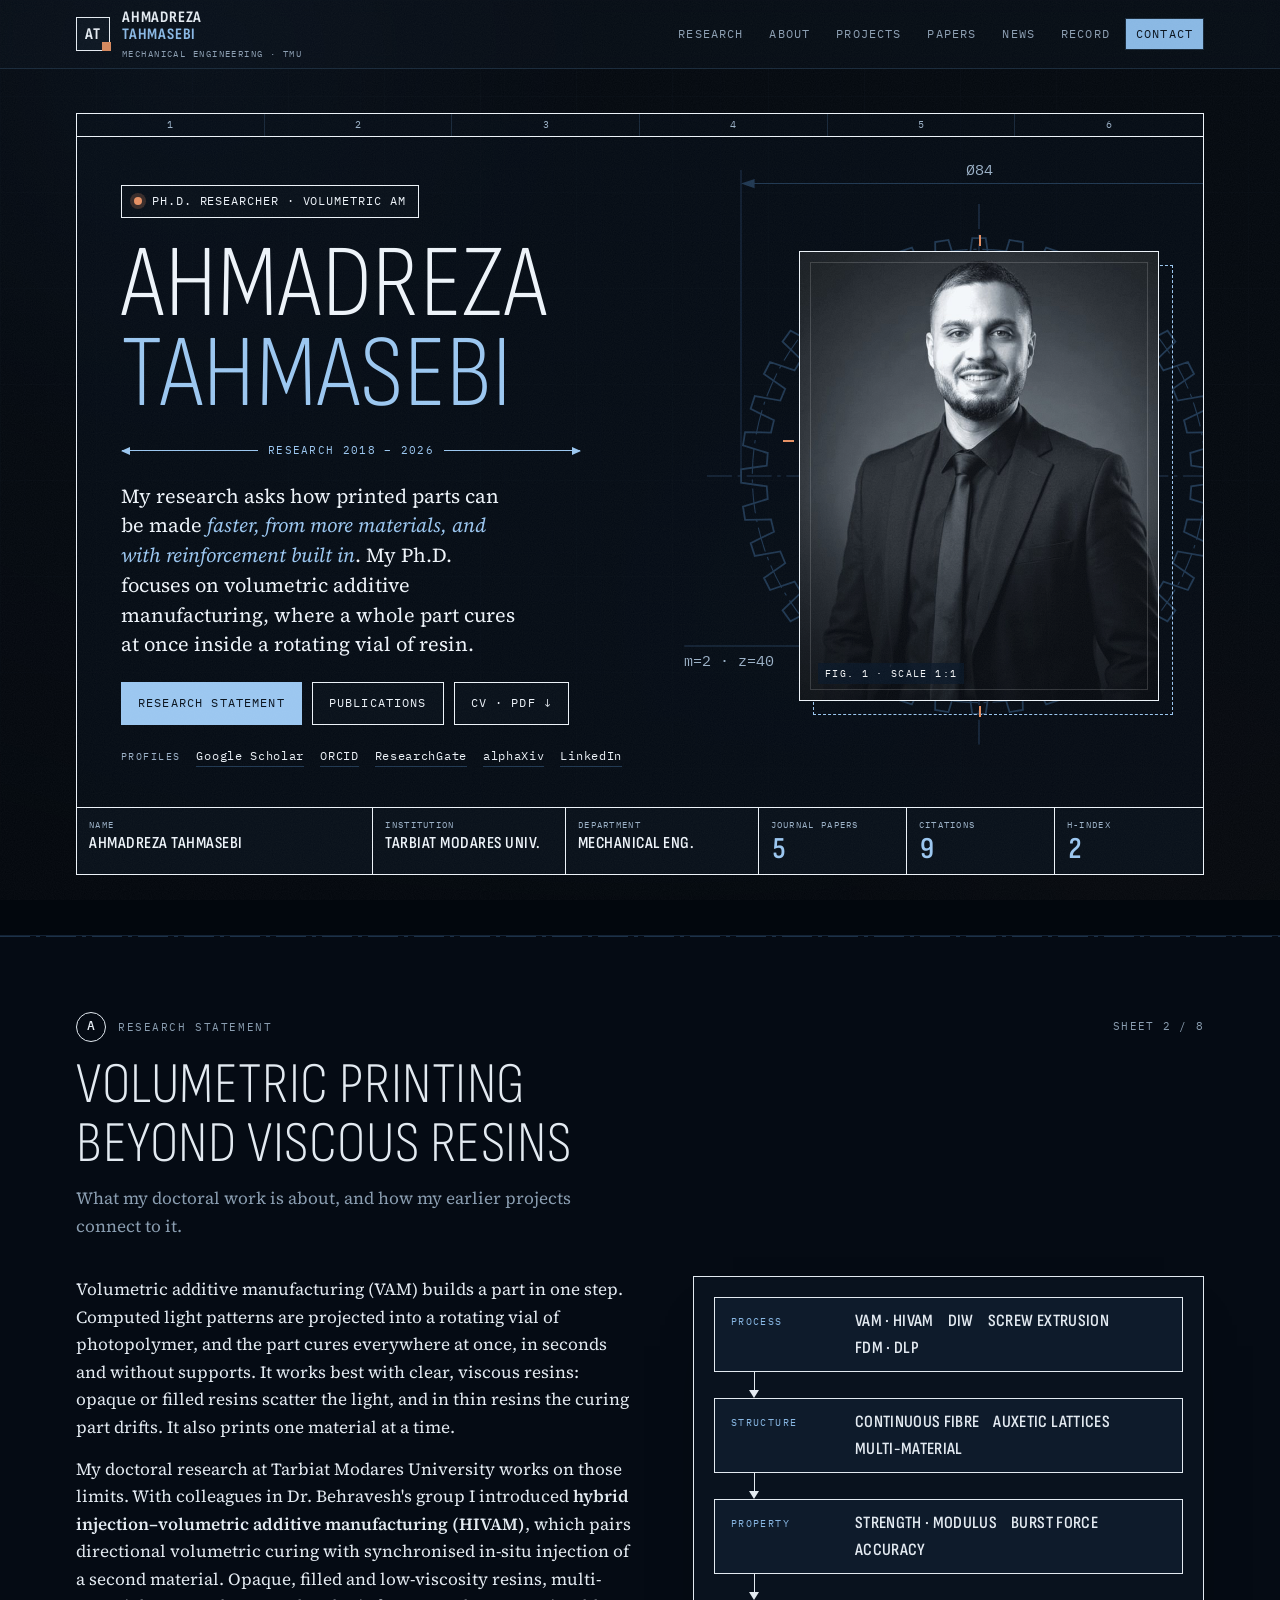
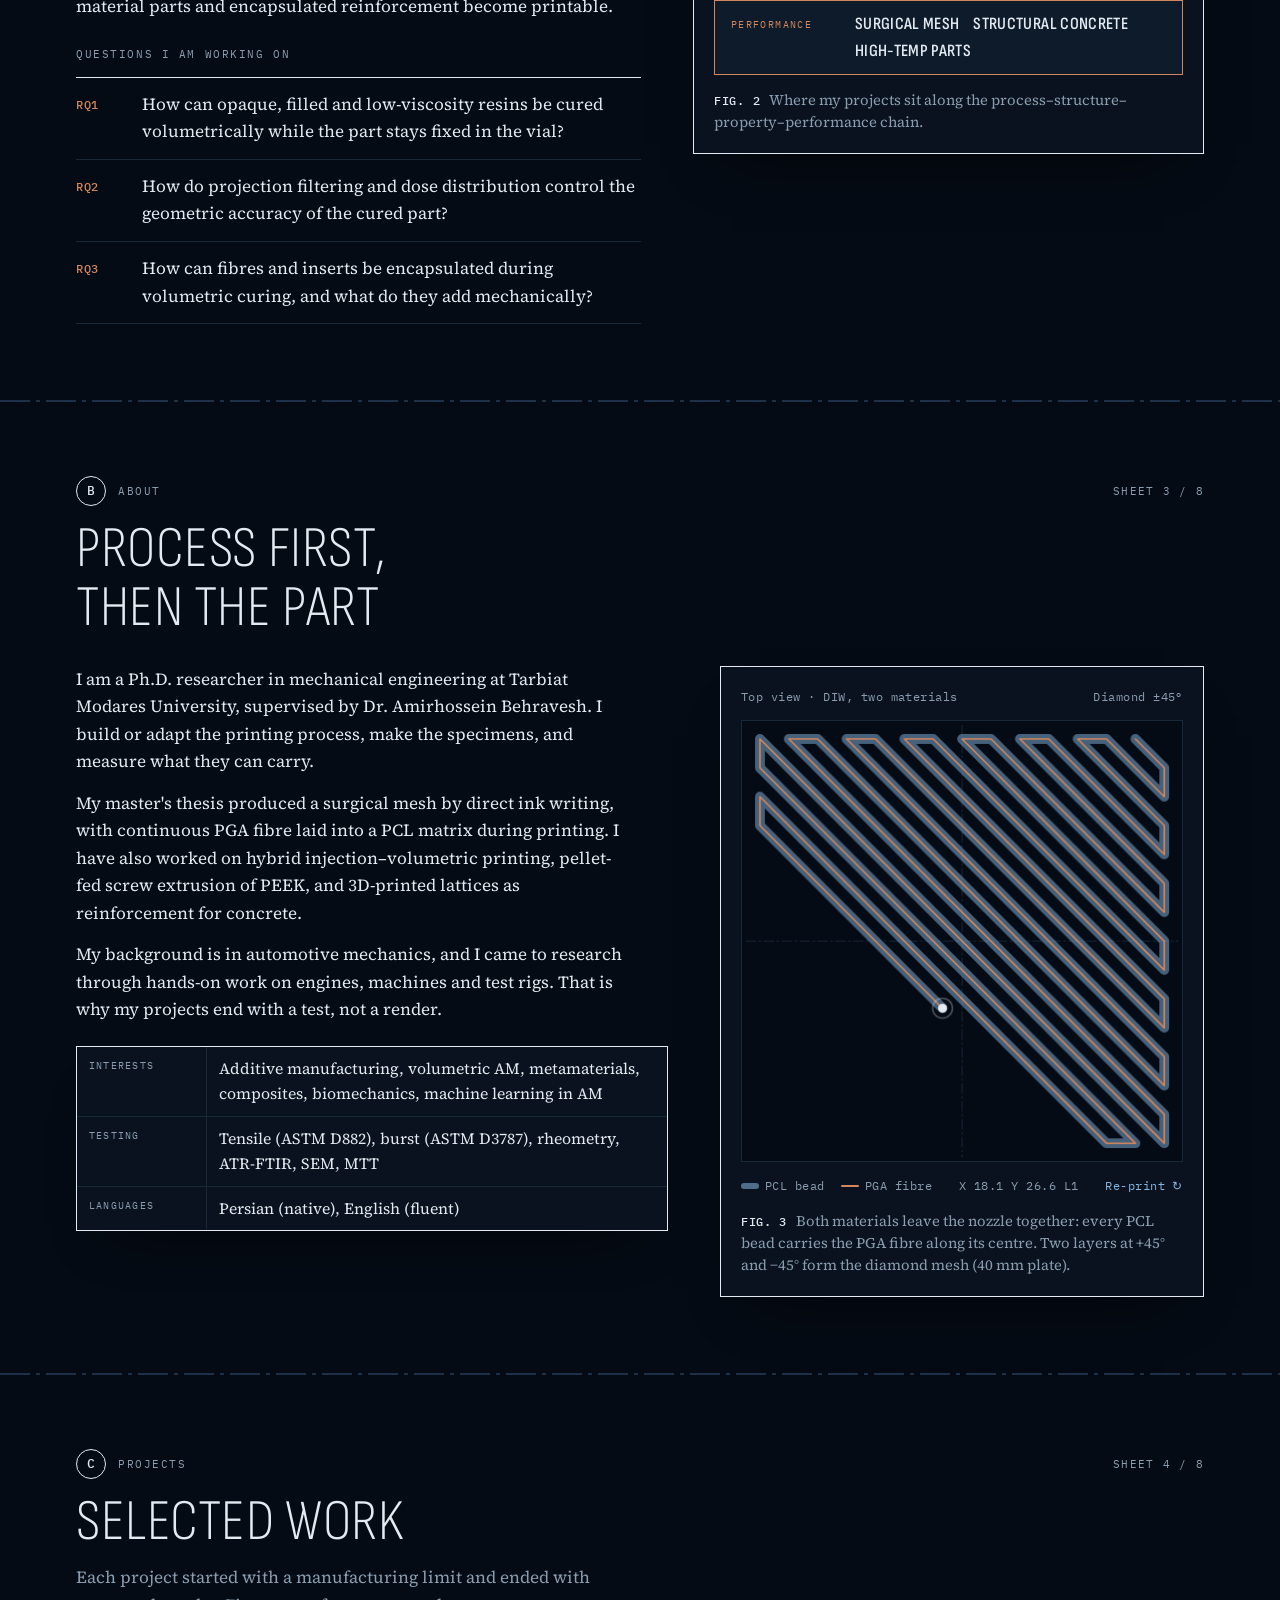
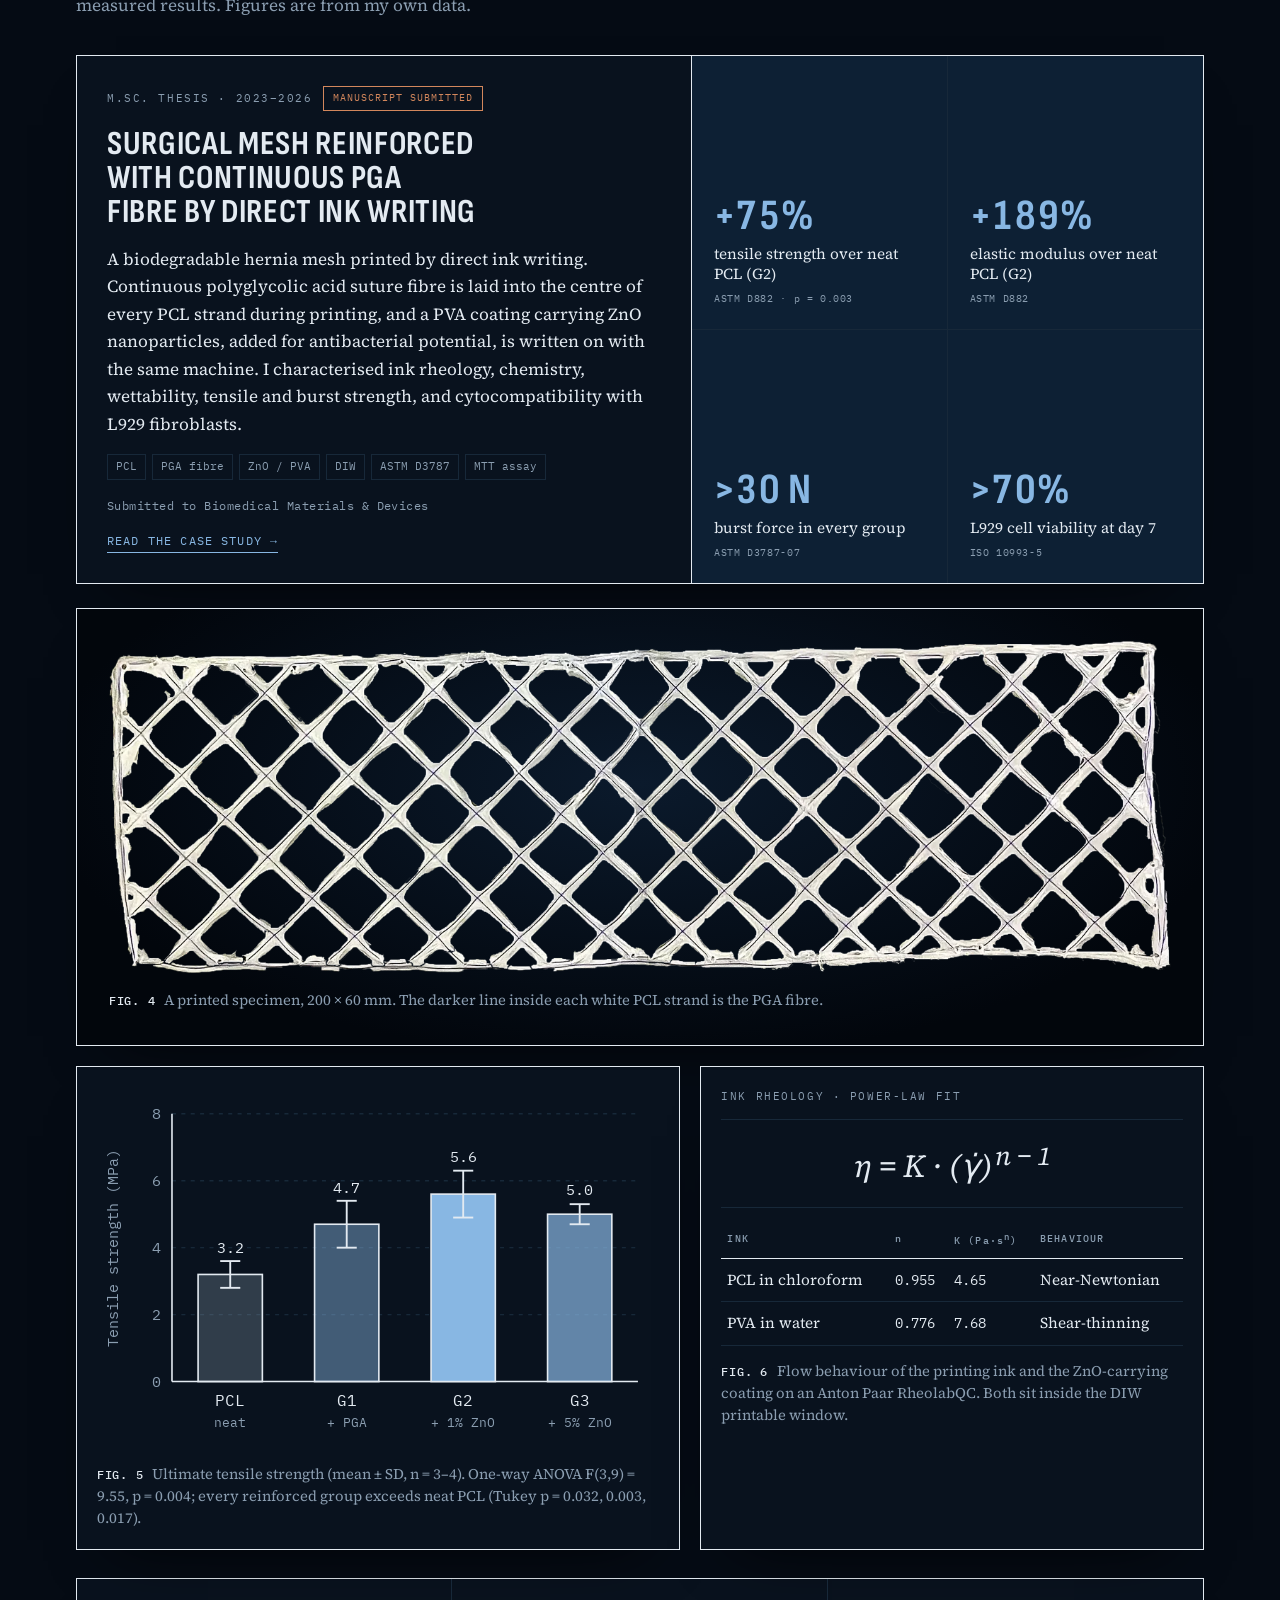
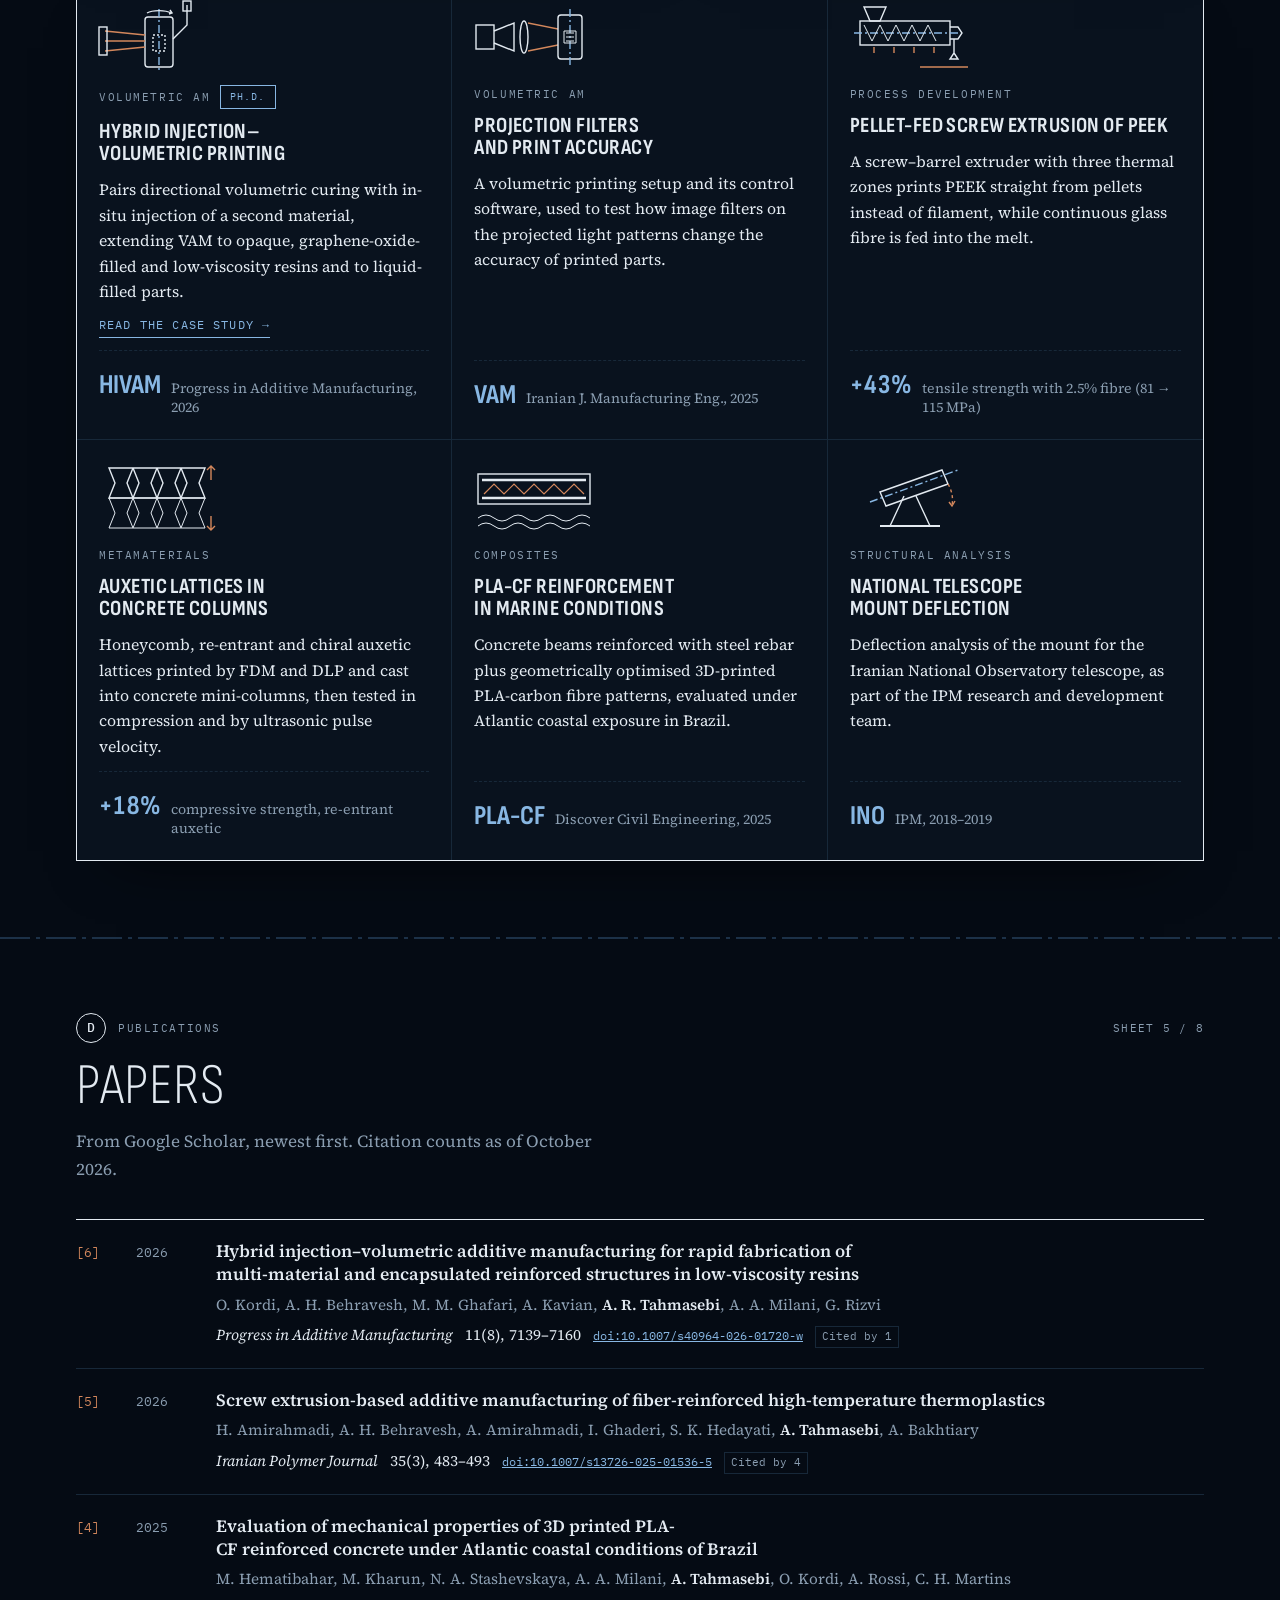
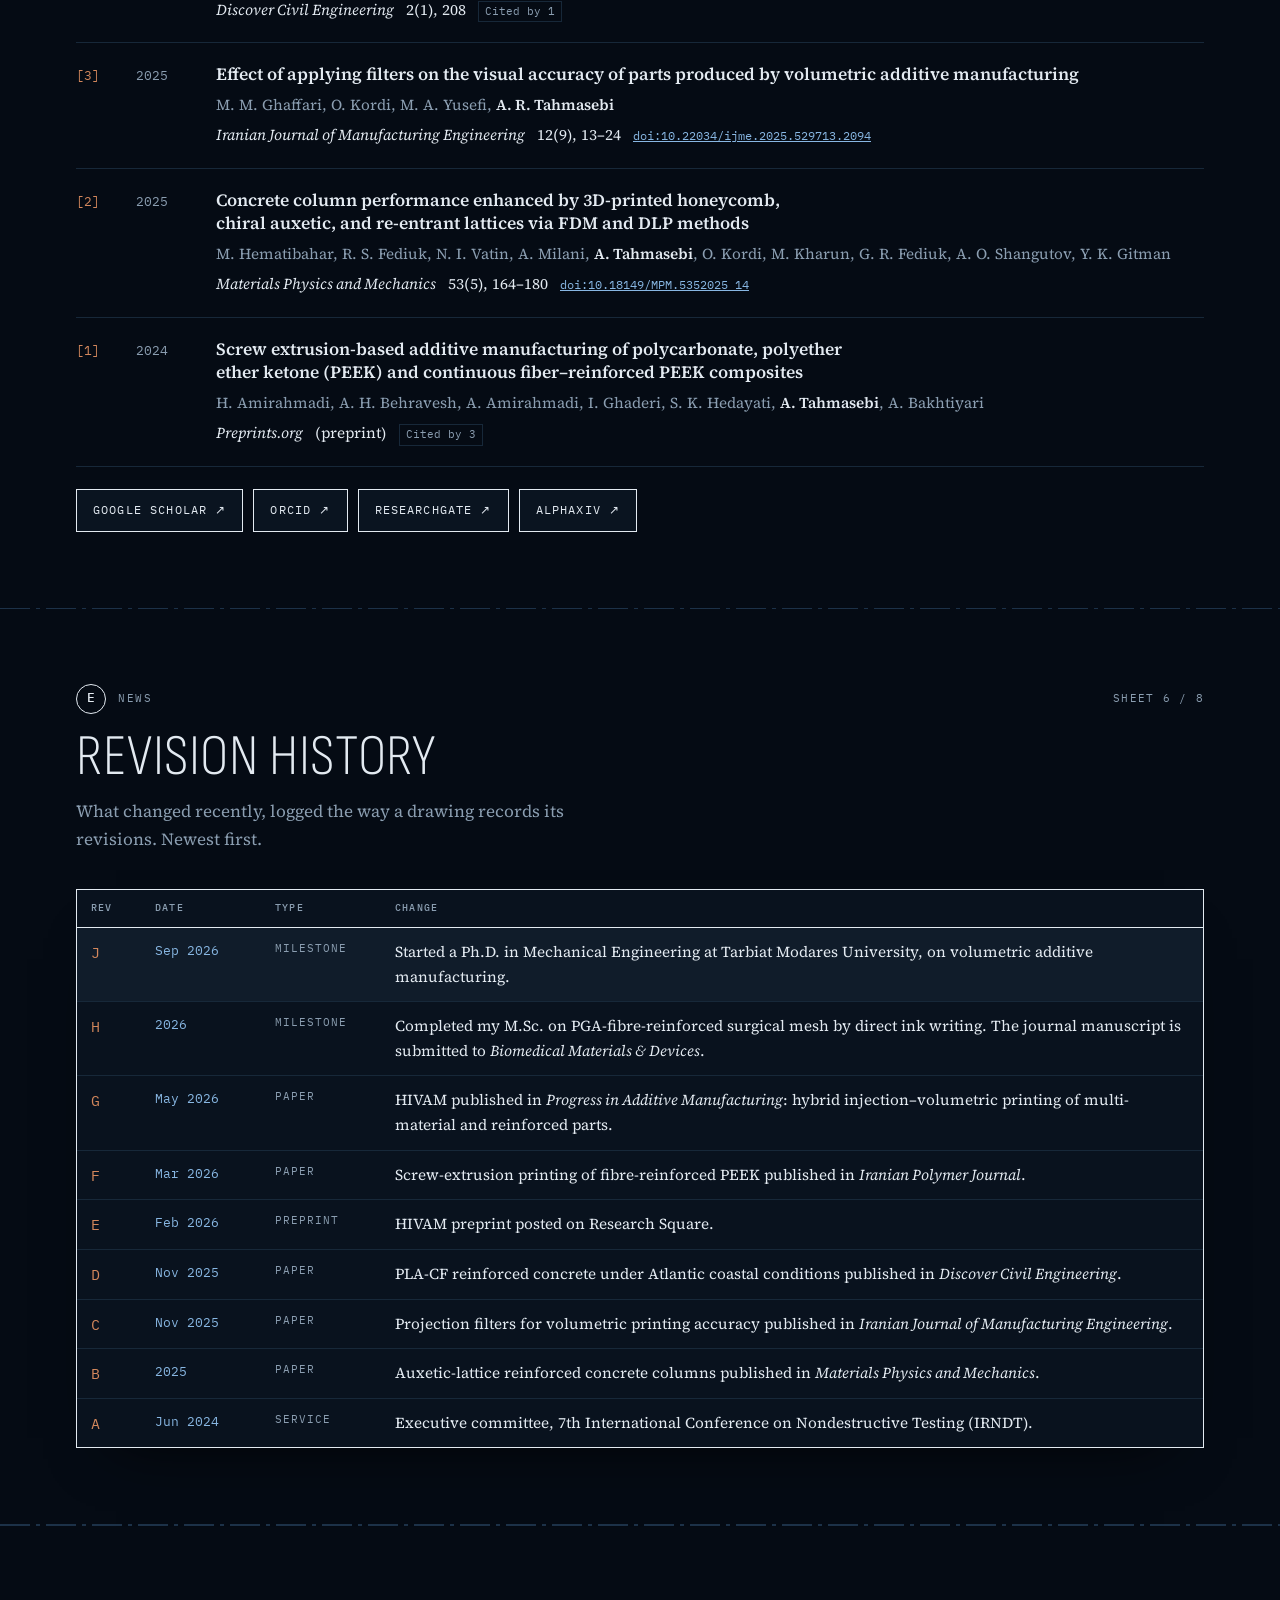
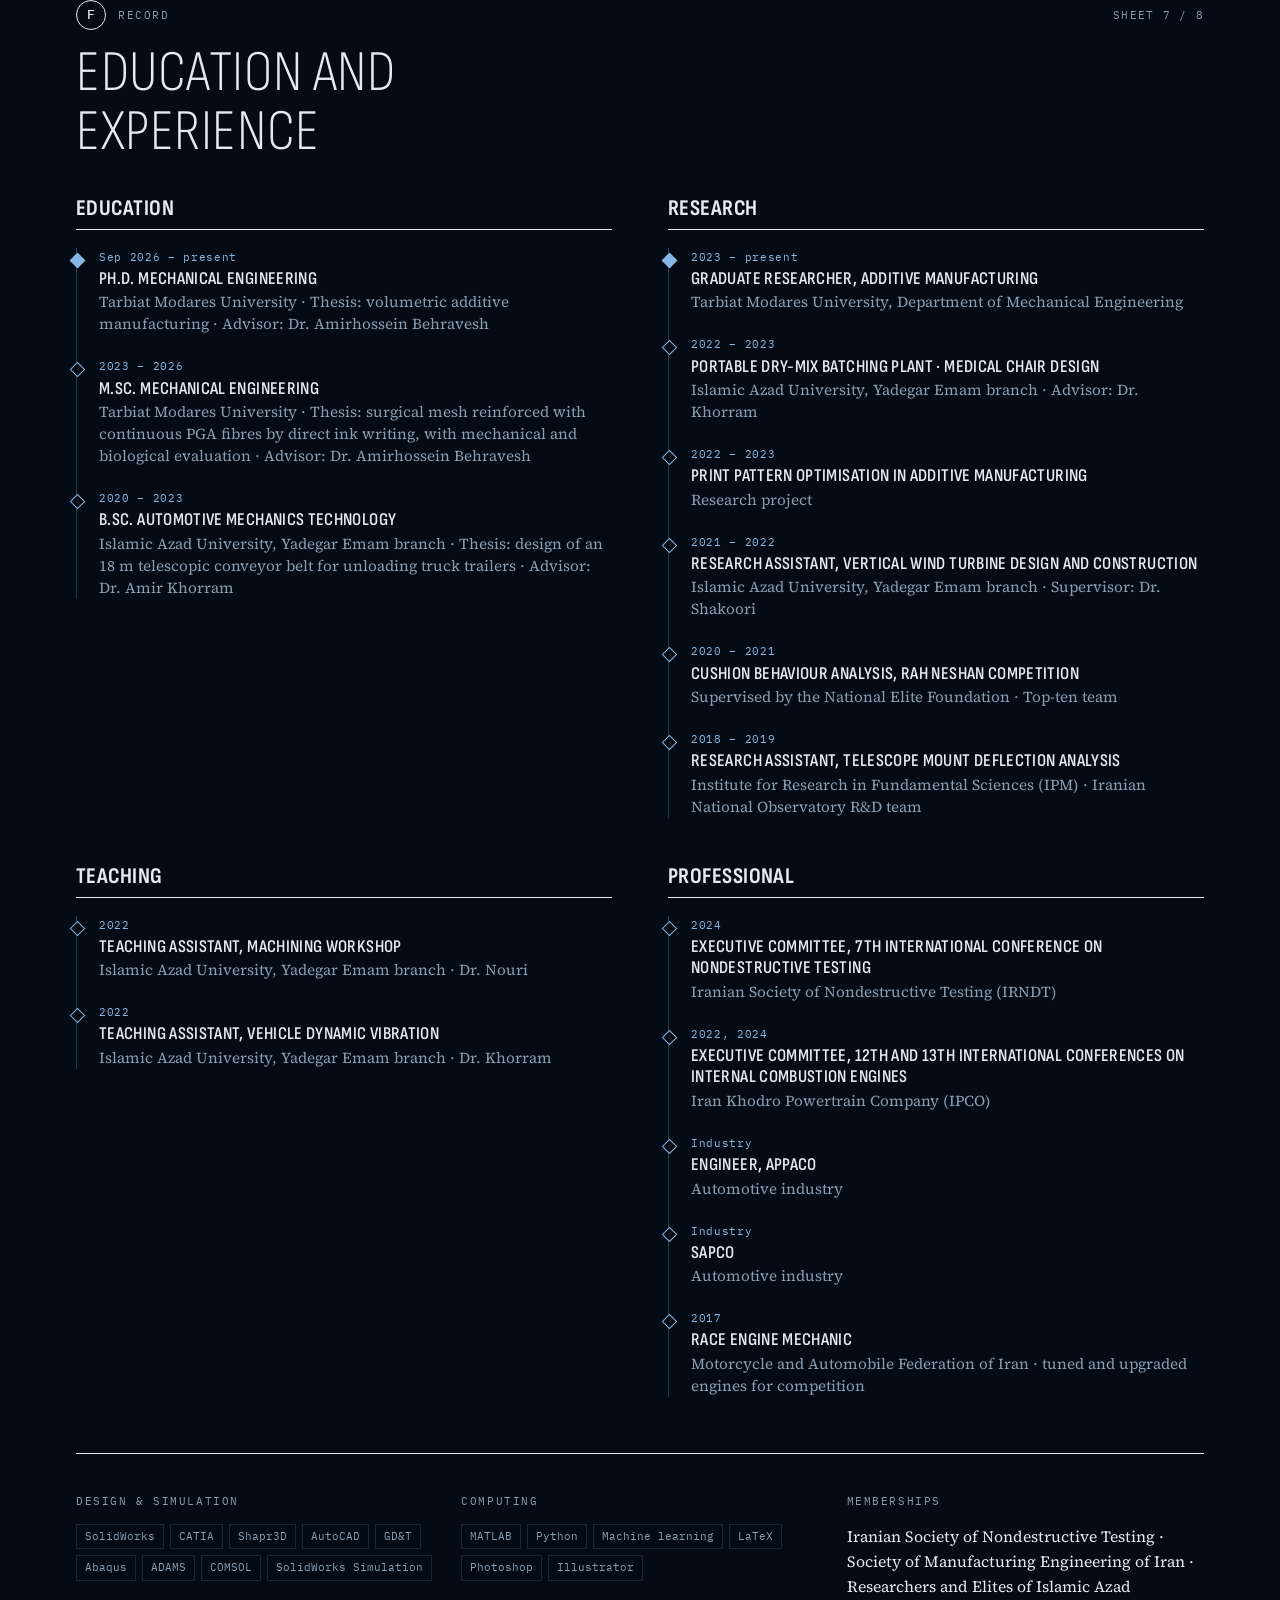
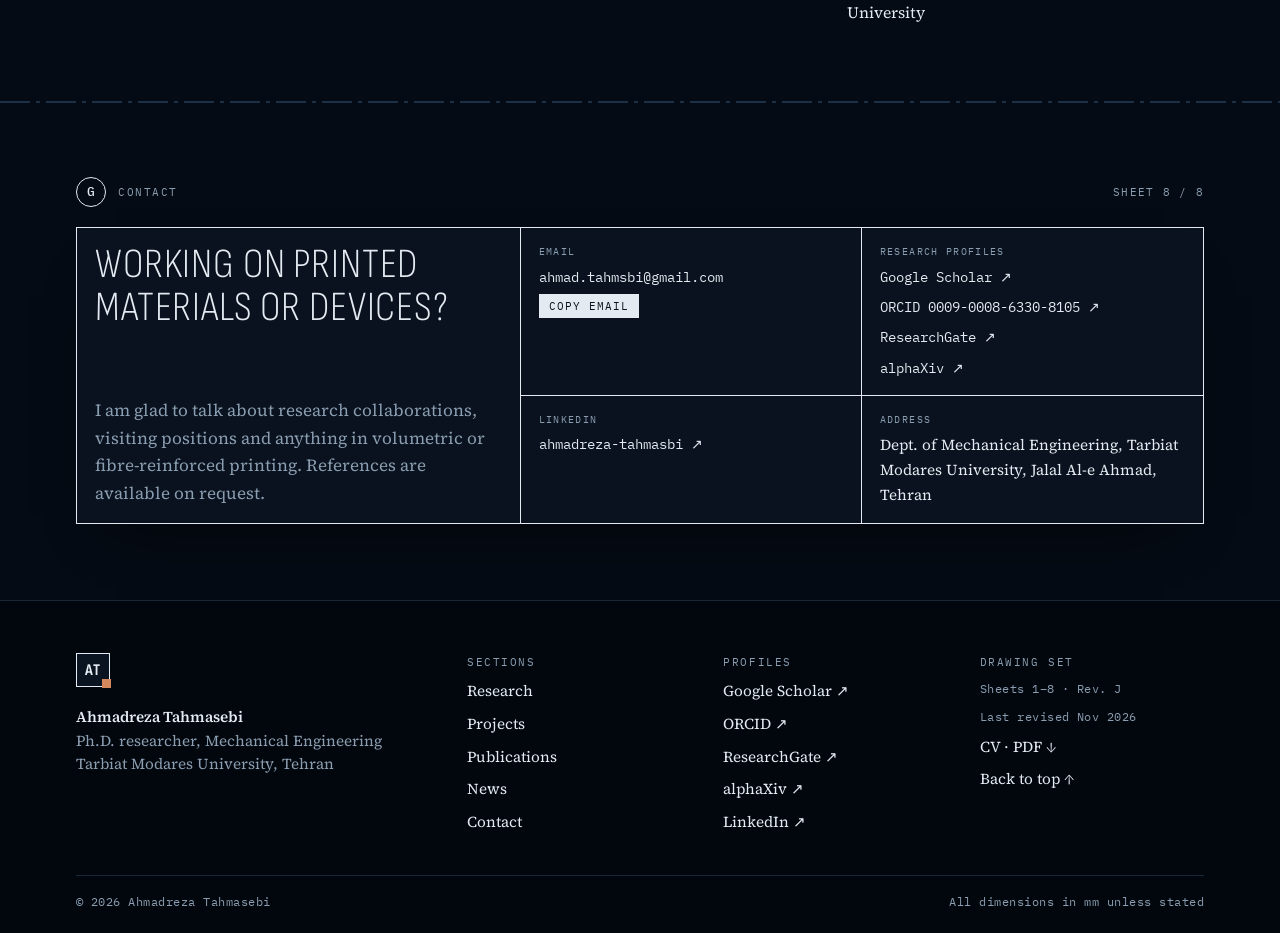
<file: index.html>
<!doctype html>
<html lang="en">
<head>
<meta charset="utf-8">
<meta name="viewport" content="width=device-width, initial-scale=1, viewport-fit=cover">
<title>Ahmadreza Tahmasebi</title>
<meta name="description" content="Ahmadreza Tahmasebi, Ph.D. researcher in mechanical engineering at Tarbiat Modares University: volumetric additive manufacturing, fibre-reinforced biomedical meshes and architected lattices.">
<meta name="theme-color" content="#050B14">
<meta property="og:type" content="profile">
<meta property="og:title" content="Ahmadreza Tahmasebi · Mechanical Engineering Ph.D. researcher">
<meta property="og:description" content="Ahmadreza Tahmasebi, Ph.D. researcher in mechanical engineering at Tarbiat Modares University: volumetric additive manufacturing, fibre-reinforced biomedical meshes and architected lattices.">
<meta property="og:image" content="https://ahmadreza-tahmasbi.github.io/og.png">
<meta property="og:image:width" content="1200">
<meta property="og:image:height" content="630">
<meta property="og:url" content="https://ahmadreza-tahmasbi.github.io/">
<meta name="twitter:card" content="summary_large_image">
<link rel="preload" href="assets/fonts/sofia-sans-condensed-latin-wght-normal.woff2" as="font" type="font/woff2" crossorigin>
<link rel="stylesheet" href="assets/fonts/fonts.css">
<link rel="canonical" href="https://ahmadreza-tahmasbi.github.io/">
<script type="application/ld+json">{"@context": "https://schema.org", "@type": "Person", "name": "Ahmadreza Tahmasebi", "alternateName": ["Ahmadreza Tahmasbi", "Ahmad Reza Tahmasebi"], "jobTitle": "Ph.D. researcher in Mechanical Engineering", "url": "https://ahmadreza-tahmasbi.github.io/", "image": "https://ahmadreza-tahmasbi.github.io/og.png", "affiliation": {"@type": "CollegeOrUniversity", "name": "Tarbiat Modares University", "address": "Tehran, Iran"}, "alumniOf": [{"@type": "CollegeOrUniversity", "name": "Tarbiat Modares University"}, {"@type": "CollegeOrUniversity", "name": "Islamic Azad University"}], "knowsAbout": ["Additive manufacturing", "Volumetric additive manufacturing", "Direct ink writing", "Continuous fibre-reinforced composites", "Mechanical metamaterials", "Biomedical engineering"], "identifier": {"@type": "PropertyValue", "propertyID": "ORCID", "value": "0009-0008-6330-8105"}, "sameAs": ["https://orcid.org/0009-0008-6330-8105", "https://scholar.google.com/citations?user=3OH_9tcAAAAJ", "https://www.researchgate.net/profile/Ahmadreza-Tahmasebi", "https://www.alphaxiv.org/@ahmadreza-tahmasebi", "https://www.linkedin.com/in/ahmadreza-tahmasbi/"]}</script>
<link rel="icon" type="image/png" sizes="32x32" href="assets/icons/favicon-32.png">
<link rel="apple-touch-icon" href="assets/icons/apple-touch-icon.png">
<link rel="stylesheet" href="assets/style.css">
<!-- Visitor stats: create a free site at goatcounter.com, then replace YOURCODE and remove these comment marks.
<script data-goatcounter="https://YOURCODE.goatcounter.com/count" async src="//gc.zgo.at/count.js"></script> -->
</head>
<body>
<div class="ambient" aria-hidden="true"><div class="pool p1"></div><div class="pool p2"></div><div class="pool p3"></div><div class="grid"></div><div class="lit"></div></div>
<div class="vignette" aria-hidden="true"></div>
<div class="grain" aria-hidden="true"></div>
<header class="top">
  <div class="wrap">
    <a class="brand" href="#top"><span class="mark" aria-hidden="true">AT</span><span class="bn">Ahmadreza <em>Tahmasebi</em><small>Mechanical Engineering · TMU</small></span></a>
    <button class="menu-btn" id="menu-btn" type="button" aria-expanded="false" aria-controls="nav-links"><i aria-hidden="true"></i>Menu</button>
    <nav class="links" id="nav-links" aria-label="Sections">
      <a href="#statement">Research</a>
      <a href="#about">About</a>
      <a href="#projects">Projects</a>
      <a href="#publications">Papers</a>
      <a href="#news">News</a>
      <a href="#record">Record</a>
      <a class="cta" href="#contact">Contact</a>
    </nav>
  </div>
  <span class="progress" id="progress" aria-hidden="true"></span>
</header>

<main id="top">
  <section class="hero" id="hero">
    <div class="xh" aria-hidden="true"><i class="v"></i><i class="h"></i><b id="xhl">X 000.0  Y 000.0 mm</b></div>
    <div class="wrap">
      <div class="sheet">
        <div class="zones" aria-hidden="true"><span>1</span><span>2</span><span>3</span><span>4</span><span>5</span><span>6</span></div>
        <div class="sheet-body">
          <div class="hero-text">
            <span class="status"><i></i>Ph.D. researcher · Volumetric AM</span>
            <h1>Ahmadreza <span>Tahmasebi</span></h1>
            <div class="dim" aria-hidden="true"><i class="l"></i><span>RESEARCH 2018 – 2026</span><i class="r"></i></div>
            <p class="lede">My research asks how printed parts can be made <em>faster, from more materials, and with reinforcement built in</em>. My Ph.D. focuses on volumetric additive manufacturing, where a whole part cures at once inside a rotating vial of resin.</p>
            <div class="btns">
              <a class="btn primary" href="#statement">Research statement</a>
              <a class="btn" href="#publications">Publications</a>
              <a class="btn" href="assets/Ahmadreza-Tahmasebi-CV.pdf" target="_blank" rel="noopener">CV · PDF ↓</a>
            </div>
            <div class="profiles"><span>Profiles</span><a href="https://scholar.google.com/citations?user=3OH_9tcAAAAJ&amp;hl=en" target="_blank" rel="noopener">Google Scholar</a><a href="https://orcid.org/0009-0008-6330-8105" target="_blank" rel="noopener">ORCID</a><a href="https://www.researchgate.net/profile/Ahmadreza-Tahmasebi" target="_blank" rel="noopener">ResearchGate</a><a href="https://www.alphaxiv.org/@ahmadreza-tahmasebi" target="_blank" rel="noopener">alphaXiv</a><a href="https://www.linkedin.com/in/ahmadreza-tahmasbi/" target="_blank" rel="noopener">LinkedIn</a></div>
          </div>
          <figure class="portrait">
            <svg class="gear-bg" viewBox="0 0 600 600" aria-hidden="true">
            <g fill="none" stroke="currentColor">
              <g class="rot"><path id="hgear" stroke-width="1.6"/></g>
              <circle cx="300" cy="300" r="200" stroke-width="1" stroke-dasharray="22 5 3 5"/>
              <circle cx="300" cy="300" r="50" stroke-width="1.6"/>
              <path d="M290 250 h20 v-12 h-20z" stroke-width="1.4"/>
              <line x1="60" y1="300" x2="540" y2="300" stroke-width="1" stroke-dasharray="22 5 3 5"/>
              <line x1="300" y1="60" x2="300" y2="540" stroke-width="1" stroke-dasharray="22 5 3 5"/>
              <line x1="90" y1="300" x2="90" y2="30" stroke-width=".8"/>
              <line x1="510" y1="300" x2="510" y2="30" stroke-width=".8"/>
              <line x1="96" y1="42" x2="504" y2="42" stroke-width=".9"/>
              <path d="M90 42 l12 -4 v8z M510 42 l-12 -4 v8z" fill="currentColor" stroke="none"/>
              <line x1="265" y1="335" x2="150" y2="450" stroke-width=".9"/><line x1="150" y1="450" x2="40" y2="450" stroke-width=".9"/>
            </g>
            <text x="300" y="34" text-anchor="middle">Ø84</text>
            <text x="40" y="468">m=2 · z=40</text>
          </svg>
            <div class="photo" role="img" aria-label="Portrait of Ahmadreza Tahmasebi"><span class="figlabel">FIG. 1 · SCALE 1:1</span></div>
            <span class="cm v"></span><span class="cm v2"></span><span class="cm h"></span>
          </figure>
        </div>
        <div class="tblock">
          <div><small>Name</small><b>Ahmadreza Tahmasebi</b></div>
          <div><small>Institution</small><b>Tarbiat Modares Univ.</b></div>
          <div><small>Department</small><b>Mechanical Eng.</b></div>
          <div class="num"><small>Journal papers</small><b>5</b></div>
          <div class="num"><small>Citations</small><b>9</b></div>
          <div class="num"><small>h-index</small><b>2</b></div>
        </div>
      </div>
    </div>
  </section>

  <section class="block" id="statement">
    <div class="wrap">
      <div class="sh"><i class="balloon">A</i><span class="label">Research statement</span><span class="sheetno">Sheet 2 / 8</span></div>
      <h2 class="sec-title">Volumetric printing beyond viscous resins</h2>
      <p class="sec-sub">What my doctoral work is about, and how my earlier projects connect to it.</p>
      <div class="statement">
        <div class="st-text">
          <p>Volumetric additive manufacturing (VAM) builds a part in one step. Computed light patterns are projected into a rotating vial of photopolymer, and the part cures everywhere at once, in seconds and without supports. It works best with clear, viscous resins: opaque or filled resins scatter the light, and in thin resins the curing part drifts. It also prints one material at a time.</p>
          <p>My doctoral research at Tarbiat Modares University works on those limits. With colleagues in Dr. Behravesh's group I introduced <strong>hybrid injection–volumetric additive manufacturing (HIVAM)</strong>, which pairs directional volumetric curing with synchronised in-situ injection of a second material. Opaque, filled and low-viscosity resins, multi-material parts and encapsulated reinforcement become printable.</p>
          <p class="label" style="margin-top:24px">Questions I am working on</p>
          <ol class="rq">
            <li><b>RQ1</b><span>How can opaque, filled and low-viscosity resins be cured volumetrically while the part stays fixed in the vial?</span></li>
            <li><b>RQ2</b><span>How do projection filtering and dose distribution control the geometric accuracy of the cured part?</span></li>
            <li><b>RQ3</b><span>How can fibres and inserts be encapsulated during volumetric curing, and what do they add mechanically?</span></li>
          </ol>
        </div>
        <figure class="fig">
          <div class="chain">
            <div class="node"><small>Process</small><div><b>VAM · HIVAM</b><b>DIW</b><b>Screw extrusion</b><b>FDM · DLP</b></div></div>
            <div class="arrow" aria-hidden="true"></div>
            <div class="node"><small>Structure</small><div><b>Continuous fibre</b><b>Auxetic lattices</b><b>Multi-material</b></div></div>
            <div class="arrow" aria-hidden="true"></div>
            <div class="node"><small>Property</small><div><b>Strength · modulus</b><b>Burst force</b><b>Accuracy</b></div></div>
            <div class="arrow" aria-hidden="true"></div>
            <div class="node hot"><small>Performance</small><div><b>Surgical mesh</b><b>Structural concrete</b><b>High-temp parts</b></div></div>
          </div>
          <figcaption><b>FIG. 2</b> Where my projects sit along the process–structure–property–performance chain.</figcaption>
        </figure>
      </div>
    </div>
  </section>

  <section class="block" id="about">
    <div class="wrap">
      <div class="sh"><i class="balloon">B</i><span class="label">About</span><span class="sheetno">Sheet 3 / 8</span></div>
      <h2 class="sec-title">Process first, then the part</h2>
      <div class="about" style="margin-top:28px">
        <div>
          <p>I am a Ph.D. researcher in mechanical engineering at Tarbiat Modares University, supervised by Dr. Amirhossein Behravesh. I build or adapt the printing process, make the specimens, and measure what they can carry.</p>
          <p>My master's thesis produced a surgical mesh by direct ink writing, with continuous PGA fibre laid into a PCL matrix during printing. I have also worked on hybrid injection–volumetric printing, pellet-fed screw extrusion of PEEK, and 3D-printed lattices as reinforcement for concrete.</p>
          <p>My background is in automotive mechanics, and I came to research through hands-on work on engines, machines and test rigs. That is why my projects end with a test, not a render.</p>
          <dl class="spec">
            <div><dt>Interests</dt><dd>Additive manufacturing, volumetric AM, metamaterials, composites, biomechanics, machine learning in AM</dd></div>
            <div><dt>Testing</dt><dd>Tensile (ASTM D882), burst (ASTM D3787), rheometry, ATR-FTIR, SEM, MTT</dd></div>
            <div><dt>Languages</dt><dd>Persian (native), English (fluent)</dd></div>
          </dl>
        </div>
        <figure class="fig plate">
          <div class="plate-head mono"><span>Top view · DIW, two materials</span><span>Diamond ±45°</span></div>
          <canvas id="bed" aria-hidden="true"></canvas>
          <div class="plate-foot mono"><span class="legend"><i class="lg-pcl"></i>PCL bead <i class="lg-pga"></i>PGA fibre</span><span class="dro" id="dro">X 00.0 Y 00.0 L1</span><button class="replay mono" id="replay" type="button">Re-print ↻</button></div>
          <figcaption><b>FIG. 3</b> Both materials leave the nozzle together: every PCL bead carries the PGA fibre along its centre. Two layers at +45° and −45° form the diamond mesh (40 mm plate).</figcaption>
        </figure>
      </div>
    </div>
  </section>

  <section class="block" id="projects">
    <div class="wrap">
      <div class="sh"><i class="balloon">C</i><span class="label">Projects</span><span class="sheetno">Sheet 4 / 8</span></div>
      <h2 class="sec-title">Selected work</h2>
      <p class="sec-sub">Each project started with a manufacturing limit and ended with measured results. Figures are from my own data.</p>

      <article class="feature">
        <div class="body">
          <div class="tagrow"><span class="label">M.Sc. thesis · 2023–2026</span><span class="pill">Manuscript submitted</span></div>
          <h3>Surgical mesh reinforced with continuous PGA fibre by direct ink writing</h3>
          <p>A biodegradable hernia mesh printed by direct ink writing. Continuous polyglycolic acid suture fibre is laid into the centre of every PCL strand during printing, and a PVA coating carrying ZnO nanoparticles, added for antibacterial potential, is written on with the same machine. I characterised ink rheology, chemistry, wettability, tensile and burst strength, and cytocompatibility with L929 fibroblasts.</p>
          <div class="chips"><span class="chip">PCL</span><span class="chip">PGA fibre</span><span class="chip">ZnO / PVA</span><span class="chip">DIW</span><span class="chip">ASTM D3787</span><span class="chip">MTT assay</span></div>
          <p class="mono" style="color:var(--muted)">Submitted to Biomedical Materials &amp; Devices</p>
          <a class="case" href="work/hernia-mesh.html">Read the case study →</a>
        </div>
        <div class="kpis">
          <div class="kpi"><b>+75%</b><span>tensile strength over neat PCL (G2)</span><small>ASTM D882 · p = 0.003</small></div>
          <div class="kpi"><b>+189%</b><span>elastic modulus over neat PCL (G2)</span><small>ASTM D882</small></div>
          <div class="kpi"><b>&gt;30 N</b><span>burst force in every group</span><small>ASTM D3787-07</small></div>
          <div class="kpi"><b>&gt;70%</b><span>L929 cell viability at day 7</span><small>ISO 10993-5</small></div>
        </div>
      </article>

      <figure class="mesh-fig">
        <img src="assets/img/mesh.webp" alt="A printed mesh specimen with the PGA fibre visible as a dark line inside every strand" width="1500" height="469" loading="lazy">
        <figcaption><b>FIG. 4</b> A printed specimen, 200 × 60 mm. The darker line inside each white PCL strand is the PGA fibre.</figcaption>
      </figure>

      <div class="figrow">
        <figure class="fig">
          <svg class="chart" viewBox="0 0 420 270" role="img" aria-label="Ultimate tensile strength: PCL 3.2, G1 4.7, G2 5.6, G3 5.0 MPa">
            <g class="ax">
              <g class="grid"><line x1="56" y1="170" x2="404" y2="170"/><line x1="56" y1="120" x2="404" y2="120"/><line x1="56" y1="70" x2="404" y2="70"/><line x1="56" y1="20" x2="404" y2="20"/></g>
              <line x1="56" y1="20" x2="56" y2="220"/><line x1="56" y1="220" x2="404" y2="220"/>
              <text x="48" y="224" text-anchor="end">0</text><text x="48" y="174" text-anchor="end">2</text><text x="48" y="124" text-anchor="end">4</text><text x="48" y="74" text-anchor="end">6</text><text x="48" y="24" text-anchor="end">8</text>
              <text x="16" y="120" text-anchor="middle" transform="rotate(-90 16 120)">Tensile strength (MPa)</text>
            </g>
            <rect class="bar b0" x="75.5" y="140" width="48" height="80"/>
            <rect class="bar b1" x="162.5" y="102.5" width="48" height="117.5"/>
            <rect class="bar b3" x="249.5" y="80" width="48" height="140"/>
            <rect class="bar b2" x="336.5" y="95" width="48" height="125"/>
            <g class="err">
              <line x1="99.5" y1="130" x2="99.5" y2="150"/><line x1="92" y1="130" x2="107" y2="130"/><line x1="92" y1="150" x2="107" y2="150"/>
              <line x1="186.5" y1="85" x2="186.5" y2="120"/><line x1="179" y1="85" x2="194" y2="85"/><line x1="179" y1="120" x2="194" y2="120"/>
              <line x1="273.5" y1="62.5" x2="273.5" y2="97.5"/><line x1="266" y1="62.5" x2="281" y2="62.5"/><line x1="266" y1="97.5" x2="281" y2="97.5"/>
              <line x1="360.5" y1="87.5" x2="360.5" y2="102.5"/><line x1="353" y1="87.5" x2="368" y2="87.5"/><line x1="353" y1="102.5" x2="368" y2="102.5"/>
            </g>
            <g class="vl"><text x="99.5" y="124" text-anchor="middle">3.2</text><text x="186.5" y="79" text-anchor="middle">4.7</text><text x="273.5" y="56" text-anchor="middle">5.6</text><text x="360.5" y="81" text-anchor="middle">5.0</text></g>
            <g class="xl">
              <text x="99.5" y="238" text-anchor="middle">PCL</text><text x="186.5" y="238" text-anchor="middle">G1</text><text x="273.5" y="238" text-anchor="middle">G2</text><text x="360.5" y="238" text-anchor="middle">G3</text>
              <text x="99.5" y="254" text-anchor="middle" class="sm">neat</text><text x="186.5" y="254" text-anchor="middle" class="sm">+ PGA</text><text x="273.5" y="254" text-anchor="middle" class="sm">+ 1% ZnO</text><text x="360.5" y="254" text-anchor="middle" class="sm">+ 5% ZnO</text>
            </g>
          </svg>
          <figcaption><b>FIG. 5</b> Ultimate tensile strength (mean ± SD, n = 3–4). One-way ANOVA F(3,9) = 9.55, p = 0.004; every reinforced group exceeds neat PCL (Tukey p = 0.032, 0.003, 0.017).</figcaption>
        </figure>
        <figure class="fig">
          <p class="label">Ink rheology · power-law fit</p>
          <div class="formula">η = K · (γ̇)<sup>n − 1</sup></div>
          <div class="tbl-wrap"><table>
            <thead><tr><th>Ink</th><th style="text-transform:none">n</th><th style="text-transform:none">K (Pa·s<sup>n</sup>)</th><th>Behaviour</th></tr></thead>
            <tbody>
              <tr><td>PCL in chloroform</td><td class="n">0.955</td><td class="n">4.65</td><td>Near-Newtonian</td></tr>
              <tr><td>PVA in water</td><td class="n">0.776</td><td class="n">7.68</td><td>Shear-thinning</td></tr>
            </tbody>
          </table></div>
          <figcaption><b>FIG. 6</b> Flow behaviour of the printing ink and the ZnO-carrying coating on an Anton Paar RheolabQC. Both sit inside the DIW printable window.</figcaption>
        </figure>
      </div>

      <div class="projects">
        <article class="proj">
          <svg class="ico" viewBox="0 0 120 72" fill="none" stroke="currentColor" stroke-width="1.4" aria-hidden="true">
            <rect x="46" y="16" width="28" height="50" rx="3"/><line class="cl" x1="60" y1="8" x2="60" y2="70"/>
            <path d="M48 12 a14 5 0 0 1 24 0" /><path d="M71 9 l2 3 -3 1" />
            <line class="acc" x1="6" y1="30" x2="46" y2="34"/><line class="acc" x1="6" y1="40" x2="46" y2="40"/><line class="acc" x1="6" y1="50" x2="46" y2="46"/>
            <rect x="0" y="26" width="8" height="28"/>
            <path d="M88 4 v20 l-14 14"/><rect x="84" y="0" width="8" height="10"/>
            <rect x="54" y="34" width="12" height="16" stroke-dasharray="2 2"/>
          </svg>
          <div class="tagrow"><span class="label">Volumetric AM</span><span class="pill blue">Ph.D.</span></div>
          <h3>Hybrid injection–volumetric printing</h3>
          <p>Pairs directional volumetric curing with in-situ injection of a second material, extending VAM to opaque, graphene-oxide-filled and low-viscosity resins and to liquid-filled parts.</p>
          <a class="case" href="work/hivam.html">Read the case study →</a>
          <div class="result"><b>HIVAM</b><span>Progress in Additive Manufacturing, 2026</span></div>
        </article>
        <article class="proj">
          <svg class="ico" viewBox="0 0 120 72" fill="none" stroke="currentColor" stroke-width="1.4" aria-hidden="true">
            <rect x="2" y="24" width="18" height="24"/><path d="M20 30 L40 22 V50 L20 42"/>
            <ellipse cx="50" cy="36" rx="4" ry="16"/>
            <line class="acc" x1="54" y1="22" x2="84" y2="28"/><line class="acc" x1="54" y1="50" x2="84" y2="44"/>
            <rect x="84" y="14" width="24" height="44" rx="3"/><line class="cl" x1="96" y1="8" x2="96" y2="64"/>
            <path d="M90 30 h12 v12 h-12z M92 32 h8 M92 36 h8 M92 40 h8" stroke-width="1"/>
          </svg>
          <span class="label">Volumetric AM</span>
          <h3>Projection filters and print accuracy</h3>
          <p>A volumetric printing setup and its control software, used to test how image filters on the projected light patterns change the accuracy of printed parts.</p>
          <div class="result"><b>VAM</b><span>Iranian J. Manufacturing Eng., 2025</span></div>
        </article>
        <article class="proj">
          <svg class="ico" viewBox="0 0 120 72" fill="none" stroke="currentColor" stroke-width="1.4" aria-hidden="true">
            <path d="M14 6 h22 l-6 14 h-10z"/>
            <rect x="10" y="20" width="90" height="24"/>
            <line class="cl" x1="4" y1="32" x2="112" y2="32"/>
            <path d="M14 24 l8 16 l8 -16 l8 16 l8 -16 l8 16 l8 -16 l8 16 l8 -16 l8 16" stroke-width="1"/>
            <path d="M100 26 h8 l4 6 l-4 6 h-8"/>
            <path class="acc" d="M24 46 v6 M44 46 v6 M64 46 v6 M84 46 v6" />
            <path d="M104 38 v14 l-4 6 h8 l-4 -6"/>
            <line class="acc" x1="70" y1="66" x2="118" y2="66"/>
          </svg>
          <span class="label">Process development</span>
          <h3>Pellet-fed screw extrusion of PEEK</h3>
          <p>A screw–barrel extruder with three thermal zones prints PEEK straight from pellets instead of filament, while continuous glass fibre is fed into the melt.</p>
          <div class="result"><b>+43%</b><span>tensile strength with 2.5% fibre (81 → 115 MPa)</span></div>
        </article>
        <article class="proj">
          <svg class="ico" viewBox="0 0 120 72" fill="none" stroke="currentColor" stroke-width="1.4" aria-hidden="true">
            <path d="M10 6 h24 l-6 15 l6 15 h-24 l6 -15z M34 6 h24 l-6 15 l6 15 h-24 l6 -15z M58 6 h24 l-6 15 l6 15 h-24 l6 -15z M82 6 h24 l-6 15 l6 15 h-24 l6 -15z"/>
            <path d="M10 36 h24 l-6 15 l6 15 h-24 l6 -15z M34 36 h24 l-6 15 l6 15 h-24 l6 -15z M58 36 h24 l-6 15 l6 15 h-24 l6 -15z M82 36 h24 l-6 15 l6 15 h-24 l6 -15z" stroke-width="1"/>
            <path class="acc" d="M112 18 v-14 M108 8 l4 -4 4 4 M112 54 v14 M108 64 l4 4 4 -4"/>
          </svg>
          <span class="label">Metamaterials</span>
          <h3>Auxetic lattices in concrete columns</h3>
          <p>Honeycomb, re-entrant and chiral auxetic lattices printed by FDM and DLP and cast into concrete mini-columns, then tested in compression and by ultrasonic pulse velocity.</p>
          <div class="result"><b>+18%</b><span>compressive strength, re-entrant auxetic</span></div>
        </article>
        <article class="proj">
          <svg class="ico" viewBox="0 0 120 72" fill="none" stroke="currentColor" stroke-width="1.4" aria-hidden="true">
            <rect x="4" y="12" width="112" height="30"/>
            <line x1="8" y1="36" x2="112" y2="36" stroke-width="2.4"/><line x1="8" y1="18" x2="112" y2="18" stroke-width="2.4"/>
            <path class="acc" d="M10 32 l10 -10 l10 10 l10 -10 l10 10 l10 -10 l10 10 l10 -10 l10 10 l10 -10 l10 10" stroke-width="1.2"/>
            <path d="M4 56 q8 -6 16 0 t16 0 t16 0 t16 0 t16 0 t16 0 t16 0" stroke-width="1"/>
            <path d="M4 64 q8 -6 16 0 t16 0 t16 0 t16 0 t16 0 t16 0 t16 0" stroke-width="1"/>
          </svg>
          <span class="label">Composites</span>
          <h3>PLA-CF reinforcement in marine conditions</h3>
          <p>Concrete beams reinforced with steel rebar plus geometrically optimised 3D-printed PLA-carbon fibre patterns, evaluated under Atlantic coastal exposure in Brazil.</p>
          <div class="result"><b>PLA-CF</b><span>Discover Civil Engineering, 2025</span></div>
        </article>
        <article class="proj">
          <svg class="ico" viewBox="0 0 120 72" fill="none" stroke="currentColor" stroke-width="1.4" aria-hidden="true">
            <path d="M30 30 L92 8 L98 22 L36 44 Z"/>
            <line class="cl" x1="20" y1="40" x2="108" y2="8"/>
            <path d="M54 34 l-14 30 h40 l-14 -30"/>
            <line x1="30" y1="64" x2="90" y2="64" stroke-width="2"/>
            <path class="acc" d="M98 22 q6 10 4 22" stroke-dasharray="3 3"/><path class="acc" d="M99 40 l3 4 l3 -5"/>
          </svg>
          <span class="label">Structural analysis</span>
          <h3>National telescope mount deflection</h3>
          <p>Deflection analysis of the mount for the Iranian National Observatory telescope, as part of the IPM research and development team.</p>
          <div class="result"><b>INO</b><span>IPM, 2018–2019</span></div>
        </article>
      </div>
    </div>
  </section>

  <section class="block" id="publications">
    <div class="wrap">
      <div class="sh"><i class="balloon">D</i><span class="label">Publications</span><span class="sheetno">Sheet 5 / 8</span></div>
      <h2 class="sec-title">Papers</h2>
      <p class="sec-sub">From Google Scholar, newest first. Citation counts as of October 2026.</p>
      <ol class="pubs">
        <li class="pub"><span class="ref">[6]</span><span class="yr">2026</span><div>
          <h3><a href="https://doi.org/10.1007/s40964-026-01720-w" target="_blank" rel="noopener">Hybrid injection–volumetric additive manufacturing for rapid fabrication of multi-material and encapsulated reinforced structures in low-viscosity resins</a></h3>
          <p class="auth">O. Kordi, A. H. Behravesh, M. M. Ghafari, A. Kavian, <b>A. R. Tahmasebi</b>, A. A. Milani, G. Rizvi</p>
          <p class="venue"><i>Progress in Additive Manufacturing</i> 11(8), 7139–7160 <a class="doi" href="https://doi.org/10.1007/s40964-026-01720-w" target="_blank" rel="noopener">doi:10.1007/s40964-026-01720-w</a> <span class="cite">Cited by 1</span></p></div></li>
        <li class="pub"><span class="ref">[5]</span><span class="yr">2026</span><div>
          <h3><a href="https://doi.org/10.1007/s13726-025-01536-5" target="_blank" rel="noopener">Screw extrusion-based additive manufacturing of fiber-reinforced high-temperature thermoplastics</a></h3>
          <p class="auth">H. Amirahmadi, A. H. Behravesh, A. Amirahmadi, I. Ghaderi, S. K. Hedayati, <b>A. Tahmasebi</b>, A. Bakhtiary</p>
          <p class="venue"><i>Iranian Polymer Journal</i> 35(3), 483–493 <a class="doi" href="https://doi.org/10.1007/s13726-025-01536-5" target="_blank" rel="noopener">doi:10.1007/s13726-025-01536-5</a> <span class="cite">Cited by 4</span></p></div></li>
        <li class="pub"><span class="ref">[4]</span><span class="yr">2025</span><div>
          <h3><a href="https://scholar.google.com/scholar?q=%22Evaluation+of+mechanical+properties+of+3D+printed+PLA-CF+reinforced+concrete%22" target="_blank" rel="noopener">Evaluation of mechanical properties of 3D printed PLA-CF reinforced concrete under Atlantic coastal conditions of Brazil</a></h3>
          <p class="auth">M. Hematibahar, M. Kharun, N. A. Stashevskaya, A. A. Milani, <b>A. Tahmasebi</b>, O. Kordi, A. Rossi, C. H. Martins</p>
          <p class="venue"><i>Discover Civil Engineering</i> 2(1), 208 <span class="cite">Cited by 1</span></p></div></li>
        <li class="pub"><span class="ref">[3]</span><span class="yr">2025</span><div>
          <h3><a href="https://doi.org/10.22034/ijme.2025.529713.2094" target="_blank" rel="noopener">Effect of applying filters on the visual accuracy of parts produced by volumetric additive manufacturing</a></h3>
          <p class="auth">M. M. Ghaffari, O. Kordi, M. A. Yusefi, <b>A. R. Tahmasebi</b></p>
          <p class="venue"><i>Iranian Journal of Manufacturing Engineering</i> 12(9), 13–24 <a class="doi" href="https://doi.org/10.22034/ijme.2025.529713.2094" target="_blank" rel="noopener">doi:10.22034/ijme.2025.529713.2094</a></p></div></li>
        <li class="pub"><span class="ref">[2]</span><span class="yr">2025</span><div>
          <h3><a href="https://doi.org/10.18149/MPM.5352025_14" target="_blank" rel="noopener">Concrete column performance enhanced by 3D-printed honeycomb, chiral auxetic, and re-entrant lattices via FDM and DLP methods</a></h3>
          <p class="auth">M. Hematibahar, R. S. Fediuk, N. I. Vatin, A. Milani, <b>A. Tahmasebi</b>, O. Kordi, M. Kharun, G. R. Fediuk, A. O. Shangutov, Y. K. Gitman</p>
          <p class="venue"><i>Materials Physics and Mechanics</i> 53(5), 164–180 <a class="doi" href="https://doi.org/10.18149/MPM.5352025_14" target="_blank" rel="noopener">doi:10.18149/MPM.5352025_14</a></p></div></li>
        <li class="pub"><span class="ref">[1]</span><span class="yr">2024</span><div>
          <h3><a href="https://www.preprints.org/manuscript/202401.1943" target="_blank" rel="noopener">Screw extrusion-based additive manufacturing of polycarbonate, polyether ether ketone (PEEK) and continuous fiber–reinforced PEEK composites</a></h3>
          <p class="auth">H. Amirahmadi, A. H. Behravesh, A. Amirahmadi, I. Ghaderi, S. K. Hedayati, <b>A. Tahmasebi</b>, A. Bakhtiyari</p>
          <p class="venue"><i>Preprints.org</i> (preprint) <span class="cite">Cited by 3</span></p></div></li>
      </ol>
      <div class="btns more"><a class="btn" href="https://scholar.google.com/citations?user=3OH_9tcAAAAJ&amp;hl=en" target="_blank" rel="noopener">Google Scholar ↗</a><a class="btn" href="https://orcid.org/0009-0008-6330-8105" target="_blank" rel="noopener">ORCID ↗</a><a class="btn" href="https://www.researchgate.net/profile/Ahmadreza-Tahmasebi" target="_blank" rel="noopener">ResearchGate ↗</a><a class="btn" href="https://www.alphaxiv.org/@ahmadreza-tahmasebi" target="_blank" rel="noopener">alphaXiv ↗</a></div>
    </div>
  </section>

  <section class="block" id="news">
    <div class="wrap">
      <div class="sh"><i class="balloon">E</i><span class="label">News</span><span class="sheetno">Sheet 6 / 8</span></div>
      <h2 class="sec-title">Revision history</h2>
      <p class="sec-sub">What changed recently, logged the way a drawing records its revisions. Newest first.</p>
      <div class="rev"><table>
        <thead><tr><th>Rev</th><th>Date</th><th>Type</th><th>Change</th></tr></thead>
        <tbody>
          <tr><td class="r">J</td><td class="d">Sep 2026</td><td class="t">Milestone</td><td>Started a Ph.D. in Mechanical Engineering at Tarbiat Modares University, on volumetric additive manufacturing.</td></tr>
          <tr><td class="r">H</td><td class="d">2026</td><td class="t">Milestone</td><td>Completed my M.Sc. on PGA-fibre-reinforced surgical mesh by direct ink writing. The journal manuscript is submitted to <i>Biomedical Materials &amp; Devices</i>.</td></tr>
          <tr><td class="r">G</td><td class="d">May 2026</td><td class="t">Paper</td><td>HIVAM published in <i>Progress in Additive Manufacturing</i>: hybrid injection–volumetric printing of multi-material and reinforced parts.</td></tr>
          <tr><td class="r">F</td><td class="d">Mar 2026</td><td class="t">Paper</td><td>Screw-extrusion printing of fibre-reinforced PEEK published in <i>Iranian Polymer Journal</i>.</td></tr>
          <tr><td class="r">E</td><td class="d">Feb 2026</td><td class="t">Preprint</td><td>HIVAM preprint posted on Research Square.</td></tr>
          <tr><td class="r">D</td><td class="d">Nov 2025</td><td class="t">Paper</td><td>PLA-CF reinforced concrete under Atlantic coastal conditions published in <i>Discover Civil Engineering</i>.</td></tr>
          <tr><td class="r">C</td><td class="d">Nov 2025</td><td class="t">Paper</td><td>Projection filters for volumetric printing accuracy published in <i>Iranian Journal of Manufacturing Engineering</i>.</td></tr>
          <tr><td class="r">B</td><td class="d">2025</td><td class="t">Paper</td><td>Auxetic-lattice reinforced concrete columns published in <i>Materials Physics and Mechanics</i>.</td></tr>
          <tr><td class="r">A</td><td class="d">Jun 2024</td><td class="t">Service</td><td>Executive committee, 7th International Conference on Nondestructive Testing (IRNDT).</td></tr>
        </tbody>
      </table></div>
    </div>
  </section>

  <section class="block" id="record">
    <div class="wrap">
      <div class="sh"><i class="balloon">F</i><span class="label">Record</span><span class="sheetno">Sheet 7 / 8</span></div>
      <h2 class="sec-title" style="margin-bottom:36px">Education and experience</h2>
      <div class="record">
        <div>
          <h3>Education</h3>
          <ul class="tl">
            <li class="now"><time>Sep 2026 – present</time><strong>Ph.D. Mechanical Engineering</strong><span>Tarbiat Modares University · Thesis: volumetric additive manufacturing · Advisor: Dr. Amirhossein Behravesh</span></li>
            <li><time>2023 – 2026</time><strong>M.Sc. Mechanical Engineering</strong><span>Tarbiat Modares University · Thesis: surgical mesh reinforced with continuous PGA fibres by direct ink writing, with mechanical and biological evaluation · Advisor: Dr. Amirhossein Behravesh</span></li>
            <li><time>2020 – 2023</time><strong>B.Sc. Automotive Mechanics Technology</strong><span>Islamic Azad University, Yadegar Emam branch · Thesis: design of an 18 m telescopic conveyor belt for unloading truck trailers · Advisor: Dr. Amir Khorram</span></li>
          </ul>
        </div>
        <div>
          <h3>Research</h3>
          <ul class="tl">
            <li class="now"><time>2023 – present</time><strong>Graduate researcher, additive manufacturing</strong><span>Tarbiat Modares University, Department of Mechanical Engineering</span></li>
            <li><time>2022 – 2023</time><strong>Portable dry-mix batching plant · Medical chair design</strong><span>Islamic Azad University, Yadegar Emam branch · Advisor: Dr. Khorram</span></li>
            <li><time>2022 – 2023</time><strong>Print pattern optimisation in additive manufacturing</strong><span>Research project</span></li>
            <li><time>2021 – 2022</time><strong>Research assistant, vertical wind turbine design and construction</strong><span>Islamic Azad University, Yadegar Emam branch · Supervisor: Dr. Shakoori</span></li>
            <li><time>2020 – 2021</time><strong>Cushion behaviour analysis, Rah Neshan competition</strong><span>Supervised by the National Elite Foundation · Top-ten team</span></li>
            <li><time>2018 – 2019</time><strong>Research assistant, telescope mount deflection analysis</strong><span>Institute for Research in Fundamental Sciences (IPM) · Iranian National Observatory R&amp;D team</span></li>
          </ul>
        </div>
        <div>
          <h3>Teaching</h3>
          <ul class="tl">
            <li><time>2022</time><strong>Teaching assistant, Machining Workshop</strong><span>Islamic Azad University, Yadegar Emam branch · Dr. Nouri</span></li>
            <li><time>2022</time><strong>Teaching assistant, Vehicle Dynamic Vibration</strong><span>Islamic Azad University, Yadegar Emam branch · Dr. Khorram</span></li>
          </ul>
        </div>
        <div>
          <h3>Professional</h3>
          <ul class="tl">
            <li><time>2024</time><strong>Executive committee, 7th International Conference on Nondestructive Testing</strong><span>Iranian Society of Nondestructive Testing (IRNDT)</span></li>
            <li><time>2022, 2024</time><strong>Executive committee, 12th and 13th International Conferences on Internal Combustion Engines</strong><span>Iran Khodro Powertrain Company (IPCO)</span></li>
            <li><time>Industry</time><strong>Engineer, APPACO</strong><span>Automotive industry</span></li>
            <li><time>Industry</time><strong>SAPCO</strong><span>Automotive industry</span></li>
            <li><time>2017</time><strong>Race engine mechanic</strong><span>Motorcycle and Automobile Federation of Iran · tuned and upgraded engines for competition</span></li>
          </ul>
        </div>
      </div>
      <div class="skills">
        <div><span class="label">Design &amp; simulation</span><ul><li class="chip">SolidWorks</li><li class="chip">CATIA</li><li class="chip">Shapr3D</li><li class="chip">AutoCAD</li><li class="chip">GD&amp;T</li><li class="chip">Abaqus</li><li class="chip">ADAMS</li><li class="chip">COMSOL</li><li class="chip">SolidWorks Simulation</li></ul></div>
        <div><span class="label">Computing</span><ul><li class="chip">MATLAB</li><li class="chip">Python</li><li class="chip">Machine learning</li><li class="chip">LaTeX</li><li class="chip">Photoshop</li><li class="chip">Illustrator</li></ul></div>
        <div><span class="label">Memberships</span><p>Iranian Society of Nondestructive Testing · Society of Manufacturing Engineering of Iran · Researchers and Elites of Islamic Azad University</p></div>
      </div>
    </div>
  </section>

  <section class="block" id="contact">
    <div class="wrap">
      <div class="sh"><i class="balloon">G</i><span class="label">Contact</span><span class="sheetno">Sheet 8 / 8</span></div>
      <div class="contact-block" style="margin-top:20px">
        <div class="lead">
          <h2>Working on printed materials or devices?</h2>
          <p style="color:var(--muted)">I am glad to talk about research collaborations, visiting positions and anything in volumetric or fibre-reinforced printing. References are available on request.</p>
        </div>
        <div><small>Email</small><code id="mail">ahmad.tahmsbi@gmail.com</code><button class="copy" id="copy" type="button">Copy email</button></div>
        <div><small>Research profiles</small><a class="v" href="https://scholar.google.com/citations?user=3OH_9tcAAAAJ&amp;hl=en" target="_blank" rel="noopener">Google Scholar ↗</a><a class="v" href="https://orcid.org/0009-0008-6330-8105" target="_blank" rel="noopener">ORCID 0009-0008-6330-8105 ↗</a><a class="v" href="https://www.researchgate.net/profile/Ahmadreza-Tahmasebi" target="_blank" rel="noopener">ResearchGate ↗</a><a class="v" href="https://www.alphaxiv.org/@ahmadreza-tahmasebi" target="_blank" rel="noopener">alphaXiv ↗</a></div>
        <div><small>LinkedIn</small><a class="v" href="https://www.linkedin.com/in/ahmadreza-tahmasbi/" target="_blank" rel="noopener">ahmadreza-tahmasbi ↗</a></div>
        <div><small>Address</small><span style="font-size:.95rem">Dept. of Mechanical Engineering, Tarbiat Modares University, Jalal Al-e Ahmad, Tehran</span></div>
      </div>
      <form class="cform" id="cform" hidden novalidate>
        <label>Name<input id="cf-name" name="name" autocomplete="name" required></label>
        <label>Email<input id="cf-email" name="email" type="email" autocomplete="email" required></label>
        <label class="full">Message<textarea id="cf-msg" name="message" required></textarea></label>
        <div class="row full"><button class="btn primary" type="submit">Send message</button><span class="msg" id="cf-status" role="status"></span></div>
      </form>
    </div>
  </section>
</main>

<footer class="foot">
  <div class="wrap">
    <div class="fgrid">
      <div class="fcol"><span class="mark" aria-hidden="true">AT</span><p><b>Ahmadreza Tahmasebi</b><br>Ph.D. researcher, Mechanical Engineering<br>Tarbiat Modares University, Tehran</p></div>
      <div class="fcol"><span class="label">Sections</span><a href="#statement">Research</a><a href="#projects">Projects</a><a href="#publications">Publications</a><a href="#news">News</a><a href="#contact">Contact</a></div>
      <div class="fcol"><span class="label">Profiles</span><a href="https://scholar.google.com/citations?user=3OH_9tcAAAAJ&amp;hl=en" target="_blank" rel="noopener">Google Scholar ↗</a><a href="https://orcid.org/0009-0008-6330-8105" target="_blank" rel="noopener">ORCID ↗</a><a href="https://www.researchgate.net/profile/Ahmadreza-Tahmasebi" target="_blank" rel="noopener">ResearchGate ↗</a><a href="https://www.alphaxiv.org/@ahmadreza-tahmasebi" target="_blank" rel="noopener">alphaXiv ↗</a><a href="https://www.linkedin.com/in/ahmadreza-tahmasbi/" target="_blank" rel="noopener">LinkedIn ↗</a></div>
      <div class="fcol"><span class="label">Drawing set</span><span class="mono">Sheets 1–8 · Rev. J</span><span class="mono">Last revised Nov 2026</span><a href="assets/Ahmadreza-Tahmasebi-CV.pdf" target="_blank" rel="noopener">CV · PDF ↓</a><a href="#top">Back to top ↑</a></div>
    </div>
    <div class="fbar mono"><span>© 2026 Ahmadreza Tahmasebi</span><span>All dimensions in mm unless stated</span></div>
  </div>
</footer>
<script src="assets/site.js"></script>
</body>
</html>
</file>
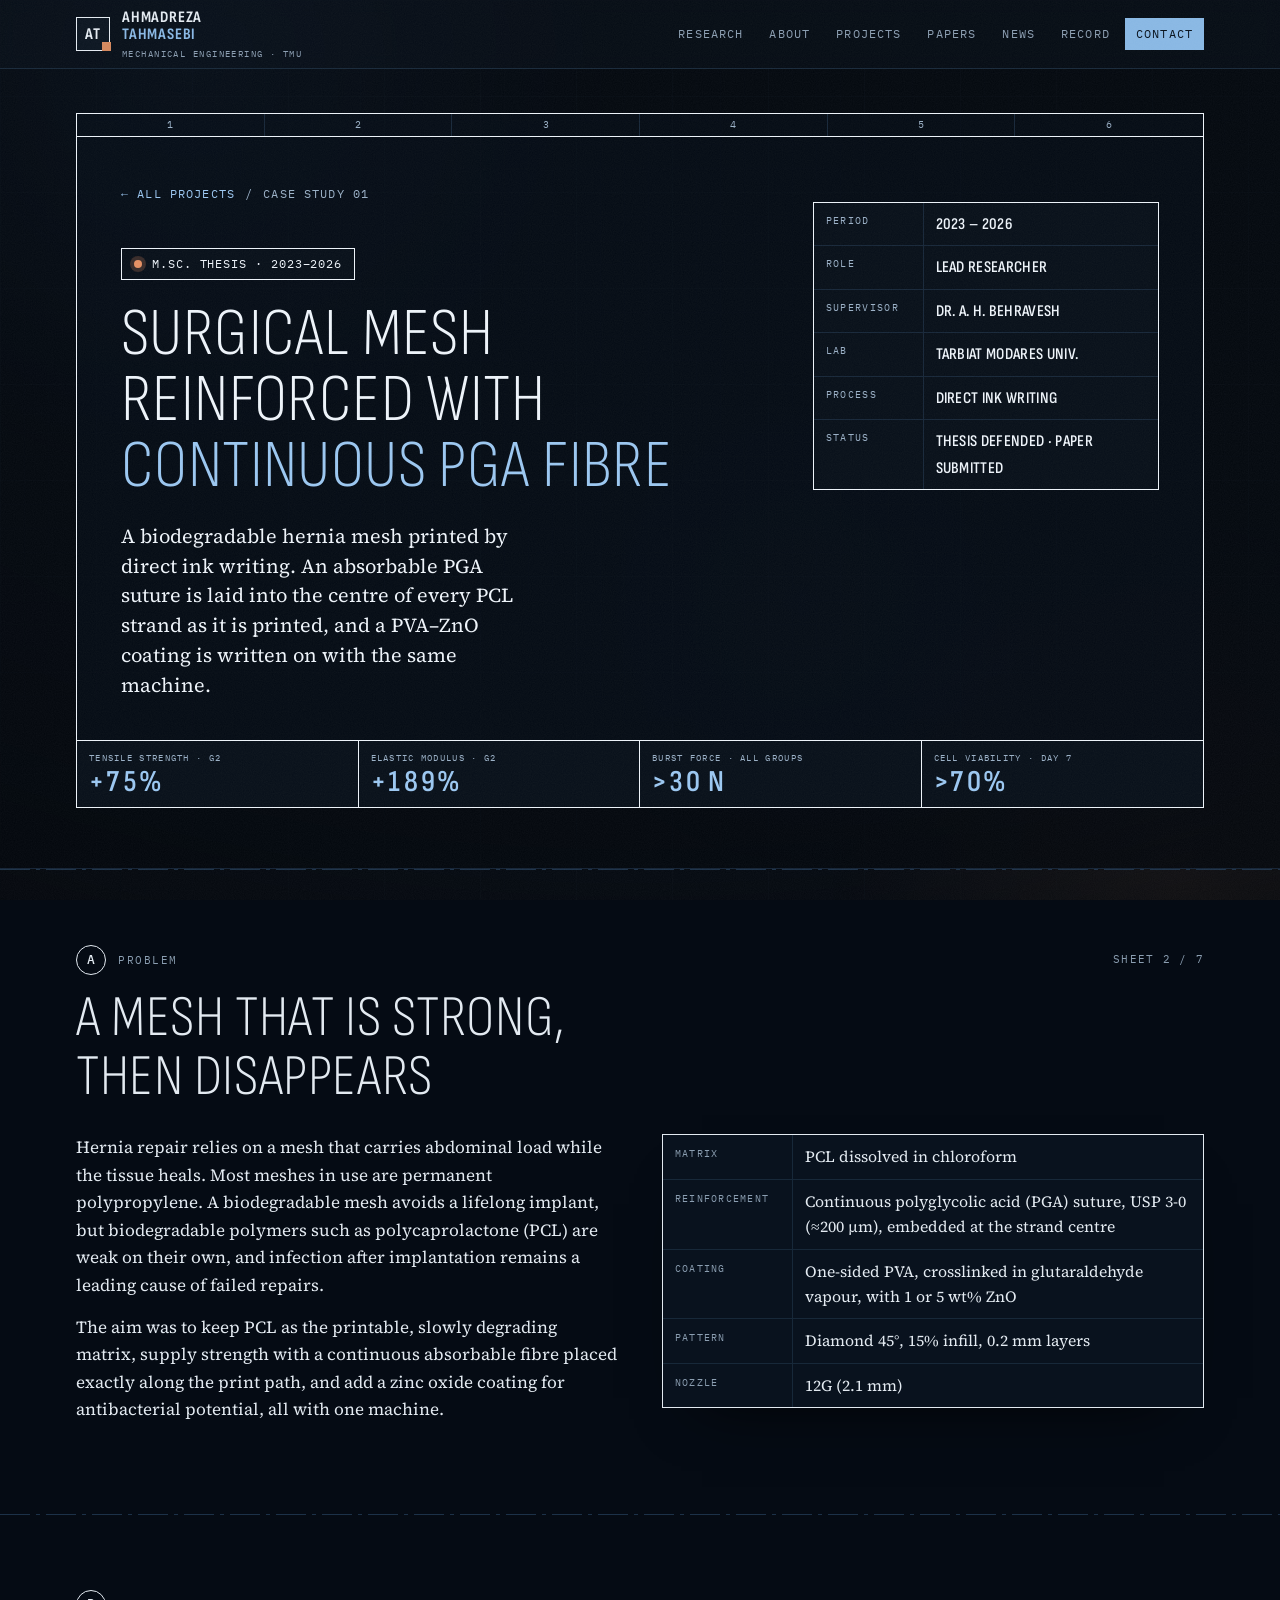
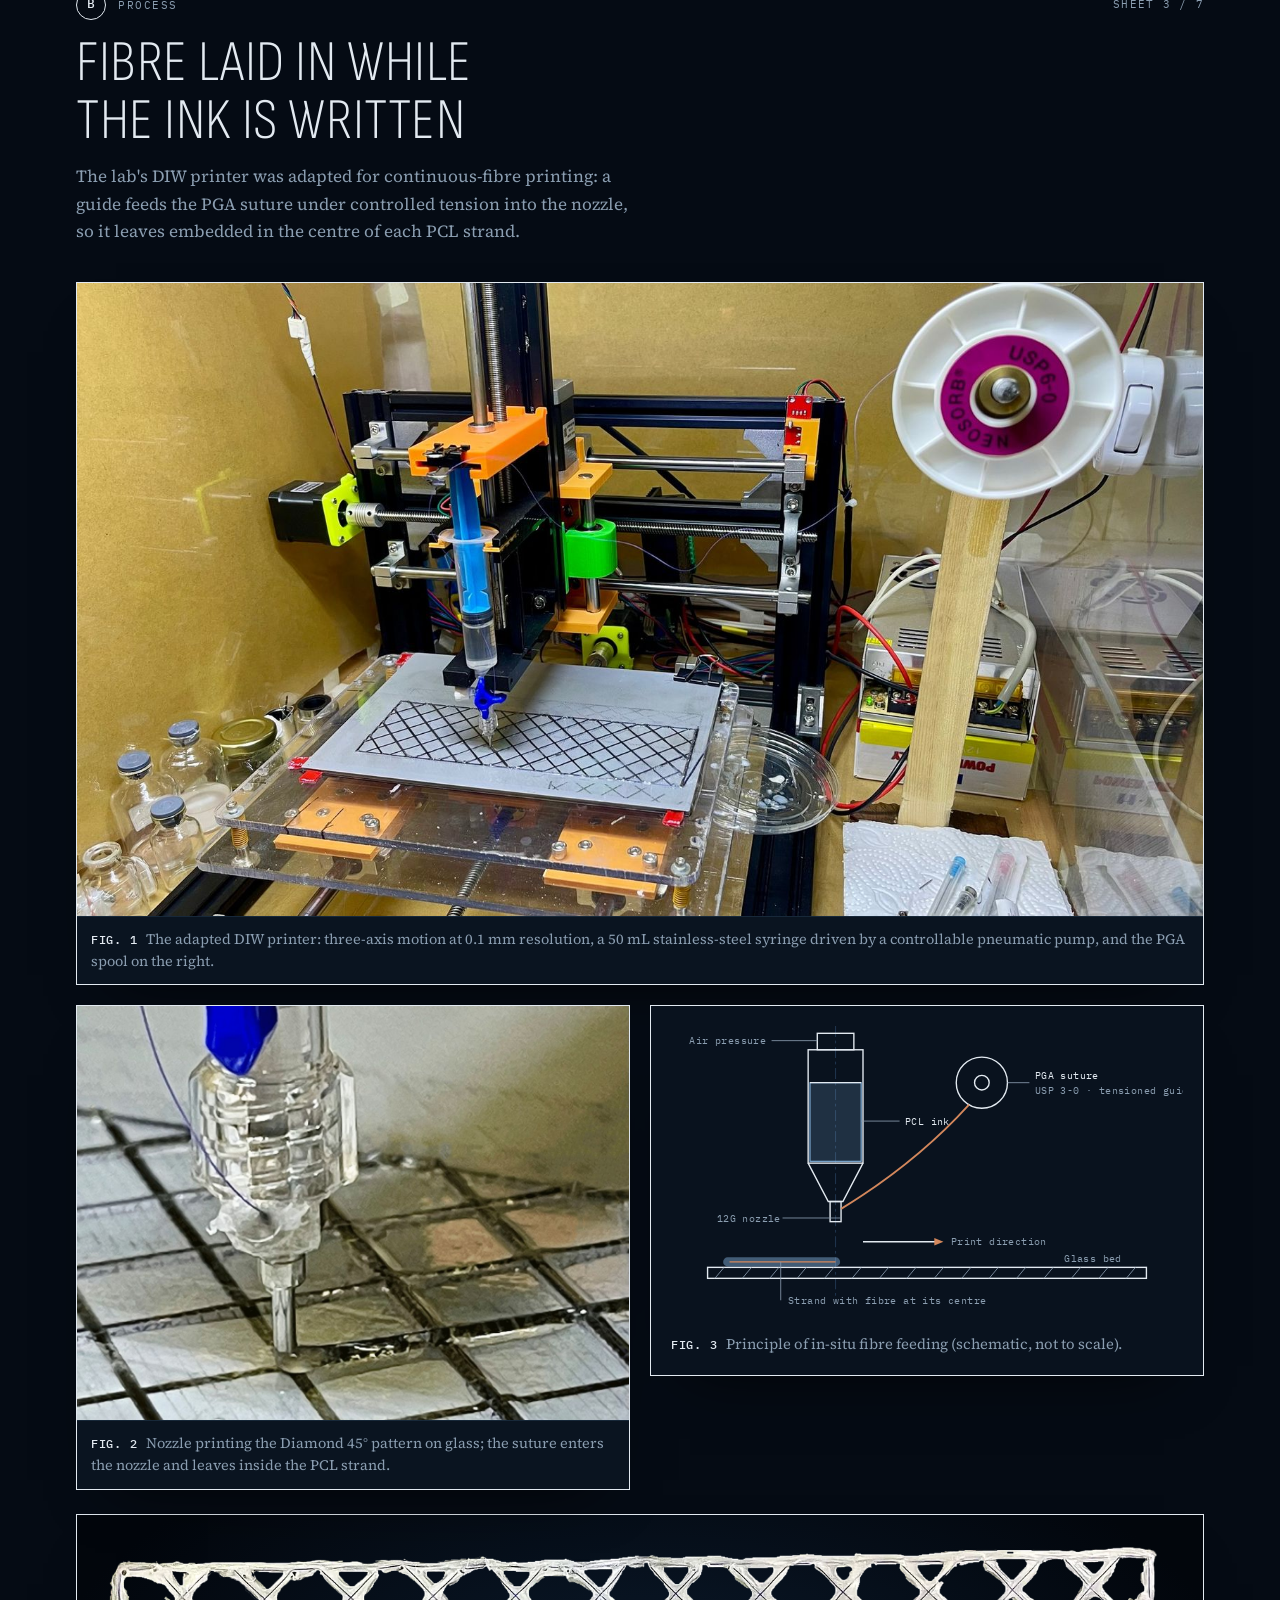
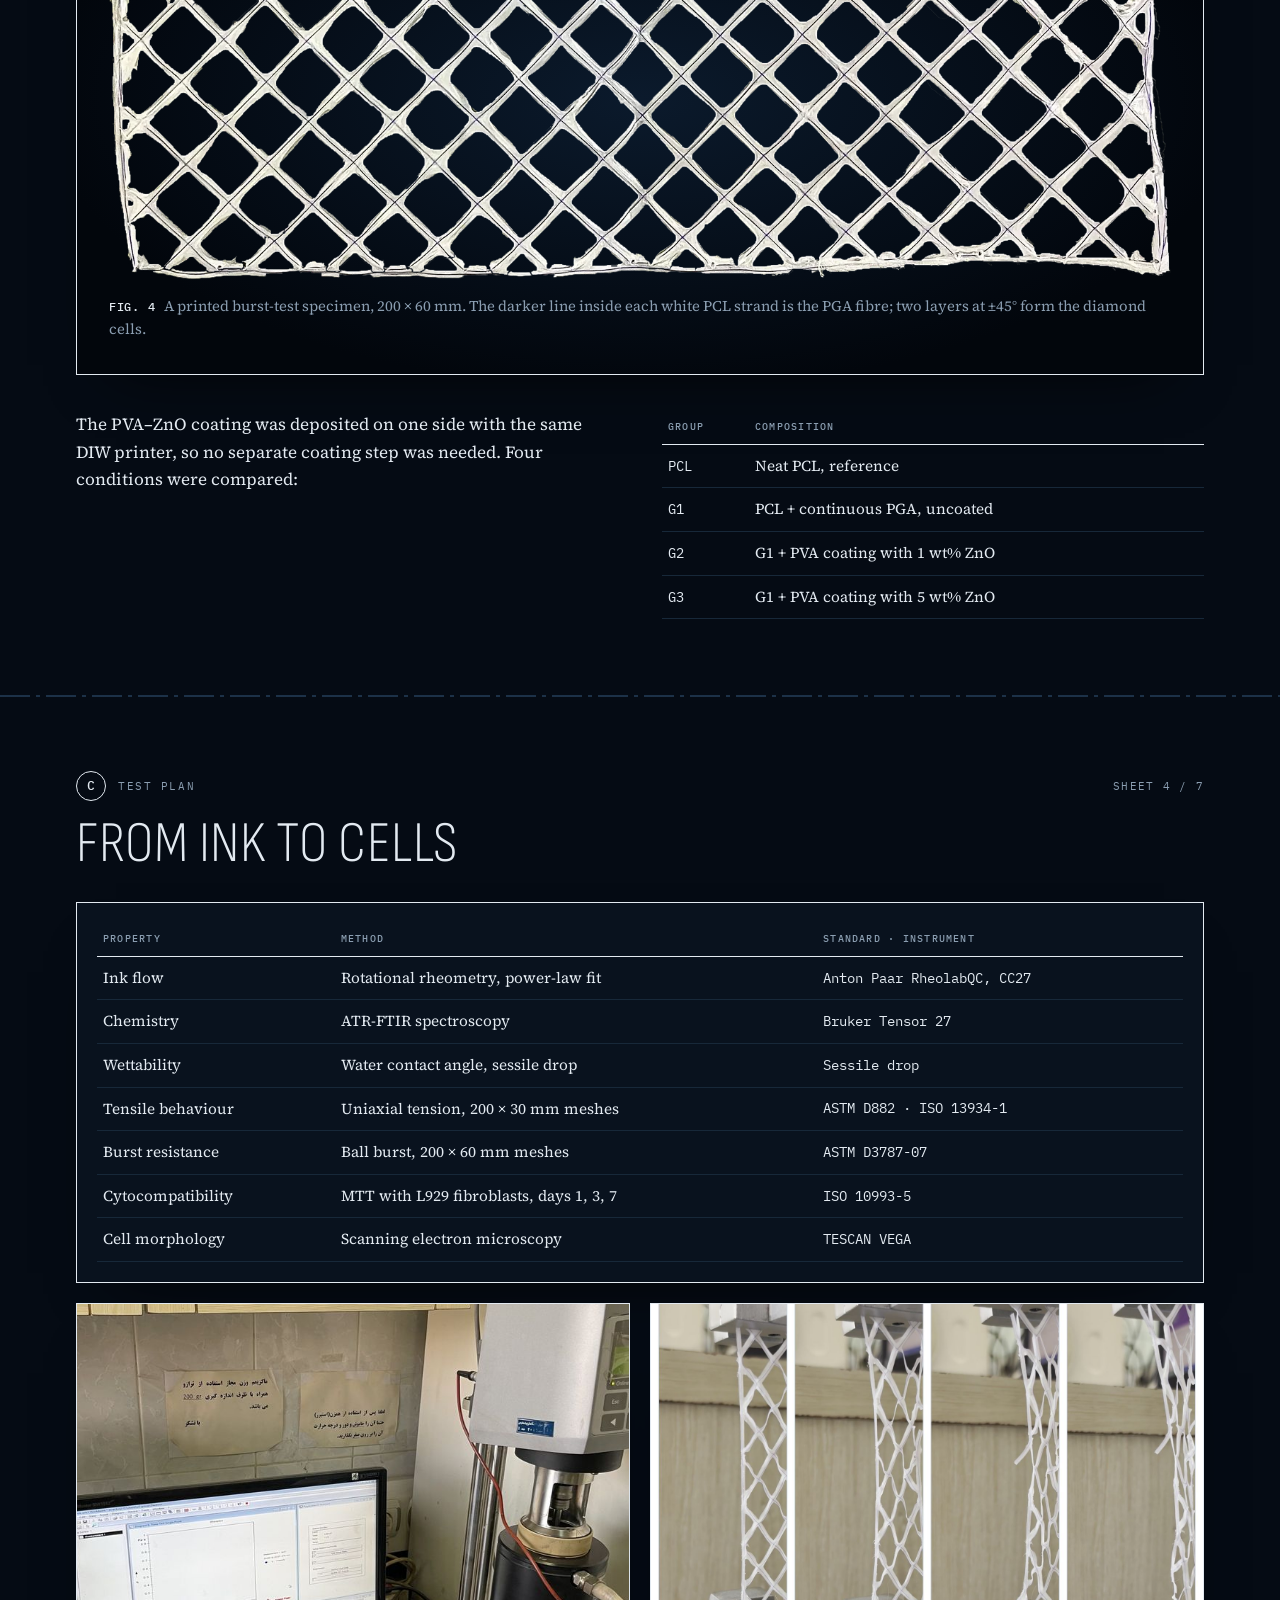
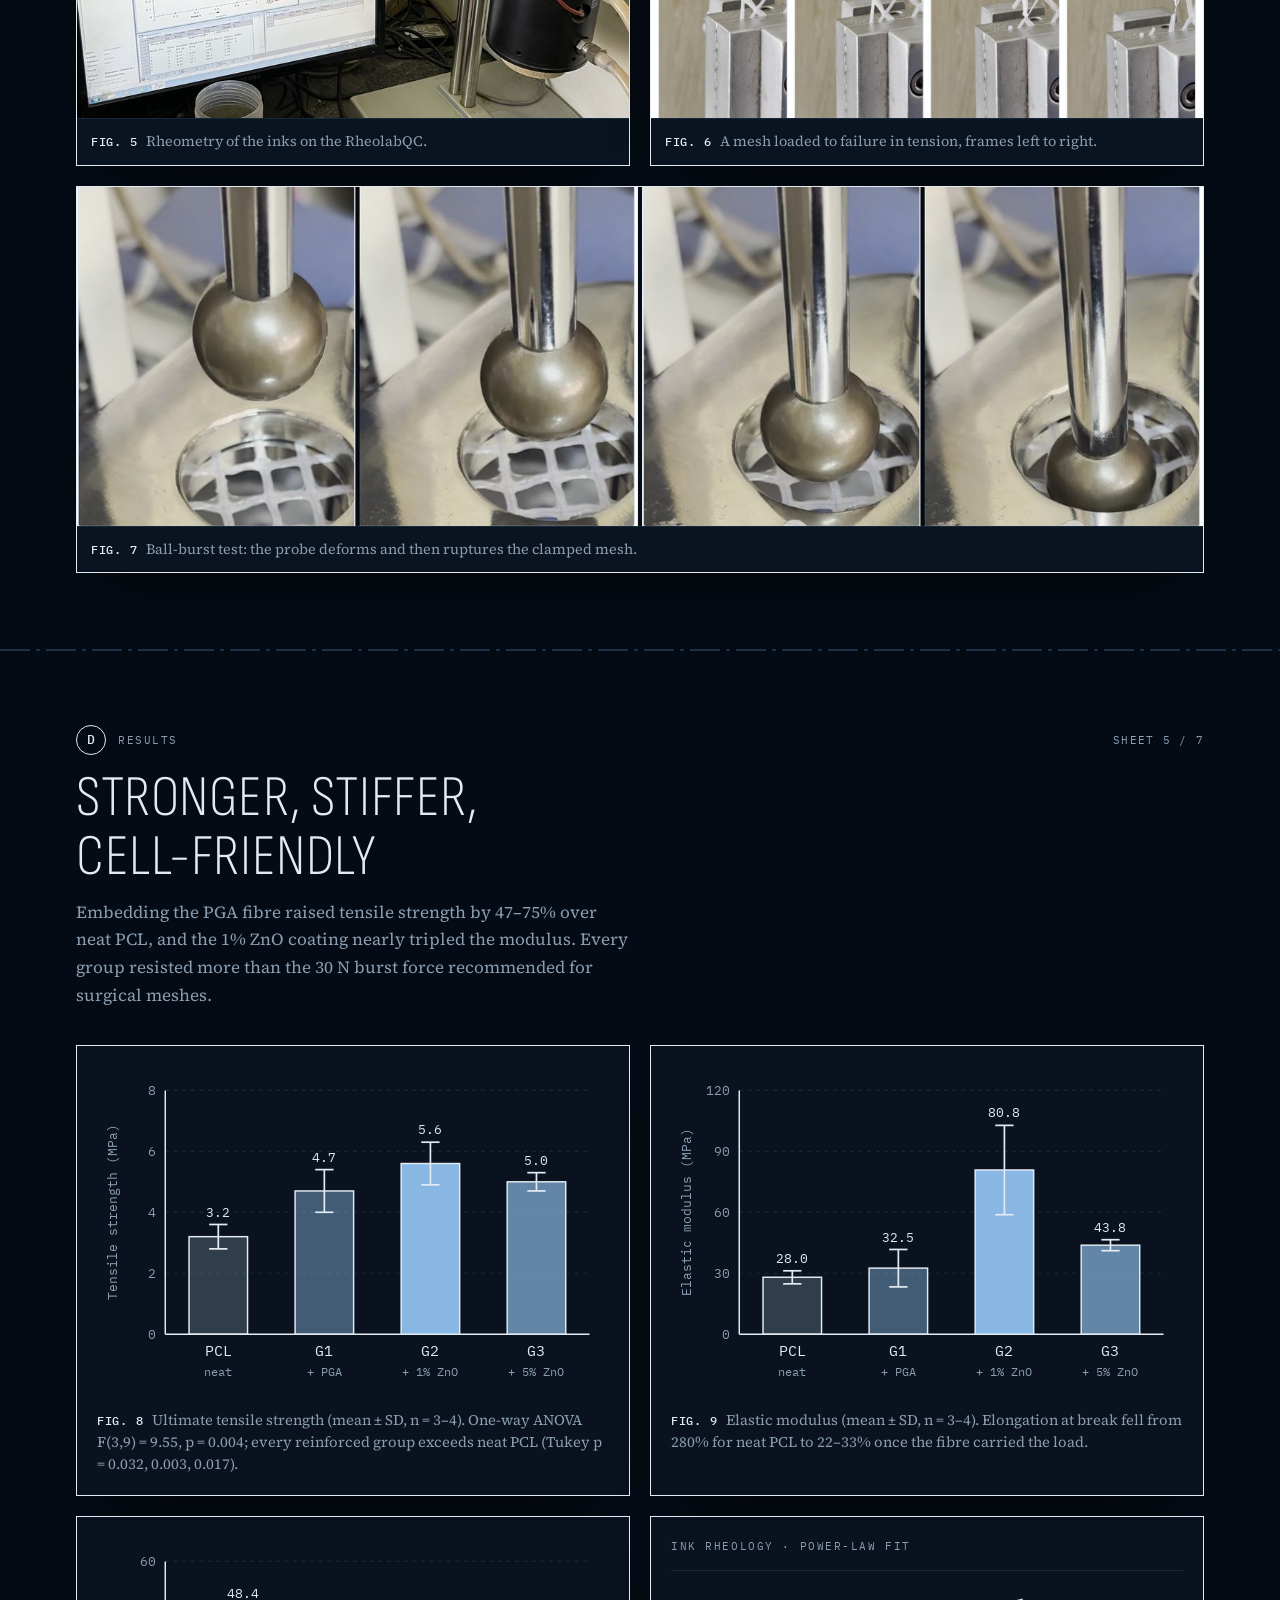
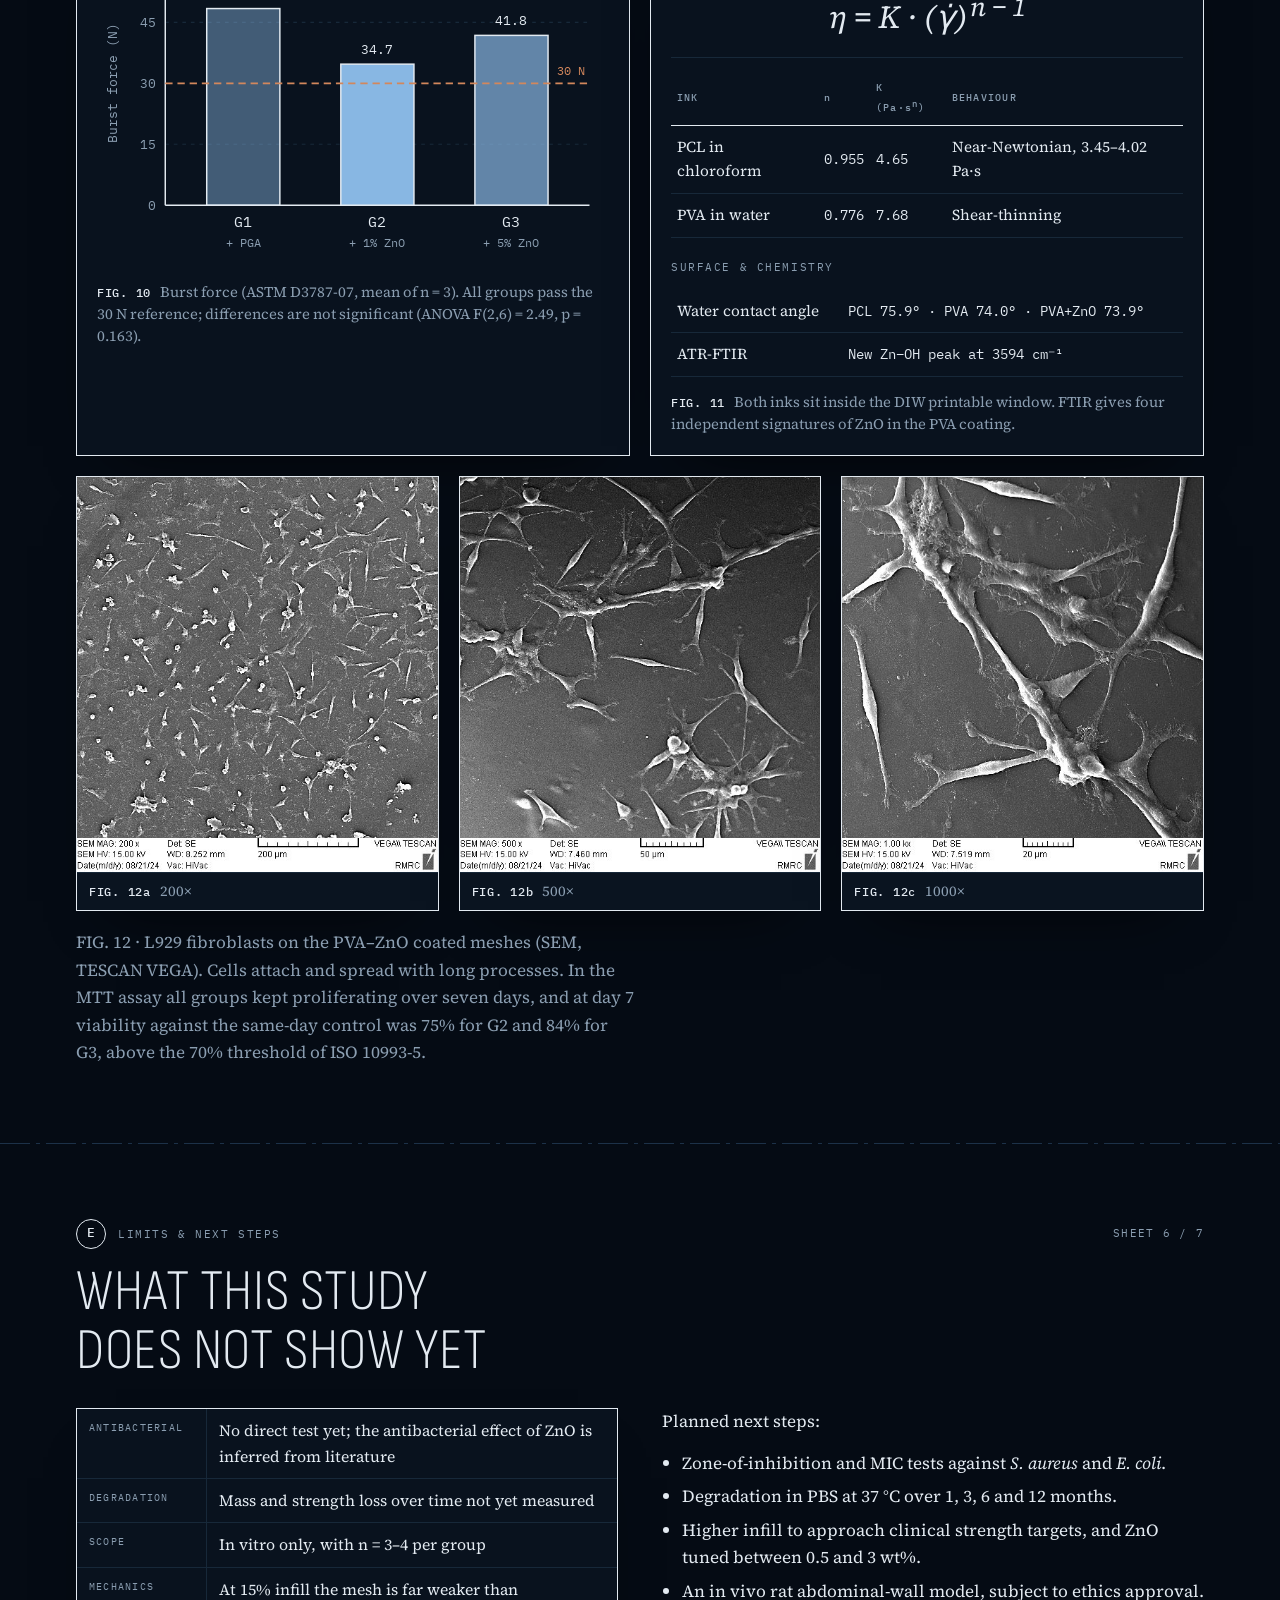
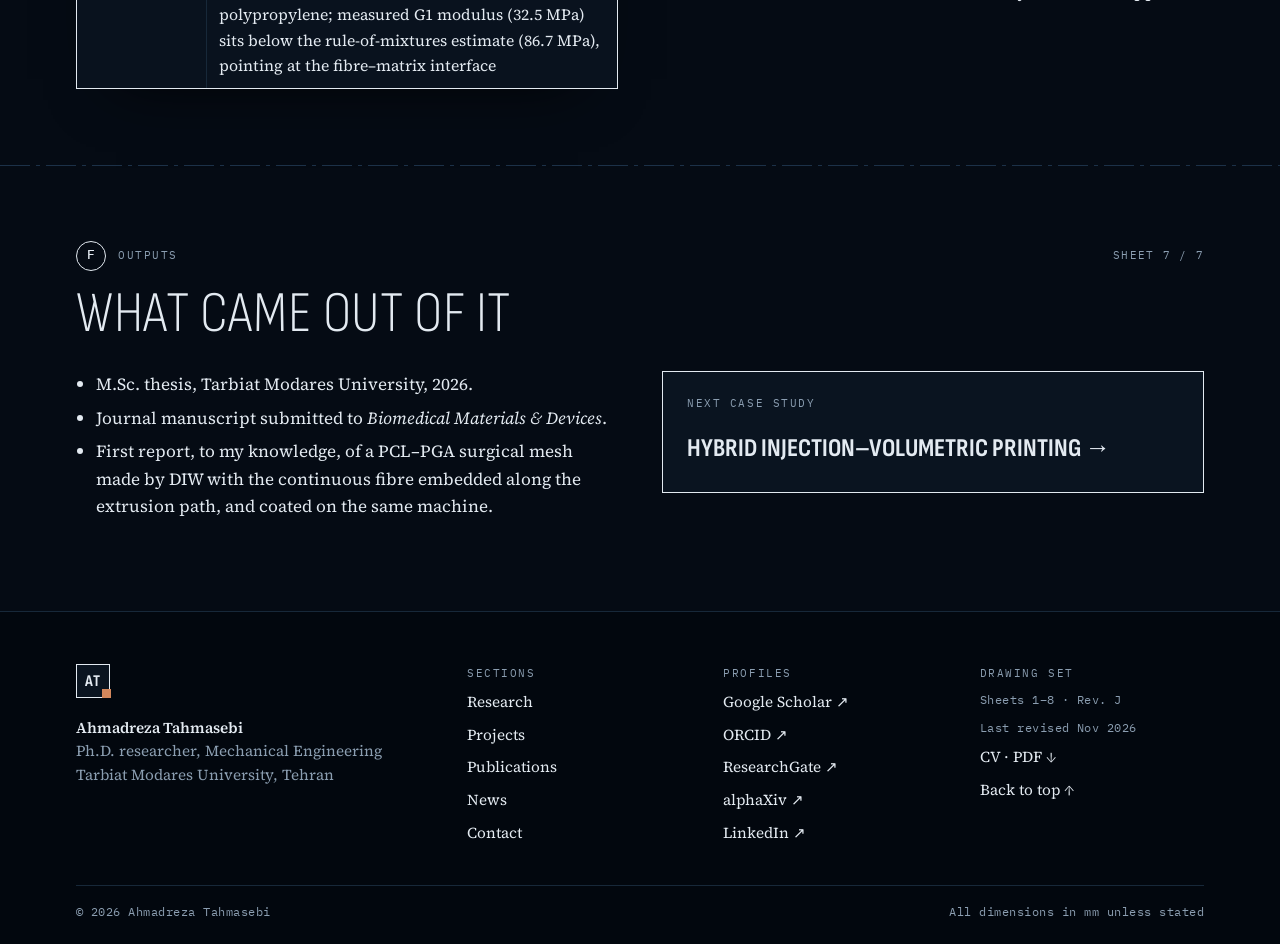
<file: work/hernia-mesh.html>
<!doctype html>
<html lang="en">
<head>
<meta charset="utf-8">
<meta name="viewport" content="width=device-width, initial-scale=1, viewport-fit=cover">
<title>Surgical mesh reinforced with PGA fibre · Ahmadreza Tahmasebi</title>
<meta name="description" content="Case study: a biodegradable hernia mesh printed by direct ink writing, with continuous PGA suture fibre in a PCL matrix and a ZnO antibacterial coating.">
<meta name="theme-color" content="#050B14">
<meta property="og:type" content="article">
<meta property="og:title" content="Surgical mesh reinforced with PGA fibre · Ahmadreza Tahmasebi">
<meta property="og:description" content="Case study: a biodegradable hernia mesh printed by direct ink writing, with continuous PGA suture fibre in a PCL matrix and a ZnO antibacterial coating.">
<meta property="og:image" content="https://ahmadreza-tahmasbi.github.io/og.png">
<meta property="og:url" content="https://ahmadreza-tahmasbi.github.io/work/hernia-mesh.html">
<meta name="twitter:card" content="summary_large_image">
<link rel="preload" href="../assets/fonts/sofia-sans-condensed-latin-wght-normal.woff2" as="font" type="font/woff2" crossorigin>
<link rel="stylesheet" href="../assets/fonts/fonts.css">
<link rel="canonical" href="https://ahmadreza-tahmasbi.github.io/work/hernia-mesh.html">
<link rel="icon" type="image/png" sizes="32x32" href="../assets/icons/favicon-32.png">
<link rel="apple-touch-icon" href="../assets/icons/apple-touch-icon.png">
<link rel="stylesheet" href="../assets/style.css">
<!-- Visitor stats: create a free site at goatcounter.com, then replace YOURCODE and remove these comment marks.
<script data-goatcounter="https://YOURCODE.goatcounter.com/count" async src="//gc.zgo.at/count.js"></script> -->
</head>
<body>
<div class="ambient" aria-hidden="true"><div class="pool p1"></div><div class="pool p2"></div><div class="pool p3"></div><div class="grid"></div><div class="lit"></div></div>
<div class="vignette" aria-hidden="true"></div>
<div class="grain" aria-hidden="true"></div>
<header class="top">
  <div class="wrap">
    <a class="brand" href="../"><span class="mark" aria-hidden="true">AT</span><span class="bn">Ahmadreza <em>Tahmasebi</em><small>Mechanical Engineering · TMU</small></span></a>
    <button class="menu-btn" id="menu-btn" type="button" aria-expanded="false" aria-controls="nav-links"><i aria-hidden="true"></i>Menu</button>
    <nav class="links" id="nav-links" aria-label="Sections">
      <a href="../#statement">Research</a>
      <a href="../#about">About</a>
      <a href="../#projects">Projects</a>
      <a href="../#publications">Papers</a>
      <a href="../#news">News</a>
      <a href="../#record">Record</a>
      <a class="cta" href="../#contact">Contact</a>
    </nav>
  </div>
  <span class="progress" id="progress" aria-hidden="true"></span>
</header>

<main id="top">
  <section class="hero case-hero" id="hero">
    <div class="xh" aria-hidden="true"><i class="v"></i><i class="h"></i><b id="xhl">X 000.0  Y 000.0 mm</b></div>
    <div class="wrap">
      <div class="sheet">
        <div class="zones" aria-hidden="true"><span>1</span><span>2</span><span>3</span><span>4</span><span>5</span><span>6</span></div>
        <div class="sheet-body">
          <div class="hero-text">
            <div class="crumbs"><a href="../#projects">← All projects</a><span>/</span><span>Case study 01</span></div>
            <span class="status"><i></i>M.Sc. thesis · 2023–2026</span>
            <h1>Surgical mesh reinforced with <span>continuous PGA fibre</span></h1>
            <p class="lede">A biodegradable hernia mesh printed by direct ink writing. An absorbable PGA suture is laid into the centre of every PCL strand as it is printed, and a PVA–ZnO coating is written on with the same machine.</p>
          </div>
          <dl class="meta">
            <div><dt>Period</dt><dd>2023 – 2026</dd></div>
            <div><dt>Role</dt><dd>Lead researcher</dd></div>
            <div><dt>Supervisor</dt><dd>Dr. A. H. Behravesh</dd></div>
            <div><dt>Lab</dt><dd>Tarbiat Modares Univ.</dd></div>
            <div><dt>Process</dt><dd>Direct ink writing</dd></div>
            <div><dt>Status</dt><dd>Thesis defended · paper submitted</dd></div>
          </dl>
        </div>
        <div class="tblock" style="grid-template-columns:repeat(4,1fr)">
          <div class="num"><small>Tensile strength · G2</small><b>+75%</b></div>
          <div class="num"><small>Elastic modulus · G2</small><b>+189%</b></div>
          <div class="num"><small>Burst force · all groups</small><b>&gt;30 N</b></div>
          <div class="num"><small>Cell viability · day 7</small><b>&gt;70%</b></div>
        </div>
      </div>
    </div>
  </section>

  <section class="block" id="problem">
    <div class="wrap">
      <div class="sh"><i class="balloon">A</i><span class="label">Problem</span><span class="sheetno">Sheet 2 / 7</span></div>
      <h2 class="sec-title">A mesh that is strong, then disappears</h2>
      <div class="two" style="margin-top:28px">
        <div class="prose">
          <p>Hernia repair relies on a mesh that carries abdominal load while the tissue heals. Most meshes in use are permanent polypropylene. A biodegradable mesh avoids a lifelong implant, but biodegradable polymers such as polycaprolactone (PCL) are weak on their own, and infection after implantation remains a leading cause of failed repairs.</p>
          <p>The aim was to keep PCL as the printable, slowly degrading matrix, supply strength with a continuous absorbable fibre placed exactly along the print path, and add a zinc oxide coating for antibacterial potential, all with one machine.</p>
        </div>
        <dl class="spec" style="margin-top:0">
          <div><dt>Matrix</dt><dd>PCL dissolved in chloroform</dd></div>
          <div><dt>Reinforcement</dt><dd>Continuous polyglycolic acid (PGA) suture, USP 3-0 (≈200 µm), embedded at the strand centre</dd></div>
          <div><dt>Coating</dt><dd>One-sided PVA, crosslinked in glutaraldehyde vapour, with 1 or 5 wt% ZnO</dd></div>
          <div><dt>Pattern</dt><dd>Diamond 45°, 15% infill, 0.2 mm layers</dd></div>
          <div><dt>Nozzle</dt><dd>12G (2.1 mm)</dd></div>
        </dl>
      </div>
    </div>
  </section>

  <section class="block" id="approach">
    <div class="wrap">
      <div class="sh"><i class="balloon">B</i><span class="label">Process</span><span class="sheetno">Sheet 3 / 7</span></div>
      <h2 class="sec-title">Fibre laid in while the ink is written</h2>
      <p class="sec-sub">The lab's DIW printer was adapted for continuous-fibre printing: a guide feeds the PGA suture under controlled tension into the nozzle, so it leaves embedded in the centre of each PCL strand.</p>
      <div class="photo-grid">
        <figure class="ph-fig wide"><img src="../assets/img/dl-printer.jpg" alt="The adapted direct ink writing printer with a mesh on the build plate and the suture spool on the right" width="1600" height="900" loading="lazy"><figcaption><b>FIG. 1</b> The adapted DIW printer: three-axis motion at 0.1 mm resolution, a 50 mL stainless-steel syringe driven by a controllable pneumatic pump, and the PGA spool on the right.</figcaption></figure>
        <figure class="ph-fig"><img src="../assets/img/dl-nozzle.jpg" alt="Close-up of the nozzle printing the diamond pattern with the suture entering it" width="1200" height="908" loading="lazy"><figcaption><b>FIG. 2</b> Nozzle printing the Diamond 45° pattern on glass; the suture enters the nozzle and leaves inside the PCL strand.</figcaption></figure>
        <figure class="fig">
          <svg class="schem" viewBox="0 0 560 320" role="img" aria-label="Schematic of direct ink writing with in-situ fibre feeding">
            <line class="cl" x1="180" y1="0" x2="180" y2="300"/>
            <rect class="k" x="160" y="8" width="40" height="18"/>
            <rect class="k" x="150" y="26" width="60" height="124"/>
            <rect class="af" x="152" y="62" width="56" height="86"/>
            <line class="k" x1="152" y1="62" x2="208" y2="62"/>
            <path class="k" d="M150 150 L172 192 L188 192 L210 150"/>
            <rect class="k" x="174" y="192" width="12" height="22"/>
            <circle class="k" cx="340" cy="62" r="28"/><circle class="k" cx="340" cy="62" r="8"/>
            <path class="h" d="M326 86 Q 268 150 186 200"/>
            <rect class="k" x="40" y="264" width="480" height="12"/>
            <path class="ld" d="M48 276 l10 -12 M78 276 l10 -12 M108 276 l10 -12 M138 276 l10 -12 M168 276 l10 -12 M198 276 l10 -12 M228 276 l10 -12 M258 276 l10 -12 M288 276 l10 -12 M318 276 l10 -12 M348 276 l10 -12 M378 276 l10 -12 M408 276 l10 -12 M438 276 l10 -12 M468 276 l10 -12 M498 276 l10 -12"/>
            <line x1="62" y1="258" x2="180" y2="258" stroke="var(--accent)" stroke-width="10" stroke-linecap="round" stroke-opacity=".45"/>
            <line class="h" x1="64" y1="258" x2="180" y2="258" style="stroke-width:1.6"/>
            <line class="k" x1="210" y1="236" x2="290" y2="236"/><path class="hf" d="M298 236 l-10 -4 v8z"/>
            <line class="ld" x1="160" y1="16" x2="110" y2="16"/><text x="20" y="20">Air pressure</text>
            <line class="ld" x1="208" y1="104" x2="250" y2="104"/><text x="256" y="108" class="t">PCL ink</text>
            <line class="ld" x1="368" y1="62" x2="392" y2="62"/><text x="398" y="58" class="t">PGA suture</text><text x="398" y="74">USP 3-0 · tensioned guide</text>
            <line class="ld" x1="186" y1="210" x2="122" y2="210"/><text x="50" y="214">12G nozzle</text>
            <text x="306" y="240">Print direction</text>
            <line class="ld" x1="120" y1="258" x2="120" y2="300"/><text x="128" y="304">Strand with fibre at its centre</text>
            <text x="430" y="258">Glass bed</text>
          </svg>
          <figcaption><b>FIG. 3</b> Principle of in-situ fibre feeding (schematic, not to scale).</figcaption>
        </figure>
      </div>
      <figure class="mesh-fig">
        <img src="../assets/img/mesh.webp" alt="A printed mesh specimen, 200 by 60 millimetres, with the PGA fibre visible as a dark line inside every strand" width="1500" height="469" loading="lazy">
        <figcaption><b>FIG. 4</b> A printed burst-test specimen, 200 × 60 mm. The darker line inside each white PCL strand is the PGA fibre; two layers at ±45° form the diamond cells.</figcaption>
      </figure>
      <div class="two" style="margin-top:36px">
        <div class="prose">
          <p>The PVA–ZnO coating was deposited on one side with the same DIW printer, so no separate coating step was needed. Four conditions were compared:</p>
        </div>
        <div class="tbl-wrap"><table>
          <thead><tr><th>Group</th><th>Composition</th></tr></thead>
          <tbody>
            <tr><td class="n">PCL</td><td>Neat PCL, reference</td></tr>
            <tr><td class="n">G1</td><td>PCL + continuous PGA, uncoated</td></tr>
            <tr><td class="n">G2</td><td>G1 + PVA coating with 1 wt% ZnO</td></tr>
            <tr><td class="n">G3</td><td>G1 + PVA coating with 5 wt% ZnO</td></tr>
          </tbody>
        </table></div>
      </div>
    </div>
  </section>

  <section class="block" id="characterisation">
    <div class="wrap">
      <div class="sh"><i class="balloon">C</i><span class="label">Test plan</span><span class="sheetno">Sheet 4 / 7</span></div>
      <h2 class="sec-title">From ink to cells</h2>
      <div class="fig" style="margin-top:28px">
        <div class="tbl-wrap"><table>
          <thead><tr><th>Property</th><th>Method</th><th>Standard · instrument</th></tr></thead>
          <tbody>
            <tr><td>Ink flow</td><td>Rotational rheometry, power-law fit</td><td class="n">Anton Paar RheolabQC, CC27</td></tr>
            <tr><td>Chemistry</td><td>ATR-FTIR spectroscopy</td><td class="n">Bruker Tensor 27</td></tr>
            <tr><td>Wettability</td><td>Water contact angle, sessile drop</td><td class="n">Sessile drop</td></tr>
            <tr><td>Tensile behaviour</td><td>Uniaxial tension, 200 × 30 mm meshes</td><td class="n">ASTM D882 · ISO 13934-1</td></tr>
            <tr><td>Burst resistance</td><td>Ball burst, 200 × 60 mm meshes</td><td class="n">ASTM D3787-07</td></tr>
            <tr><td>Cytocompatibility</td><td>MTT with L929 fibroblasts, days 1, 3, 7</td><td class="n">ISO 10993-5</td></tr>
            <tr><td>Cell morphology</td><td>Scanning electron microscopy</td><td class="n">TESCAN VEGA</td></tr>
          </tbody>
        </table></div>
      </div>
      <div class="photo-grid" style="margin-top:20px">
        <figure class="ph-fig"><img src="../assets/img/rheometer.jpg" alt="Anton Paar RheolabQC rheometer with its software on screen" width="1100" height="568" loading="lazy"><figcaption><b>FIG. 5</b> Rheometry of the inks on the RheolabQC.</figcaption></figure>
        <figure class="ph-fig"><img src="../assets/img/tensile-seq.jpg" alt="Four frames of a mesh specimen stretched to failure in the tensile tester" width="1500" height="1254" loading="lazy"><figcaption><b>FIG. 6</b> A mesh loaded to failure in tension, frames left to right.</figcaption></figure>
        <figure class="ph-fig wide"><img src="../assets/img/burst-seq.jpg" alt="Four frames of a steel ball pushing through a clamped mesh in the burst test" width="1600" height="482" loading="lazy"><figcaption><b>FIG. 7</b> Ball-burst test: the probe deforms and then ruptures the clamped mesh.</figcaption></figure>
      </div>
    </div>
  </section>

  <section class="block" id="results">
    <div class="wrap">
      <div class="sh"><i class="balloon">D</i><span class="label">Results</span><span class="sheetno">Sheet 5 / 7</span></div>
      <h2 class="sec-title">Stronger, stiffer, cell-friendly</h2>
      <p class="sec-sub">Embedding the PGA fibre raised tensile strength by 47–75% over neat PCL, and the 1% ZnO coating nearly tripled the modulus. Every group resisted more than the 30 N burst force recommended for surgical meshes.</p>
      <div class="figrow even" style="margin-top:0">
        <figure class="fig">
          <svg class="chart" viewBox="0 0 420 270" role="img" aria-label="Ultimate tensile strength: PCL 3.2, G1 4.7, G2 5.6, G3 5.0 MPa">
            <g class="ax">
              <g class="grid"><line x1="56" y1="170" x2="404" y2="170"/><line x1="56" y1="120" x2="404" y2="120"/><line x1="56" y1="70" x2="404" y2="70"/><line x1="56" y1="20" x2="404" y2="20"/></g>
              <line x1="56" y1="20" x2="56" y2="220"/><line x1="56" y1="220" x2="404" y2="220"/>
              <text x="48" y="224" text-anchor="end">0</text><text x="48" y="174" text-anchor="end">2</text><text x="48" y="124" text-anchor="end">4</text><text x="48" y="74" text-anchor="end">6</text><text x="48" y="24" text-anchor="end">8</text>
              <text x="16" y="120" text-anchor="middle" transform="rotate(-90 16 120)">Tensile strength (MPa)</text>
            </g>
            <rect class="bar b0" x="75.5" y="140" width="48" height="80"/>
            <rect class="bar b1" x="162.5" y="102.5" width="48" height="117.5"/>
            <rect class="bar b3" x="249.5" y="80" width="48" height="140"/>
            <rect class="bar b2" x="336.5" y="95" width="48" height="125"/>
            <g class="err">
              <line x1="99.5" y1="130" x2="99.5" y2="150"/><line x1="92" y1="130" x2="107" y2="130"/><line x1="92" y1="150" x2="107" y2="150"/>
              <line x1="186.5" y1="85" x2="186.5" y2="120"/><line x1="179" y1="85" x2="194" y2="85"/><line x1="179" y1="120" x2="194" y2="120"/>
              <line x1="273.5" y1="62.5" x2="273.5" y2="97.5"/><line x1="266" y1="62.5" x2="281" y2="62.5"/><line x1="266" y1="97.5" x2="281" y2="97.5"/>
              <line x1="360.5" y1="87.5" x2="360.5" y2="102.5"/><line x1="353" y1="87.5" x2="368" y2="87.5"/><line x1="353" y1="102.5" x2="368" y2="102.5"/>
            </g>
            <g class="vl"><text x="99.5" y="124" text-anchor="middle">3.2</text><text x="186.5" y="79" text-anchor="middle">4.7</text><text x="273.5" y="56" text-anchor="middle">5.6</text><text x="360.5" y="81" text-anchor="middle">5.0</text></g>
            <g class="xl">
              <text x="99.5" y="238" text-anchor="middle">PCL</text><text x="186.5" y="238" text-anchor="middle">G1</text><text x="273.5" y="238" text-anchor="middle">G2</text><text x="360.5" y="238" text-anchor="middle">G3</text>
              <text x="99.5" y="254" text-anchor="middle" class="sm">neat</text><text x="186.5" y="254" text-anchor="middle" class="sm">+ PGA</text><text x="273.5" y="254" text-anchor="middle" class="sm">+ 1% ZnO</text><text x="360.5" y="254" text-anchor="middle" class="sm">+ 5% ZnO</text>
            </g>
          </svg>
          <figcaption><b>FIG. 8</b> Ultimate tensile strength (mean ± SD, n = 3–4). One-way ANOVA F(3,9) = 9.55, p = 0.004; every reinforced group exceeds neat PCL (Tukey p = 0.032, 0.003, 0.017).</figcaption>
        </figure>
        <figure class="fig">
          <svg class="chart" viewBox="0 0 420 270" role="img" aria-label="Elastic modulus: PCL 28.0, G1 32.5, G2 80.8, G3 43.8 MPa">
            <g class="ax">
              <g class="grid"><line x1="56" y1="170" x2="404" y2="170"/><line x1="56" y1="120" x2="404" y2="120"/><line x1="56" y1="70" x2="404" y2="70"/><line x1="56" y1="20" x2="404" y2="20"/></g>
              <line x1="56" y1="20" x2="56" y2="220"/><line x1="56" y1="220" x2="404" y2="220"/>
              <text x="48" y="224" text-anchor="end">0</text><text x="48" y="174" text-anchor="end">30</text><text x="48" y="124" text-anchor="end">60</text><text x="48" y="74" text-anchor="end">90</text><text x="48" y="24" text-anchor="end">120</text>
              <text x="16" y="120" text-anchor="middle" transform="rotate(-90 16 120)">Elastic modulus (MPa)</text>
            </g>
            <rect class="bar b0" x="75.5" y="173.3" width="48" height="46.7"/>
            <rect class="bar b1" x="162.5" y="165.8" width="48" height="54.2"/>
            <rect class="bar b3" x="249.5" y="85.3" width="48" height="134.7"/>
            <rect class="bar b2" x="336.5" y="147" width="48" height="73"/>
            <g class="err">
              <line x1="99.5" y1="168" x2="99.5" y2="178.7"/><line x1="92" y1="168" x2="107" y2="168"/><line x1="92" y1="178.7" x2="107" y2="178.7"/>
              <line x1="186.5" y1="150.5" x2="186.5" y2="181.2"/><line x1="179" y1="150.5" x2="194" y2="150.5"/><line x1="179" y1="181.2" x2="194" y2="181.2"/>
              <line x1="273.5" y1="48.7" x2="273.5" y2="122"/><line x1="266" y1="48.7" x2="281" y2="48.7"/><line x1="266" y1="122" x2="281" y2="122"/>
              <line x1="360.5" y1="142.5" x2="360.5" y2="151.5"/><line x1="353" y1="142.5" x2="368" y2="142.5"/><line x1="353" y1="151.5" x2="368" y2="151.5"/>
            </g>
            <g class="vl"><text x="99.5" y="162" text-anchor="middle">28.0</text><text x="186.5" y="144" text-anchor="middle">32.5</text><text x="273.5" y="42" text-anchor="middle">80.8</text><text x="360.5" y="136" text-anchor="middle">43.8</text></g>
            <g class="xl">
              <text x="99.5" y="238" text-anchor="middle">PCL</text><text x="186.5" y="238" text-anchor="middle">G1</text><text x="273.5" y="238" text-anchor="middle">G2</text><text x="360.5" y="238" text-anchor="middle">G3</text>
              <text x="99.5" y="254" text-anchor="middle" class="sm">neat</text><text x="186.5" y="254" text-anchor="middle" class="sm">+ PGA</text><text x="273.5" y="254" text-anchor="middle" class="sm">+ 1% ZnO</text><text x="360.5" y="254" text-anchor="middle" class="sm">+ 5% ZnO</text>
            </g>
          </svg>
          <figcaption><b>FIG. 9</b> Elastic modulus (mean ± SD, n = 3–4). Elongation at break fell from 280% for neat PCL to 22–33% once the fibre carried the load.</figcaption>
        </figure>
      </div>
      <div class="figrow even">
        <figure class="fig">
          <svg class="chart" viewBox="0 0 420 270" role="img" aria-label="Burst force: G1 48.4, G2 34.7, G3 41.8 newtons, all above the 30 newton reference">
            <g class="ax">
              <g class="grid"><line x1="56" y1="170" x2="404" y2="170"/><line x1="56" y1="70" x2="404" y2="70"/><line x1="56" y1="20" x2="404" y2="20"/></g>
              <line x1="56" y1="20" x2="56" y2="220"/><line x1="56" y1="220" x2="404" y2="220"/>
              <text x="48" y="224" text-anchor="end">0</text><text x="48" y="174" text-anchor="end">15</text><text x="48" y="124" text-anchor="end">30</text><text x="48" y="74" text-anchor="end">45</text><text x="48" y="24" text-anchor="end">60</text>
              <text x="16" y="120" text-anchor="middle" transform="rotate(-90 16 120)">Burst force (N)</text>
            </g>
            <rect class="bar b1" x="90" y="58.7" width="60" height="161.3"/>
            <rect class="bar b3" x="200" y="104.3" width="60" height="115.7"/>
            <rect class="bar b2" x="310" y="80.7" width="60" height="139.3"/>
            <line class="ref" x1="56" y1="120" x2="404" y2="120"/>
            <text class="reft" x="400" y="113" text-anchor="end">30 N</text>
            <g class="vl"><text x="120" y="50" text-anchor="middle">48.4</text><text x="230" y="96" text-anchor="middle">34.7</text><text x="340" y="72" text-anchor="middle">41.8</text></g>
            <g class="xl">
              <text x="120" y="238" text-anchor="middle">G1</text><text x="230" y="238" text-anchor="middle">G2</text><text x="340" y="238" text-anchor="middle">G3</text>
              <text x="120" y="254" text-anchor="middle" class="sm">+ PGA</text><text x="230" y="254" text-anchor="middle" class="sm">+ 1% ZnO</text><text x="340" y="254" text-anchor="middle" class="sm">+ 5% ZnO</text>
            </g>
          </svg>
          <figcaption><b>FIG. 10</b> Burst force (ASTM D3787-07, mean of n = 3). All groups pass the 30 N reference; differences are not significant (ANOVA F(2,6) = 2.49, p = 0.163).</figcaption>
        </figure>
        <figure class="fig">
          <p class="label">Ink rheology · power-law fit</p>
          <div class="formula">η = K · (γ̇)<sup>n − 1</sup></div>
          <div class="tbl-wrap"><table>
            <thead><tr><th>Ink</th><th style="text-transform:none">n</th><th style="text-transform:none">K (Pa·s<sup>n</sup>)</th><th>Behaviour</th></tr></thead>
            <tbody>
              <tr><td>PCL in chloroform</td><td class="n">0.955</td><td class="n">4.65</td><td>Near-Newtonian, 3.45–4.02 Pa·s</td></tr>
              <tr><td>PVA in water</td><td class="n">0.776</td><td class="n">7.68</td><td>Shear-thinning</td></tr>
            </tbody>
          </table></div>
          <p class="label" style="margin-top:6px">Surface &amp; chemistry</p>
          <div class="tbl-wrap"><table>
            <tbody>
              <tr><td>Water contact angle</td><td class="n">PCL 75.9° · PVA 74.0° · PVA+ZnO 73.9°</td></tr>
              <tr><td>ATR-FTIR</td><td class="n">New Zn–OH peak at 3594 cm⁻¹</td></tr>
            </tbody>
          </table></div>
          <figcaption><b>FIG. 11</b> Both inks sit inside the DIW printable window. FTIR gives four independent signatures of ZnO in the PVA coating.</figcaption>
        </figure>
      </div>
      <div class="photo-grid three" style="margin-top:20px">
        <figure class="ph-fig sem"><img src="../assets/img/sem-3.jpg" alt="SEM image at 200 times showing fibroblasts spread evenly over the coated mesh" width="512" height="560" loading="lazy"><figcaption><b>FIG. 12a</b> 200×</figcaption></figure>
        <figure class="ph-fig sem"><img src="../assets/img/sem-1.jpg" alt="SEM image at 500 times showing star-shaped fibroblasts on the coated mesh" width="512" height="560" loading="lazy"><figcaption><b>FIG. 12b</b> 500×</figcaption></figure>
        <figure class="ph-fig sem"><img src="../assets/img/sem-2.jpg" alt="SEM image at 1000 times showing fibroblasts with extended processes" width="512" height="560" loading="lazy"><figcaption><b>FIG. 12c</b> 1000×</figcaption></figure>
      </div>
      <p class="sec-sub" style="margin-top:18px;margin-bottom:0">FIG. 12 · L929 fibroblasts on the PVA–ZnO coated meshes (SEM, TESCAN VEGA). Cells attach and spread with long processes. In the MTT assay all groups kept proliferating over seven days, and at day 7 viability against the same-day control was 75% for G2 and 84% for G3, above the 70% threshold of ISO 10993-5.</p>
    </div>
  </section>

  <section class="block" id="limits">
    <div class="wrap">
      <div class="sh"><i class="balloon">E</i><span class="label">Limits &amp; next steps</span><span class="sheetno">Sheet 6 / 7</span></div>
      <h2 class="sec-title">What this study does not show yet</h2>
      <div class="two" style="margin-top:28px">
        <dl class="spec" style="margin-top:0">
          <div><dt>Antibacterial</dt><dd>No direct test yet; the antibacterial effect of ZnO is inferred from literature</dd></div>
          <div><dt>Degradation</dt><dd>Mass and strength loss over time not yet measured</dd></div>
          <div><dt>Scope</dt><dd>In vitro only, with n = 3–4 per group</dd></div>
          <div><dt>Mechanics</dt><dd>At 15% infill the mesh is far weaker than polypropylene; measured G1 modulus (32.5 MPa) sits below the rule-of-mixtures estimate (86.7 MPa), pointing at the fibre–matrix interface</dd></div>
        </dl>
        <div class="prose">
          <p>Planned next steps:</p>
          <ul>
            <li>Zone-of-inhibition and MIC tests against <i>S. aureus</i> and <i>E. coli</i>.</li>
            <li>Degradation in PBS at 37 °C over 1, 3, 6 and 12 months.</li>
            <li>Higher infill to approach clinical strength targets, and ZnO tuned between 0.5 and 3 wt%.</li>
            <li>An in vivo rat abdominal-wall model, subject to ethics approval.</li>
          </ul>
        </div>
      </div>
    </div>
  </section>

  <section class="block" id="outputs">
    <div class="wrap">
      <div class="sh"><i class="balloon">F</i><span class="label">Outputs</span><span class="sheetno">Sheet 7 / 7</span></div>
      <h2 class="sec-title">What came out of it</h2>
      <div class="two" style="margin-top:28px">
        <div class="prose">
          <ul>
            <li>M.Sc. thesis, Tarbiat Modares University, 2026.</li>
            <li>Journal manuscript submitted to <i>Biomedical Materials &amp; Devices</i>.</li>
            <li>First report, to my knowledge, of a PCL–PGA surgical mesh made by DIW with the continuous fibre embedded along the extrusion path, and coated on the same machine.</li>
          </ul>
        </div>
        <div class="next"><span class="label">Next case study</span><a href="hivam.html">Hybrid injection–volumetric printing →</a></div>
      </div>
    </div>
  </section>
</main>


<footer class="foot">
  <div class="wrap">
    <div class="fgrid">
      <div class="fcol"><span class="mark" aria-hidden="true">AT</span><p><b>Ahmadreza Tahmasebi</b><br>Ph.D. researcher, Mechanical Engineering<br>Tarbiat Modares University, Tehran</p></div>
      <div class="fcol"><span class="label">Sections</span><a href="../#statement">Research</a><a href="../#projects">Projects</a><a href="../#publications">Publications</a><a href="../#news">News</a><a href="../#contact">Contact</a></div>
      <div class="fcol"><span class="label">Profiles</span><a href="https://scholar.google.com/citations?user=3OH_9tcAAAAJ&amp;hl=en" target="_blank" rel="noopener">Google Scholar ↗</a><a href="https://orcid.org/0009-0008-6330-8105" target="_blank" rel="noopener">ORCID ↗</a><a href="https://www.researchgate.net/profile/Ahmadreza-Tahmasebi" target="_blank" rel="noopener">ResearchGate ↗</a><a href="https://www.alphaxiv.org/@ahmadreza-tahmasebi" target="_blank" rel="noopener">alphaXiv ↗</a><a href="https://www.linkedin.com/in/ahmadreza-tahmasbi/" target="_blank" rel="noopener">LinkedIn ↗</a></div>
      <div class="fcol"><span class="label">Drawing set</span><span class="mono">Sheets 1–8 · Rev. J</span><span class="mono">Last revised Nov 2026</span><a href="../assets/Ahmadreza-Tahmasebi-CV.pdf" target="_blank" rel="noopener">CV · PDF ↓</a><a href="#top">Back to top ↑</a></div>
    </div>
    <div class="fbar mono"><span>© 2026 Ahmadreza Tahmasebi</span><span>All dimensions in mm unless stated</span></div>
  </div>
</footer>
<script src="../assets/site.js"></script>
</body>
</html>
</file>
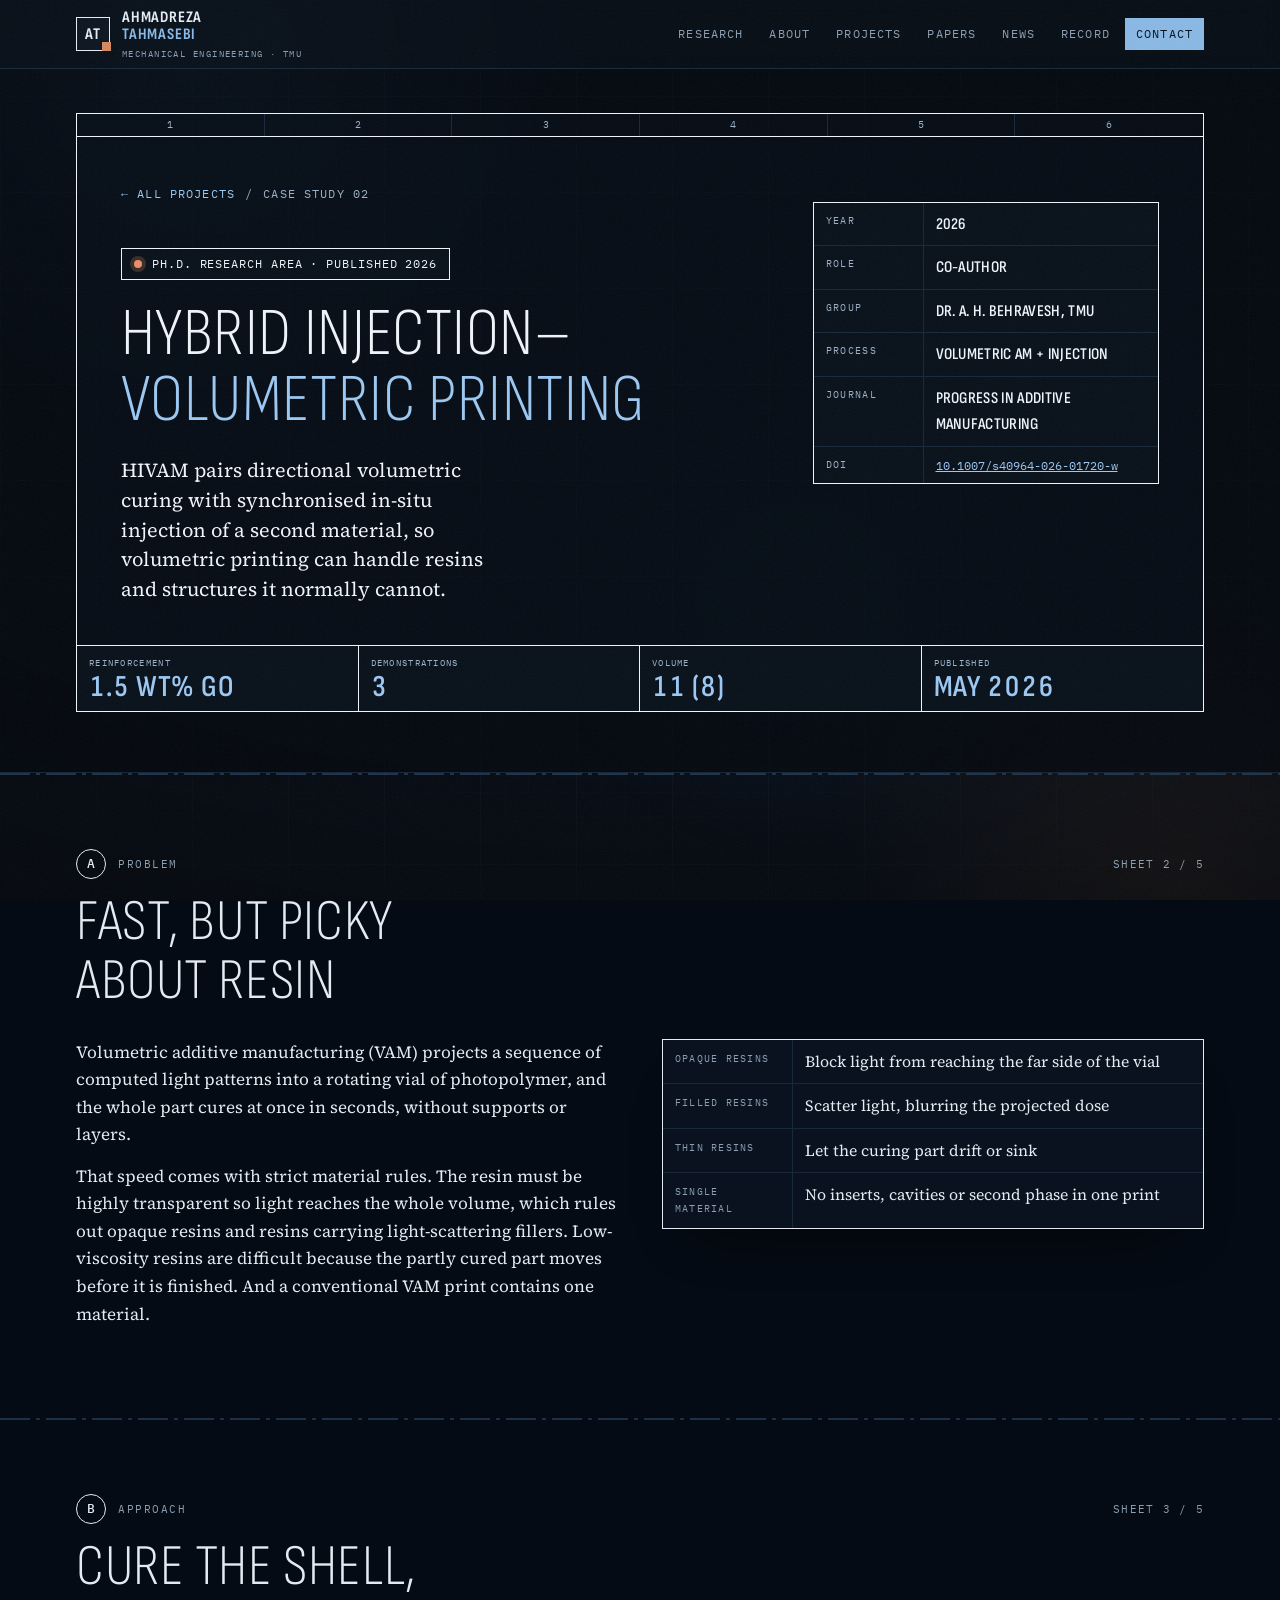
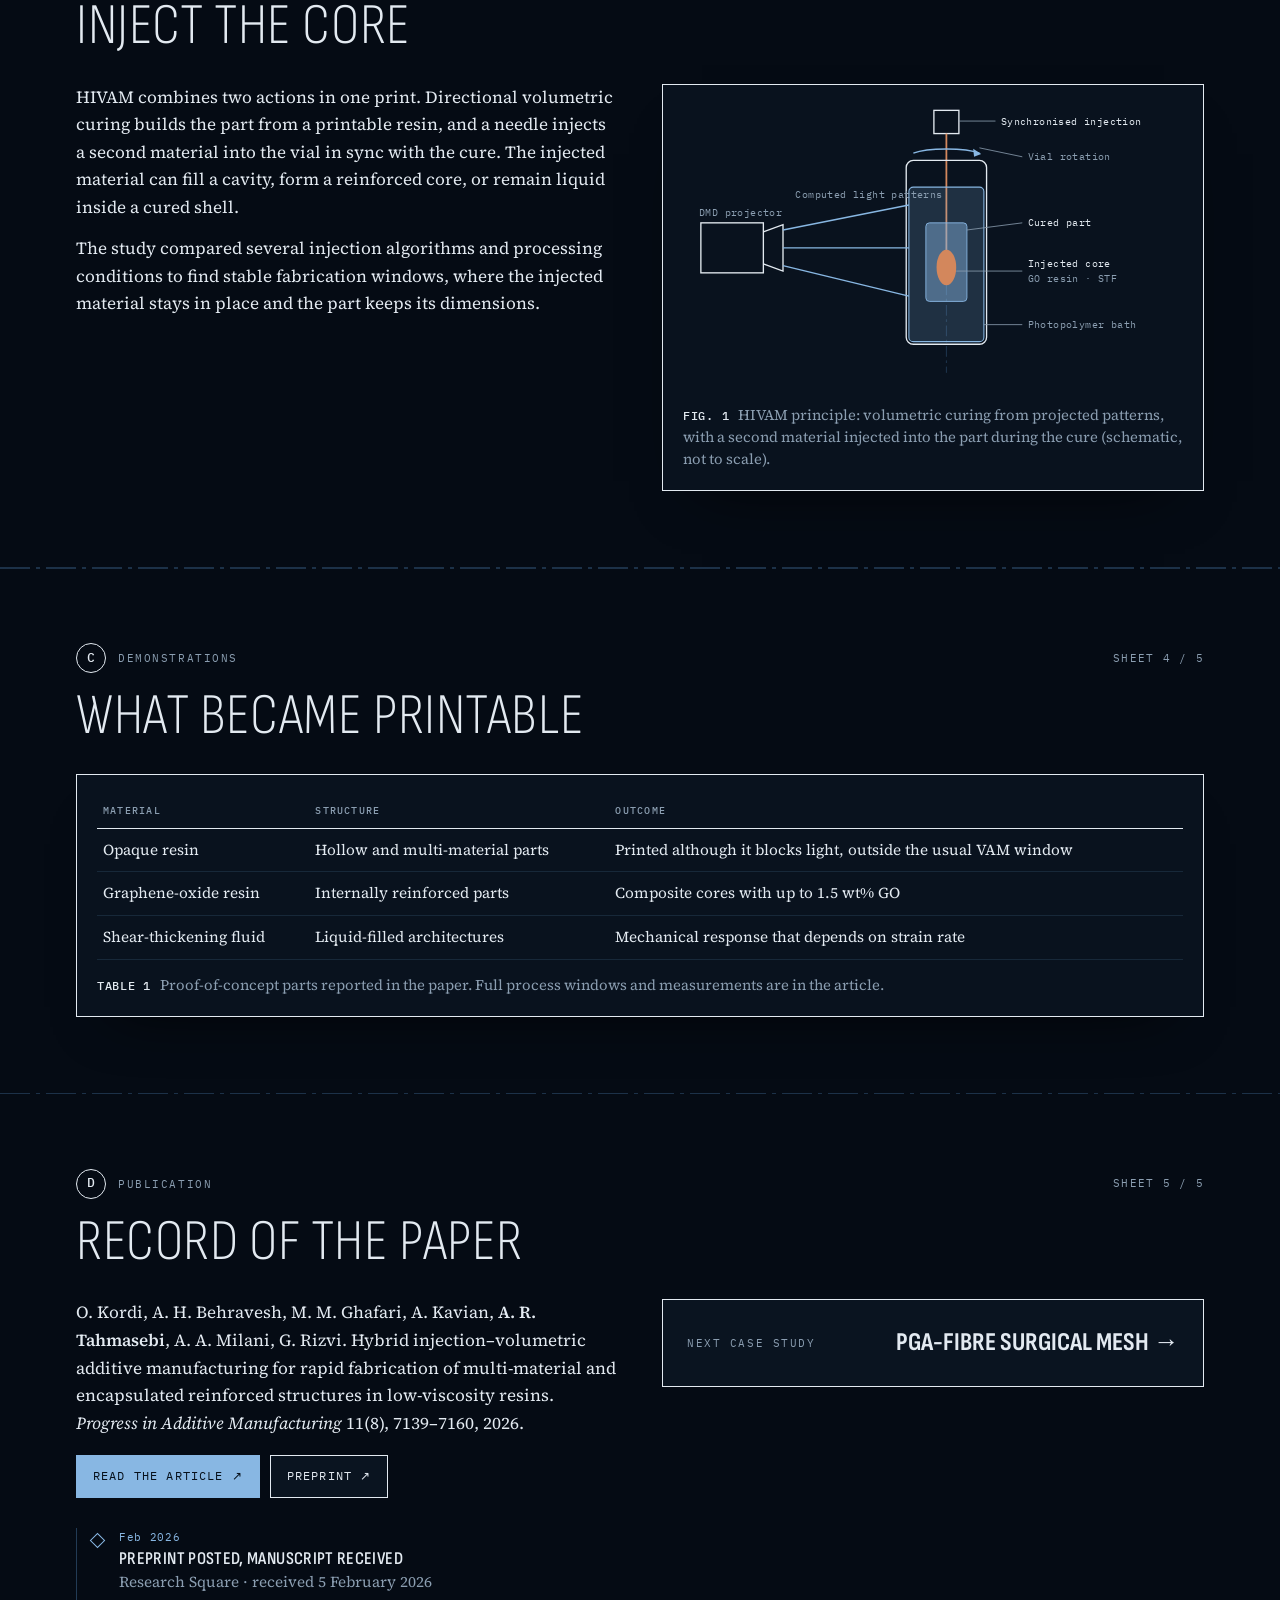
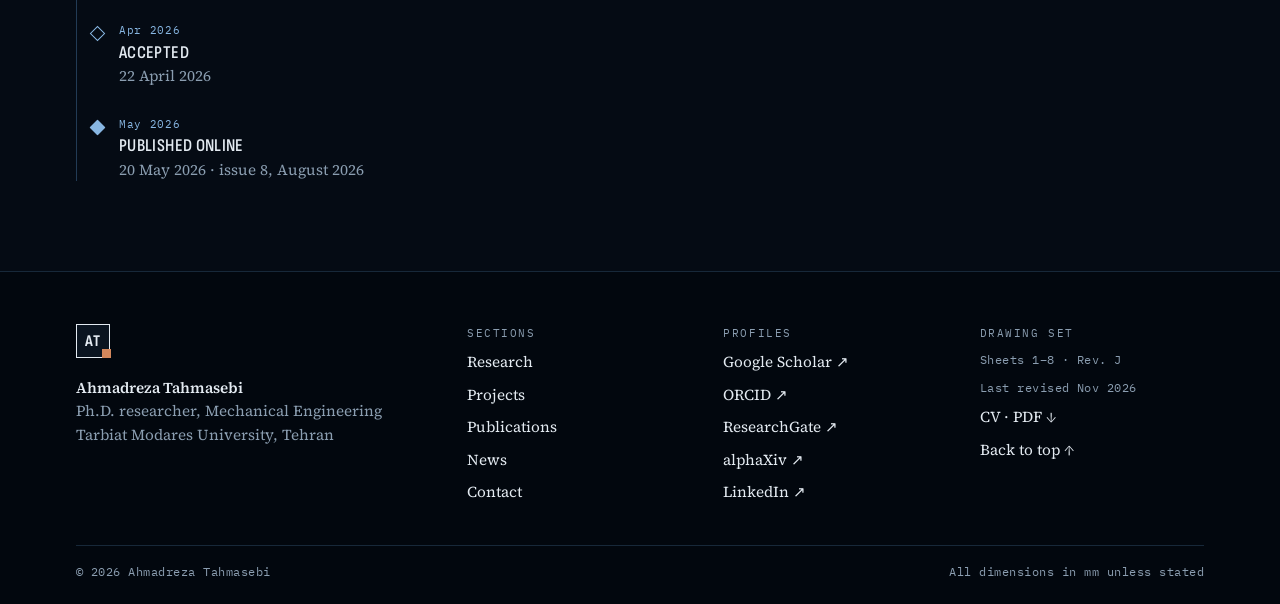
<file: work/hivam.html>
<!doctype html>
<html lang="en">
<head>
<meta charset="utf-8">
<meta name="viewport" content="width=device-width, initial-scale=1, viewport-fit=cover">
<title>Hybrid injection–volumetric printing · Ahmadreza Tahmasebi</title>
<meta name="description" content="Case study: HIVAM pairs volumetric curing with in-situ injection to print opaque, filled and low-viscosity resins and reinforced parts.">
<meta name="theme-color" content="#050B14">
<meta property="og:type" content="article">
<meta property="og:title" content="Hybrid injection–volumetric printing · Ahmadreza Tahmasebi">
<meta property="og:description" content="Case study: HIVAM pairs volumetric curing with in-situ injection to print opaque, filled and low-viscosity resins and reinforced parts.">
<meta property="og:image" content="https://ahmadreza-tahmasbi.github.io/og.png">
<meta property="og:url" content="https://ahmadreza-tahmasbi.github.io/work/hivam.html">
<meta name="twitter:card" content="summary_large_image">
<link rel="preload" href="../assets/fonts/sofia-sans-condensed-latin-wght-normal.woff2" as="font" type="font/woff2" crossorigin>
<link rel="stylesheet" href="../assets/fonts/fonts.css">
<link rel="canonical" href="https://ahmadreza-tahmasbi.github.io/work/hivam.html">
<link rel="icon" type="image/png" sizes="32x32" href="../assets/icons/favicon-32.png">
<link rel="apple-touch-icon" href="../assets/icons/apple-touch-icon.png">
<link rel="stylesheet" href="../assets/style.css">
<!-- Visitor stats: create a free site at goatcounter.com, then replace YOURCODE and remove these comment marks.
<script data-goatcounter="https://YOURCODE.goatcounter.com/count" async src="//gc.zgo.at/count.js"></script> -->
</head>
<body>
<div class="ambient" aria-hidden="true"><div class="pool p1"></div><div class="pool p2"></div><div class="pool p3"></div><div class="grid"></div><div class="lit"></div></div>
<div class="vignette" aria-hidden="true"></div>
<div class="grain" aria-hidden="true"></div>
<header class="top">
  <div class="wrap">
    <a class="brand" href="../"><span class="mark" aria-hidden="true">AT</span><span class="bn">Ahmadreza <em>Tahmasebi</em><small>Mechanical Engineering · TMU</small></span></a>
    <button class="menu-btn" id="menu-btn" type="button" aria-expanded="false" aria-controls="nav-links"><i aria-hidden="true"></i>Menu</button>
    <nav class="links" id="nav-links" aria-label="Sections">
      <a href="../#statement">Research</a>
      <a href="../#about">About</a>
      <a href="../#projects">Projects</a>
      <a href="../#publications">Papers</a>
      <a href="../#news">News</a>
      <a href="../#record">Record</a>
      <a class="cta" href="../#contact">Contact</a>
    </nav>
  </div>
  <span class="progress" id="progress" aria-hidden="true"></span>
</header>

<main id="top">
  <section class="hero case-hero" id="hero">
    <div class="xh" aria-hidden="true"><i class="v"></i><i class="h"></i><b id="xhl">X 000.0  Y 000.0 mm</b></div>
    <div class="wrap">
      <div class="sheet">
        <div class="zones" aria-hidden="true"><span>1</span><span>2</span><span>3</span><span>4</span><span>5</span><span>6</span></div>
        <div class="sheet-body">
          <div class="hero-text">
            <div class="crumbs"><a href="../#projects">← All projects</a><span>/</span><span>Case study 02</span></div>
            <span class="status"><i></i>Ph.D. research area · published 2026</span>
            <h1>Hybrid injection–<span>volumetric printing</span></h1>
            <p class="lede">HIVAM pairs directional volumetric curing with synchronised in-situ injection of a second material, so volumetric printing can handle resins and structures it normally cannot.</p>
          </div>
          <dl class="meta">
            <div><dt>Year</dt><dd>2026</dd></div>
            <div><dt>Role</dt><dd>Co-author</dd></div>
            <div><dt>Group</dt><dd>Dr. A. H. Behravesh, TMU</dd></div>
            <div><dt>Process</dt><dd>Volumetric AM + injection</dd></div>
            <div><dt>Journal</dt><dd>Progress in Additive Manufacturing</dd></div>
            <div><dt>DOI</dt><dd style="font-family:var(--f-mono);font-size:.78rem;text-transform:none;letter-spacing:0;font-weight:400"><a href="https://doi.org/10.1007/s40964-026-01720-w" target="_blank" rel="noopener">10.1007/s40964-026-01720-w</a></dd></div>
          </dl>
        </div>
        <div class="tblock" style="grid-template-columns:repeat(4,1fr)">
          <div class="num"><small>Reinforcement</small><b>1.5 wt% GO</b></div>
          <div class="num"><small>Demonstrations</small><b>3</b></div>
          <div class="num"><small>Volume</small><b>11 (8)</b></div>
          <div class="num"><small>Published</small><b>May 2026</b></div>
        </div>
      </div>
    </div>
  </section>

  <section class="block" id="problem">
    <div class="wrap">
      <div class="sh"><i class="balloon">A</i><span class="label">Problem</span><span class="sheetno">Sheet 2 / 5</span></div>
      <h2 class="sec-title">Fast, but picky about resin</h2>
      <div class="two" style="margin-top:28px">
        <div class="prose">
          <p>Volumetric additive manufacturing (VAM) projects a sequence of computed light patterns into a rotating vial of photopolymer, and the whole part cures at once in seconds, without supports or layers.</p>
          <p>That speed comes with strict material rules. The resin must be highly transparent so light reaches the whole volume, which rules out opaque resins and resins carrying light-scattering fillers. Low-viscosity resins are difficult because the partly cured part moves before it is finished. And a conventional VAM print contains one material.</p>
        </div>
        <dl class="spec" style="margin-top:0">
          <div><dt>Opaque resins</dt><dd>Block light from reaching the far side of the vial</dd></div>
          <div><dt>Filled resins</dt><dd>Scatter light, blurring the projected dose</dd></div>
          <div><dt>Thin resins</dt><dd>Let the curing part drift or sink</dd></div>
          <div><dt>Single material</dt><dd>No inserts, cavities or second phase in one print</dd></div>
        </dl>
      </div>
    </div>
  </section>

  <section class="block" id="approach">
    <div class="wrap">
      <div class="sh"><i class="balloon">B</i><span class="label">Approach</span><span class="sheetno">Sheet 3 / 5</span></div>
      <h2 class="sec-title">Cure the shell, inject the core</h2>
      <div class="two" style="margin-top:28px">
        <div class="prose">
          <p>HIVAM combines two actions in one print. Directional volumetric curing builds the part from a printable resin, and a needle injects a second material into the vial in sync with the cure. The injected material can fill a cavity, form a reinforced core, or remain liquid inside a cured shell.</p>
          <p>The study compared several injection algorithms and processing conditions to find stable fabrication windows, where the injected material stays in place and the part keeps its dimensions.</p>
        </div>
        <figure class="fig">
          <svg class="schem" viewBox="0 0 560 320" role="img" aria-label="Schematic of hybrid injection volumetric additive manufacturing">
            <line class="cl" x1="295" y1="40" x2="295" y2="300"/>
            <rect class="k" x="281" y="6" width="28" height="26"/>
            <line class="h" x1="295" y1="32" x2="295" y2="168"/>
            <rect class="k" x="250" y="62" width="90" height="206" rx="8"/>
            <rect class="af" x="253" y="92" width="84" height="173" rx="5"/>
            <path class="a" d="M258 54 A42 9 0 0 1 332 54"/><path class="hf" style="fill:var(--accent)" d="M334 55 l-9 -6 l1 9z"/>
            <rect class="k" x="20" y="132" width="70" height="56"/>
            <path class="k" d="M90 142 L112 134 V186 L90 178"/>
            <line class="a" x1="112" y1="140" x2="253" y2="112"/>
            <line class="a" x1="112" y1="160" x2="253" y2="160"/>
            <line class="a" x1="112" y1="180" x2="253" y2="214"/>
            <rect x="272" y="132" width="46" height="88" rx="4" fill="var(--accent)" fill-opacity=".45" stroke="var(--accent)"/>
            <ellipse class="hf" cx="295" cy="182" rx="11" ry="20"/>
            <text x="18" y="124">DMD projector</text>
            <text x="126" y="104">Computed light patterns</text>
            <line class="ld" x1="309" y1="18" x2="350" y2="18"/><text x="356" y="22" class="t">Synchronised injection</text>
            <line class="ld" x1="332" y1="48" x2="380" y2="58"/><text x="386" y="62">Vial rotation</text>
            <line class="ld" x1="318" y1="140" x2="380" y2="132"/><text x="386" y="136" class="t">Cured part</text>
            <line class="ld" x1="306" y1="186" x2="380" y2="186"/><text x="386" y="182" class="t">Injected core</text><text x="386" y="198">GO resin · STF</text>
            <line class="ld" x1="337" y1="246" x2="380" y2="246"/><text x="386" y="250">Photopolymer bath</text>
          </svg>
          <figcaption><b>FIG. 1</b> HIVAM principle: volumetric curing from projected patterns, with a second material injected into the part during the cure (schematic, not to scale).</figcaption>
        </figure>
      </div>
    </div>
  </section>

  <section class="block" id="results">
    <div class="wrap">
      <div class="sh"><i class="balloon">C</i><span class="label">Demonstrations</span><span class="sheetno">Sheet 4 / 5</span></div>
      <h2 class="sec-title">What became printable</h2>
      <div class="fig" style="margin-top:28px">
        <div class="tbl-wrap"><table>
          <thead><tr><th>Material</th><th>Structure</th><th>Outcome</th></tr></thead>
          <tbody>
            <tr><td>Opaque resin</td><td>Hollow and multi-material parts</td><td>Printed although it blocks light, outside the usual VAM window</td></tr>
            <tr><td>Graphene-oxide resin</td><td>Internally reinforced parts</td><td>Composite cores with up to 1.5 wt% GO</td></tr>
            <tr><td>Shear-thickening fluid</td><td>Liquid-filled architectures</td><td>Mechanical response that depends on strain rate</td></tr>
          </tbody>
        </table></div>
        <figcaption><b>TABLE 1</b> Proof-of-concept parts reported in the paper. Full process windows and measurements are in the article.</figcaption>
      </div>
    </div>
  </section>

  <section class="block" id="outputs">
    <div class="wrap">
      <div class="sh"><i class="balloon">D</i><span class="label">Publication</span><span class="sheetno">Sheet 5 / 5</span></div>
      <h2 class="sec-title">Record of the paper</h2>
      <div class="two" style="margin-top:28px">
        <div class="prose">
          <p>O. Kordi, A. H. Behravesh, M. M. Ghafari, A. Kavian, <b>A. R. Tahmasebi</b>, A. A. Milani, G. Rizvi. Hybrid injection–volumetric additive manufacturing for rapid fabrication of multi-material and encapsulated reinforced structures in low-viscosity resins. <i>Progress in Additive Manufacturing</i> 11(8), 7139–7160, 2026.</p>
          <div class="btns" style="margin-top:18px"><a class="btn primary" href="https://doi.org/10.1007/s40964-026-01720-w" target="_blank" rel="noopener">Read the article ↗</a><a class="btn" href="https://www.researchsquare.com/article/rs-8791467/v1" target="_blank" rel="noopener">Preprint ↗</a></div>
          <ul class="tl" style="margin-top:30px">
            <li><time>Feb 2026</time><strong>Preprint posted, manuscript received</strong><span>Research Square · received 5 February 2026</span></li>
            <li><time>Apr 2026</time><strong>Accepted</strong><span>22 April 2026</span></li>
            <li class="now"><time>May 2026</time><strong>Published online</strong><span>20 May 2026 · issue 8, August 2026</span></li>
          </ul>
        </div>
        <div class="next"><span class="label">Next case study</span><a href="hernia-mesh.html">PGA-fibre surgical mesh →</a></div>
      </div>
    </div>
  </section>
</main>


<footer class="foot">
  <div class="wrap">
    <div class="fgrid">
      <div class="fcol"><span class="mark" aria-hidden="true">AT</span><p><b>Ahmadreza Tahmasebi</b><br>Ph.D. researcher, Mechanical Engineering<br>Tarbiat Modares University, Tehran</p></div>
      <div class="fcol"><span class="label">Sections</span><a href="../#statement">Research</a><a href="../#projects">Projects</a><a href="../#publications">Publications</a><a href="../#news">News</a><a href="../#contact">Contact</a></div>
      <div class="fcol"><span class="label">Profiles</span><a href="https://scholar.google.com/citations?user=3OH_9tcAAAAJ&amp;hl=en" target="_blank" rel="noopener">Google Scholar ↗</a><a href="https://orcid.org/0009-0008-6330-8105" target="_blank" rel="noopener">ORCID ↗</a><a href="https://www.researchgate.net/profile/Ahmadreza-Tahmasebi" target="_blank" rel="noopener">ResearchGate ↗</a><a href="https://www.alphaxiv.org/@ahmadreza-tahmasebi" target="_blank" rel="noopener">alphaXiv ↗</a><a href="https://www.linkedin.com/in/ahmadreza-tahmasbi/" target="_blank" rel="noopener">LinkedIn ↗</a></div>
      <div class="fcol"><span class="label">Drawing set</span><span class="mono">Sheets 1–8 · Rev. J</span><span class="mono">Last revised Nov 2026</span><a href="../assets/Ahmadreza-Tahmasebi-CV.pdf" target="_blank" rel="noopener">CV · PDF ↓</a><a href="#top">Back to top ↑</a></div>
    </div>
    <div class="fbar mono"><span>© 2026 Ahmadreza Tahmasebi</span><span>All dimensions in mm unless stated</span></div>
  </div>
</footer>
<script src="../assets/site.js"></script>
</body>
</html>
</file>
<file: assets/fonts/fonts.css>
/* Self-hosted fonts (SIL Open Font License). No requests to third-party font servers. */
@font-face{font-family:"Sofia Sans Condensed";font-style:normal;font-weight:1 1000;font-display:swap;src:url(sofia-sans-condensed-latin-wght-normal.woff2) format("woff2-variations"),url(sofia-sans-condensed-latin-wght-normal.woff2) format("woff2")}
@font-face{font-family:"Source Serif 4";font-style:normal;font-weight:400;font-display:swap;src:url(source-serif-4-latin-400-normal.woff2) format("woff2")}
@font-face{font-family:"Source Serif 4";font-style:normal;font-weight:600;font-display:swap;src:url(source-serif-4-latin-600-normal.woff2) format("woff2")}
@font-face{font-family:"Source Serif 4";font-style:italic;font-weight:400;font-display:swap;src:url(source-serif-4-latin-400-italic.woff2) format("woff2")}
@font-face{font-family:"Source Serif 4";font-style:normal;font-weight:400;font-display:swap;src:url(source-serif-4-greek-400-normal.woff2) format("woff2");unicode-range:U+0370-03FF}
@font-face{font-family:"Source Serif 4";font-style:italic;font-weight:400;font-display:swap;src:url(source-serif-4-greek-400-italic.woff2) format("woff2");unicode-range:U+0370-03FF}
@font-face{font-family:"IBM Plex Mono";font-style:normal;font-weight:400;font-display:swap;src:url(ibm-plex-mono-latin-400-normal.woff2) format("woff2")}
@font-face{font-family:"IBM Plex Mono";font-style:normal;font-weight:500;font-display:swap;src:url(ibm-plex-mono-latin-500-normal.woff2) format("woff2")}
</file>
<file: assets/style.css>
/* Layout: the site is a set of drawing sheets. Hero = sheet 1 with zone ruler, gear drawing, portrait detail and an ISO title block; every section is a numbered sheet with a detail balloon. */
:root{
  --bg:#0A1625; --surface:#0F2033; --ink:#E6EDF4; --muted:#93A8BC; --line:#1D3349; --faint:#2A4865;
  --accent:#8FBFEA; --accent-soft:#12293F; --hot:#D98B5E;
  --grid:rgba(150,195,235,.035); --grid2:rgba(150,195,235,.07); color-scheme:dark;
  --f-display:"Barlow Condensed","Arial Narrow",sans-serif;
  --f-body:"Source Serif 4",Georgia,"Times New Roman",serif;
  --f-mono:"IBM Plex Mono",ui-monospace,Menlo,Consolas,monospace;
  --f-fa:"Vazirmatn",Tahoma,sans-serif;
  --portrait:url("portrait.jpg");
}
@media (prefers-color-scheme:dark){:root:not([data-theme="light"]){
  --bg:#0A1625; --surface:#0F2033; --ink:#E6EDF4; --muted:#93A8BC; --line:#1D3349; --faint:#2A4865;
  --accent:#8FBFEA; --accent-soft:#12293F; --hot:#D98B5E; --grid:rgba(150,195,235,.035); --grid2:rgba(150,195,235,.07); color-scheme:dark}}
:root[data-theme="dark"]{
  --bg:#0A1625; --surface:#0F2033; --ink:#E6EDF4; --muted:#93A8BC; --line:#1D3349; --faint:#2A4865;
  --accent:#8FBFEA; --accent-soft:#12293F; --hot:#D98B5E; --grid:rgba(150,195,235,.035); --grid2:rgba(150,195,235,.07); color-scheme:dark}

*{box-sizing:border-box}
html{scroll-behavior:smooth}
@media (prefers-reduced-motion:reduce){html{scroll-behavior:auto}}
body{background:var(--bg);color:var(--ink);font-family:var(--f-body);font-size:1.0625rem;line-height:1.62}
a{color:var(--accent)}
a:focus-visible,button:focus-visible{outline:2px solid var(--hot);outline-offset:3px}
.wrap{max-width:1160px;margin:0 auto;padding-left:max(16px,env(safe-area-inset-left,0px));padding-right:max(16px,env(safe-area-inset-right,0px))}
h1,h2,h3{font-family:var(--f-display);text-transform:uppercase;letter-spacing:.02em;font-weight:700;margin:0;line-height:1.02;text-wrap:balance}
.mono{font-family:var(--f-mono);font-size:.76rem;letter-spacing:.04em}
.label{font-family:var(--f-mono);font-size:.7rem;letter-spacing:.14em;text-transform:uppercase;color:var(--muted)}
p{margin:0}

/* ---------- header ---------- */
body::before{content:"";position:fixed;inset:0 0 auto;height:env(safe-area-inset-top,0px);z-index:10;background:var(--bg)}
header.top{position:sticky;top:env(safe-area-inset-top,0px);z-index:5;background:color-mix(in srgb,var(--bg) 90%,transparent);backdrop-filter:blur(8px);border-bottom:1.5px solid var(--ink)}
header.top .wrap{display:flex;align-items:center;justify-content:space-between;gap:16px;padding-block:10px}
.brand{display:inline-flex;align-items:center;gap:10px;text-decoration:none;color:var(--ink);font-family:var(--f-display);font-weight:700;font-size:1.15rem;letter-spacing:.06em;text-transform:uppercase;white-space:nowrap}
.brand em{font-style:normal;color:var(--accent)}
.gears{width:46px;height:26px;flex:none;overflow:visible}
nav.links{display:flex;gap:4px;flex-wrap:wrap}
nav.links a{color:var(--muted);text-decoration:none;font-family:var(--f-mono);font-size:.72rem;letter-spacing:.1em;text-transform:uppercase;padding:6px 10px;border:1px solid transparent}
nav.links a:hover{color:var(--ink);border-color:var(--line)}
nav.links a.cta{color:var(--surface);background:var(--ink)}
@media (max-width:760px){nav.links a:not(.cta){display:none}}

/* ---------- sheet 1 (hero) ---------- */
/* hero is always a deep blueprint band, in either theme */
.hero{--bg:#060F1B; --surface:#0A1A2C; --ink:#EDF3F9; --muted:#9AB0C6; --line:#1F3B58; --faint:#2C5072; --accent:#9AC6F0; --accent-soft:#0F2C4A; --hot:#E58F62;
  position:relative;overflow:hidden;color:var(--ink);padding-block:44px 60px;
  background-color:var(--bg);
  background-image:linear-gradient(rgba(154,198,240,.09) 1px,transparent 1px),linear-gradient(90deg,rgba(154,198,240,.09) 1px,transparent 1px),linear-gradient(rgba(154,198,240,.04) 1px,transparent 1px),linear-gradient(90deg,rgba(154,198,240,.04) 1px,transparent 1px);
  background-size:80px 80px,80px 80px,16px 16px,16px 16px;border-bottom:1px solid #1D3349}
.hero .figlabel{background:rgba(7,22,40,.7)}
.sheet{position:relative;border:1.5px solid var(--ink);background:color-mix(in srgb,var(--surface) 55%,transparent)}
.zones{display:grid;grid-template-columns:repeat(6,1fr);border-bottom:1px solid var(--ink);font-family:var(--f-mono);font-size:.62rem;color:var(--muted)}
.zones span{text-align:center;padding:3px 0;border-right:1px solid var(--line)}
.zones span:last-child{border-right:0}
.sheet-body{position:relative;display:grid;grid-template-columns:1.2fr .8fr;gap:48px;padding:48px 44px 40px;overflow:hidden}
@media (max-width:900px){.sheet-body{grid-template-columns:1fr;gap:36px;padding:32px 22px}.zones{display:none}}
@media (max-width:420px){.sheet-body{padding:24px 16px}}
.gear-bg{position:absolute;left:50%;top:50%;width:680px;height:680px;max-width:none;transform:translate(-50%,-50%);color:var(--faint);pointer-events:none;z-index:-2}
@media (max-width:900px){.gear-bg{width:600px;height:600px}}
.gear-bg .rot{transform-origin:300px 300px}
@keyframes spin{to{transform:rotate(360deg)}}
@media (prefers-reduced-motion:reduce){.gear-bg .rot{animation:none}}
.gear-bg text{font-family:var(--f-mono);font-size:13px;fill:var(--muted)}
.hero-text{position:relative;min-width:0;display:flex;flex-direction:column;gap:22px}
.status{display:inline-flex;align-items:center;gap:10px;align-self:flex-start;font-family:var(--f-mono);font-size:.72rem;letter-spacing:.08em;text-transform:uppercase;border:1px solid var(--ink);background:var(--surface);padding:6px 12px}
.status i{width:8px;height:8px;border-radius:50%;background:var(--hot);box-shadow:0 0 0 4px color-mix(in srgb,var(--hot) 22%,transparent)}
.hero h1{font-size:clamp(3.2rem,8vw,6.4rem);line-height:.88;letter-spacing:.005em}
.hero h1 span{color:var(--accent);display:block}
.fa{font-family:var(--f-fa);color:var(--muted);font-size:1.05rem;direction:rtl;align-self:flex-start;margin-top:-8px}
.dim{position:relative;display:flex;align-items:center;gap:10px;color:var(--accent);max-width:460px;padding-inline:1px}
.dim::before,.dim::after{content:"";flex:1;height:1px;background:currentColor}
.dim span{font-family:var(--f-mono);font-size:.68rem;letter-spacing:.12em;white-space:nowrap}
.dim i{position:absolute;top:50%;transform:translateY(-50%);border-block:4px solid transparent}
.dim i.l{left:0;border-right:9px solid currentColor}
.dim i.r{right:0;border-left:9px solid currentColor}
.lede{font-size:1.24rem;line-height:1.5;max-width:40ch}
.lede em{font-style:italic;color:var(--accent)}
.btns{display:flex;flex-wrap:wrap;gap:10px}
.btn{display:inline-flex;align-items:center;gap:8px;padding:11px 16px;font-family:var(--f-mono);font-size:.72rem;letter-spacing:.1em;text-transform:uppercase;text-decoration:none;border:1.5px solid var(--ink);color:var(--ink);background:var(--surface)}
.btn.primary{background:var(--ink);color:var(--surface)}
.btn:hover{background:var(--accent);border-color:var(--accent);color:var(--surface)}

.portrait{position:relative;isolation:isolate;align-self:center;margin:0;min-width:0;justify-self:end;width:100%;max-width:360px}
@media (max-width:900px){.portrait{justify-self:start;max-width:300px}}
.photo{position:relative;width:100%;max-width:100%;aspect-ratio:4/5;background:var(--portrait) center/cover no-repeat,#15191E;border:1.5px solid var(--ink)}
.photo::after{content:"";position:absolute;inset:10px;border:1px solid rgba(255,255,255,.16);pointer-events:none}
.portrait::before{content:"";position:absolute;inset:14px -14px -14px 14px;border:1px dashed var(--accent);z-index:-1}
.cm{position:absolute;background:var(--hot)}
.cm.v{left:50%;top:-16px;width:1.5px;height:11px}
.cm.v2{left:50%;bottom:-16px;width:1.5px;height:11px}
.cm.h{top:42%;left:-16px;height:1.5px;width:11px}
.figlabel{position:absolute;left:18px;bottom:16px;font-family:var(--f-mono);font-size:.6rem;letter-spacing:.14em;color:#F2F4F6;background:rgba(15,18,22,.6);padding:3px 7px}

/* ISO title block (also carries the stats) */
.tblock{display:grid;grid-template-columns:2fr 1.3fr 1.3fr 1fr 1fr 1fr;border-top:1.5px solid var(--ink);background:var(--surface)}
.tblock > div{padding:9px 12px;border-right:1px solid var(--ink);min-width:0;display:flex;flex-direction:column;gap:2px}
.tblock > div:last-child{border-right:0}
.tblock small{font-family:var(--f-mono);font-size:.58rem;letter-spacing:.14em;text-transform:uppercase;color:var(--muted)}
.tblock b{font-family:var(--f-display);font-weight:600;font-size:1.05rem;text-transform:uppercase;letter-spacing:.03em;line-height:1.15}
.tblock .num b{font-size:1.9rem;line-height:1;font-variant-numeric:tabular-nums;color:var(--accent)}
@media (max-width:900px){.tblock{grid-template-columns:repeat(3,1fr)}.tblock > div{border-bottom:1px solid var(--ink)}.tblock > div:nth-child(3n){border-right:0}.tblock > div:nth-last-child(-n+3){border-bottom:0}}
@media (max-width:480px){.tblock{grid-template-columns:1fr 1fr}.tblock > div{border-right:1px solid var(--ink)!important;border-bottom:1px solid var(--ink)!important}.tblock > div:nth-child(2n){border-right:0!important}.tblock > div:nth-last-child(-n+2){border-bottom:0!important}}

/* ---------- sheets (sections) ---------- */
section.block{position:relative;padding-block:76px;scroll-margin-top:56px}
section.block::before{content:"";position:absolute;left:0;right:0;top:0;height:1.5px;
  background:repeating-linear-gradient(90deg,var(--faint) 0 30px,transparent 30px 36px,var(--faint) 36px 40px,transparent 40px 46px)}
@media (max-width:720px){section.block{padding-block:54px}}
.sh{display:flex;align-items:center;gap:12px;margin-bottom:14px}
.sh .sheetno{margin-left:auto;font-family:var(--f-mono);font-size:.66rem;letter-spacing:.12em;color:var(--muted);text-transform:uppercase;white-space:nowrap}
.balloon{display:inline-grid;place-items:center;width:30px;height:30px;flex:none;border:1.5px solid var(--ink);border-radius:50%;font-family:var(--f-mono);font-style:normal;font-size:.8rem;color:var(--ink);font-weight:500}
.sec-title{font-size:clamp(2.4rem,5vw,3.6rem);max-width:22ch;margin-bottom:12px;letter-spacing:.01em}
.sec-sub{color:var(--muted);max-width:62ch;margin-bottom:36px}

/* figures: paper-style captions */
.fig{margin:0;background:var(--surface);border:1px solid var(--ink);padding:20px;min-width:0;display:flex;flex-direction:column;gap:14px}
.fig figcaption{font-size:.92rem;color:var(--muted);line-height:1.5}
.fig figcaption b{font-family:var(--f-mono);font-weight:500;color:var(--ink);margin-right:6px;font-size:.76rem;letter-spacing:.06em}

/* A — statement */
.statement{display:grid;grid-template-columns:1.05fr .95fr;gap:52px;align-items:start}
.statement > *{min-width:0}
@media (max-width:900px){.statement{grid-template-columns:1fr;gap:32px}}
.st-text p{margin-bottom:14px;max-width:62ch}
.st-text strong{font-weight:600}
.rq{list-style:none;margin:10px 0 0;padding:0;border-top:1.5px solid var(--ink)}
.rq li{display:grid;grid-template-columns:54px 1fr;gap:12px;padding:13px 0;border-bottom:1px solid var(--line)}
.rq b{font-family:var(--f-mono);font-weight:500;color:var(--hot);font-size:.78rem;padding-top:3px;letter-spacing:.06em}
.chain{display:grid}
.node{border:1.5px solid var(--ink);padding:12px 16px;display:grid;grid-template-columns:110px 1fr;gap:4px 14px;background:var(--bg)}
.node small{font-family:var(--f-mono);font-size:.62rem;letter-spacing:.14em;text-transform:uppercase;color:var(--accent);padding-top:4px}
.node div{display:flex;flex-wrap:wrap;gap:4px 14px}
.node b{font-family:var(--f-display);font-weight:600;font-size:1.08rem;text-transform:uppercase;letter-spacing:.02em;line-height:1.3}
.node.hot{border-color:var(--hot)}
.node.hot small{color:var(--hot)}
@media (max-width:420px){.node{grid-template-columns:1fr}}
.arrow{height:26px;position:relative}
.arrow::before{content:"";position:absolute;left:40px;top:0;bottom:7px;width:1.5px;background:var(--ink)}
.arrow::after{content:"";position:absolute;left:35.5px;bottom:0;border-inline:5px solid transparent;border-top:8px solid var(--ink)}

/* B — about */
.about{display:grid;grid-template-columns:1.1fr .9fr;gap:52px;align-items:start}
.about > *{min-width:0}
@media (max-width:900px){.about{grid-template-columns:1fr;gap:32px}}
.about p{margin-bottom:14px;max-width:62ch}
.spec{margin:22px 0 0;border:1.5px solid var(--ink);background:var(--surface)}
.spec div{display:grid;grid-template-columns:130px 1fr;border-bottom:1px solid var(--line)}
.spec div:last-child{border-bottom:0}
.spec dt{font-family:var(--f-mono);font-size:.64rem;letter-spacing:.12em;text-transform:uppercase;color:var(--muted);padding:11px 12px;border-right:1px solid var(--line)}
.spec dd{margin:0;padding:9px 12px;font-size:.98rem}
@media (max-width:420px){.spec div{grid-template-columns:1fr}.spec dt{border-right:0;padding-bottom:0}}
.plate-head,.plate-foot{display:flex;justify-content:space-between;gap:8px;flex-wrap:wrap;color:var(--muted)}
.plate canvas{display:block;width:100%;max-width:100%;aspect-ratio:1/1;background:var(--bg);border:1px solid var(--line)}
.dro{font-variant-numeric:tabular-nums}
.replay{background:none;border:0;color:var(--accent);cursor:pointer;font:inherit;padding:0}

/* C — projects */
.feature{display:grid;grid-template-columns:1.2fr 1fr;background:var(--surface);border:1.5px solid var(--ink)}
@media (max-width:900px){.feature{grid-template-columns:1fr}}
.feature .body{padding:30px;display:flex;flex-direction:column;gap:16px;min-width:0}
@media (max-width:420px){.feature .body{padding:20px}}
.feature h3{font-size:clamp(1.6rem,3vw,2.1rem)}
.feature p{max-width:60ch}
.tagrow{display:flex;gap:10px;align-items:center;flex-wrap:wrap}
.pill{font-family:var(--f-mono);font-size:.64rem;letter-spacing:.1em;text-transform:uppercase;padding:3px 9px;border:1px solid var(--hot);color:var(--hot)}
.pill.blue{border-color:var(--accent);color:var(--accent)}
.chips{display:flex;flex-wrap:wrap;gap:6px}
.chip{font-family:var(--f-mono);font-size:.68rem;padding:3px 8px;border:1px solid var(--line);color:var(--muted)}
.kpis{display:grid;grid-template-columns:1fr 1fr;border-left:1.5px solid var(--ink);background:var(--accent-soft)}
@media (max-width:900px){.kpis{border-left:0;border-top:1.5px solid var(--ink)}}
.kpi{padding:22px;display:flex;flex-direction:column;gap:6px;justify-content:flex-end;min-width:0;border-bottom:1px solid var(--line)}
.kpi:nth-child(odd){border-right:1px solid var(--line)}
.kpi:nth-last-child(-n+2){border-bottom:0}
.kpi b{font-family:var(--f-display);font-size:2.7rem;font-weight:700;color:var(--accent);line-height:1;font-variant-numeric:tabular-nums}
.kpi span{font-size:.95rem;line-height:1.35}
.kpi small{font-family:var(--f-mono);font-size:.64rem;color:var(--muted);letter-spacing:.06em}
.figrow{display:grid;grid-template-columns:1.2fr 1fr;gap:20px;margin-top:20px}
@media (max-width:860px){.figrow{grid-template-columns:1fr}}
.chart{width:100%;height:auto;display:block}
.chart text{font-family:var(--f-mono);font-size:11px;fill:var(--muted)}
.chart .xl text{fill:var(--ink);font-size:12px}
.chart .xl text.sm{fill:var(--muted);font-size:10px}
.chart .ax line{stroke:var(--ink);stroke-width:1.2}
.chart .grid line{stroke:var(--line);stroke-width:1;stroke-dasharray:3 4}
.chart .b1{fill:var(--accent);fill-opacity:.45}
.chart .b2{fill:var(--accent);fill-opacity:.7}
.chart .b3{fill:var(--accent)}
.chart .bar{stroke:var(--ink);stroke-width:1.2}
.chart .err line{stroke:var(--ink);stroke-width:1.4}
.formula{font-style:italic;font-size:2rem;text-align:center;padding:14px 0;border-block:1px solid var(--line)}
.tbl-wrap{overflow-x:auto}
table{width:100%;border-collapse:collapse;font-variant-numeric:tabular-nums;font-size:.95rem}
th{font-family:var(--f-mono);font-weight:500;font-size:.64rem;letter-spacing:.12em;text-transform:uppercase;color:var(--muted);text-align:left;padding:8px 6px;border-bottom:1.5px solid var(--ink)}
td{padding:9px 6px;border-bottom:1px solid var(--line)}
td.n{font-family:var(--f-mono);font-size:.88rem}

.projects{display:grid;grid-template-columns:repeat(3,1fr);gap:0;margin-top:28px;border:1.5px solid var(--ink);background:var(--surface)}
@media (max-width:900px){.projects{grid-template-columns:1fr 1fr}}
@media (max-width:620px){.projects{grid-template-columns:1fr}}
.proj{padding:22px;display:flex;flex-direction:column;gap:12px;min-width:0;border-right:1px solid var(--line);border-bottom:1px solid var(--line)}
@media (min-width:901px){.proj:nth-child(3n){border-right:0}.proj:nth-last-child(-n+3){border-bottom:0}}
@media (min-width:621px) and (max-width:900px){.proj:nth-child(2n){border-right:0}.proj:nth-last-child(-n+2){border-bottom:0}}
@media (max-width:620px){.proj{border-right:0}.proj:last-child{border-bottom:0}}
.proj svg.ico{width:120px;height:72px;color:var(--ink);overflow:visible}
.proj svg.ico .acc{stroke:var(--hot)}
.proj svg.ico .cl{stroke:var(--accent);stroke-dasharray:8 3 2 3}
.proj h3{font-size:1.35rem}
.proj p{font-size:.98rem}
.result{margin-top:auto;padding-top:12px;border-top:1px dashed var(--line);display:flex;align-items:baseline;gap:10px}
.result b{font-family:var(--f-display);font-size:1.7rem;color:var(--accent);font-variant-numeric:tabular-nums;white-space:nowrap;font-weight:700}
.result span{font-size:.88rem;color:var(--muted);line-height:1.35}

/* D — publications */
.pubs{list-style:none;margin:0;padding:0;border-top:1.5px solid var(--ink)}
.pub{display:grid;grid-template-columns:44px 64px 1fr;gap:16px;padding:20px 0;border-bottom:1px solid var(--line)}
.pub > div{min-width:0}
.pub .ref{font-family:var(--f-mono);color:var(--hot);font-size:.8rem;padding-top:3px}
.pub .yr{font-family:var(--f-mono);color:var(--muted);font-size:.8rem;padding-top:3px;font-variant-numeric:tabular-nums}
.pub h3{font-family:var(--f-body);text-transform:none;letter-spacing:0;font-weight:600;font-size:1.08rem;line-height:1.35;margin-bottom:6px}
.pub h3 a{color:var(--ink);text-decoration:none}
.pub h3 a:hover{color:var(--accent);text-decoration:underline}
.auth{color:var(--muted);font-size:.95rem}
.auth b{color:var(--ink);font-weight:600}
.venue{margin-top:6px;font-size:.95rem;display:flex;flex-wrap:wrap;gap:6px 12px;align-items:baseline}
.doi{font-family:var(--f-mono);font-size:.72rem;word-break:break-all}
.cite{font-family:var(--f-mono);font-size:.68rem;color:var(--muted);border:1px solid var(--line);padding:1px 6px}
@media (max-width:560px){.pub{grid-template-columns:36px 1fr}.pub .yr{display:none}}
.more{margin-top:22px}

/* E — record */
.record{display:grid;grid-template-columns:1fr 1fr;gap:48px 56px}
.record > div{min-width:0}
@media (max-width:820px){.record{grid-template-columns:1fr;gap:40px}}
.record h3{font-size:1.4rem;margin-bottom:18px;padding-bottom:8px;border-bottom:1.5px solid var(--ink)}
.tl{list-style:none;margin:0;padding:0;border-left:1px solid var(--faint)}
.tl li{position:relative;padding:0 0 22px 22px;display:flex;flex-direction:column;gap:2px}
.tl li:last-child{padding-bottom:0}
.tl li::before{content:"";position:absolute;left:-5px;top:7px;width:9px;height:9px;background:var(--bg);border:1.5px solid var(--accent);transform:rotate(45deg)}
.tl li.now::before{background:var(--accent);border-color:var(--accent)}
.tl time{font-family:var(--f-mono);font-size:.7rem;color:var(--accent);letter-spacing:.06em;font-variant-numeric:tabular-nums}
.tl strong{font-family:var(--f-display);font-weight:600;font-size:1.12rem;line-height:1.2;text-transform:uppercase;letter-spacing:.02em}
.tl span{color:var(--muted);font-size:.95rem;line-height:1.45}
.skills{display:grid;grid-template-columns:repeat(3,1fr);gap:28px;margin-top:56px;padding-top:32px;border-top:1.5px solid var(--ink)}
.skills > div{min-width:0}
@media (max-width:820px){.skills{grid-template-columns:1fr}}
.skills ul{list-style:none;padding:0;margin:10px 0 0;display:flex;flex-wrap:wrap;gap:6px}
.skills p{margin-top:10px;font-size:.98rem}

/* F — contact as a title block */
.contact-block{display:grid;grid-template-columns:1.3fr 1fr 1fr;border:1.5px solid var(--ink);background:var(--surface)}
.contact-block > div{padding:16px 18px;border-right:1px solid var(--ink);border-bottom:1px solid var(--ink);min-width:0;display:flex;flex-direction:column;gap:6px}
.contact-block .lead{grid-row:span 2;justify-content:space-between;gap:18px}
.contact-block .lead h2{font-size:clamp(1.9rem,3.6vw,2.6rem)}
.contact-block > div:nth-child(3),.contact-block > div:nth-child(5){border-right:0}
.contact-block > div:nth-child(4),.contact-block > div:nth-child(5){border-bottom:0}
.contact-block > div.lead{border-bottom:0}
.contact-block small{font-family:var(--f-mono);font-size:.6rem;letter-spacing:.14em;text-transform:uppercase;color:var(--muted)}
.contact-block code,.contact-block a.v{font-family:var(--f-mono);font-size:.86rem;word-break:break-all;color:var(--ink);text-decoration:none}
.contact-block a.v:hover{color:var(--accent);text-decoration:underline}
.copy{align-self:flex-start;background:var(--ink);color:var(--surface);border:0;font-family:var(--f-mono);font-size:.66rem;letter-spacing:.1em;text-transform:uppercase;padding:5px 10px;cursor:pointer}
@media (max-width:820px){.contact-block{grid-template-columns:1fr 1fr}.contact-block .lead{grid-column:1 / -1;grid-row:auto;border-right:0;border-bottom:1px solid var(--ink)!important}
  .contact-block > div:nth-child(2),.contact-block > div:nth-child(4){border-right:1px solid var(--ink)}.contact-block > div:nth-child(3),.contact-block > div:nth-child(5){border-right:0}}
@media (max-width:480px){.contact-block{grid-template-columns:1fr}.contact-block > div{border-right:0!important;border-bottom:1px solid var(--ink)!important}.contact-block > div:last-child{border-bottom:0!important}}
footer{border-top:1.5px solid var(--ink)}
footer .wrap{display:flex;justify-content:space-between;gap:12px;flex-wrap:wrap;padding-block:20px;color:var(--muted)}

/* ---------- interaction: CAD cursor in the hero, scroll progress, active section ---------- */
.hero > .wrap{position:relative;z-index:1}
.lit{position:absolute;inset:0;z-index:0;pointer-events:none;opacity:0;transition:opacity .35s;
  background-image:linear-gradient(rgba(170,212,250,.55) 1px,transparent 1px),linear-gradient(90deg,rgba(170,212,250,.55) 1px,transparent 1px),linear-gradient(rgba(170,212,250,.22) 1px,transparent 1px),linear-gradient(90deg,rgba(170,212,250,.22) 1px,transparent 1px);
  background-size:80px 80px,80px 80px,16px 16px,16px 16px;
  -webkit-mask-image:radial-gradient(240px circle at var(--mx,70%) var(--my,40%),#000 0%,transparent 72%);mask-image:radial-gradient(240px circle at var(--mx,70%) var(--my,40%),#000 0%,transparent 72%)}
.xh{position:absolute;inset:0;z-index:2;pointer-events:none;opacity:0;transition:opacity .3s}
.xh i{position:absolute;background:rgba(143,191,234,.35)}
.xh .v{top:0;bottom:0;width:1px;left:0;transform:translateX(var(--mx,0))}
.xh .h{left:0;right:0;height:1px;top:0;transform:translateY(var(--my,0))}
.xh b{position:absolute;left:0;top:0;transform:translate(calc(var(--mx,0px) + 14px),calc(var(--my,0px) + 12px));font-family:var(--f-mono);font-weight:400;font-size:.62rem;letter-spacing:.08em;color:#BFD9F2;background:rgba(6,15,27,.85);border:1px solid #1D3349;padding:3px 7px;white-space:nowrap;font-variant-numeric:tabular-nums}
.hero.on .lit,.hero.on .xh{opacity:1}
.btn{transition:transform .25s cubic-bezier(.2,.8,.2,1),background .2s,color .2s,border-color .2s}
.progress{position:absolute;left:0;right:0;bottom:-1.5px;height:2px;background:var(--accent);transform-origin:0 50%;transform:scaleX(0)}
header.top{border-bottom-color:var(--line)}
nav.links a[aria-current="true"]{color:var(--ink);border-color:var(--line)}
nav.links a.cta{color:#06101B;background:var(--accent)}
.btn.primary{background:var(--accent);border-color:var(--accent);color:#06101B}
.btn:hover{background:var(--ink);border-color:var(--ink);color:#06101B}
@media (prefers-reduced-motion:reduce){.lit,.xh{display:none}.btn{transition:none}}

/* ================= v3: deeper night palette + ambience ================= */
:root{
  --bg:#050B14; --surface:#0A1420; --raise:#0E1B2B; --ink:#E3EAF1; --muted:#8B9EB1; --line:#172839; --faint:#223B55;
  --accent:#88B7E3; --accent-soft:#0D2034; --hot:#D3875C; color-scheme:dark;
}
@media (prefers-color-scheme:dark){:root:not([data-theme="light"]){
  --bg:#050B14; --surface:#0A1420; --raise:#0E1B2B; --ink:#E3EAF1; --muted:#8B9EB1; --line:#172839; --faint:#223B55;
  --accent:#88B7E3; --accent-soft:#0D2034; --hot:#D3875C; color-scheme:dark}}
:root[data-theme="dark"],:root[data-theme="light"]{
  --bg:#050B14; --surface:#0A1420; --raise:#0E1B2B; --ink:#E3EAF1; --muted:#8B9EB1; --line:#172839; --faint:#223B55;
  --accent:#88B7E3; --accent-soft:#0D2034; --hot:#D3875C; color-scheme:dark}
body{background:var(--bg)}
.hero{--bg:#02060C; --surface:#060E18; --line:#162638; --faint:#1E3650;
  background-color:rgba(2,6,12,.72);border-bottom:1px solid #132234}
.hero{background-image:none}
header.top{background:color-mix(in srgb,#050B14 82%,transparent)}
body::before{background:#050B14}

/* ambience layer: deep light pools, a drafting grid that fades at the edges,
   a brighter grid that follows the pointer, and fine film grain */
.ambient{position:fixed;inset:0;z-index:-1;pointer-events:none;overflow:hidden}
.ambient .pool{position:absolute;border-radius:50%;filter:blur(40px)}
.ambient .p1{width:70vw;height:70vw;left:-20vw;top:-30vw;background:radial-gradient(circle,rgba(56,112,180,.22),transparent 65%)}
.ambient .p2{width:60vw;height:60vw;right:-22vw;bottom:-28vw;background:radial-gradient(circle,rgba(211,135,92,.09),transparent 65%)}
.ambient .p3{width:45vw;height:45vw;left:40vw;top:35vh;background:radial-gradient(circle,rgba(70,130,200,.07),transparent 65%)}
@media (prefers-reduced-motion:no-preference){
  .ambient .p1{animation:drift1 38s ease-in-out infinite alternate}
  .ambient .p2{animation:drift2 46s ease-in-out infinite alternate}
  .ambient .p3{animation:drift1 54s ease-in-out infinite alternate-reverse}
}
@keyframes drift1{to{transform:translate(8vw,6vh) scale(1.08)}}
@keyframes drift2{to{transform:translate(-7vw,-5vh) scale(1.1)}}
.ambient .grid,.ambient .lit{position:absolute;inset:0;background-size:96px 96px,96px 96px,24px 24px,24px 24px}
.ambient .grid{background-image:linear-gradient(rgba(136,183,227,.06) 1px,transparent 1px),linear-gradient(90deg,rgba(136,183,227,.06) 1px,transparent 1px),linear-gradient(rgba(136,183,227,.025) 1px,transparent 1px),linear-gradient(90deg,rgba(136,183,227,.025) 1px,transparent 1px);
  -webkit-mask-image:radial-gradient(ellipse 85% 75% at 50% 40%,#000 30%,transparent 100%);mask-image:radial-gradient(ellipse 85% 75% at 50% 40%,#000 30%,transparent 100%)}
.ambient .lit{opacity:0;transition:opacity .4s;
  background-image:linear-gradient(rgba(150,200,245,.32) 1px,transparent 1px),linear-gradient(90deg,rgba(150,200,245,.32) 1px,transparent 1px),linear-gradient(rgba(150,200,245,.12) 1px,transparent 1px),linear-gradient(90deg,rgba(150,200,245,.12) 1px,transparent 1px);
  -webkit-mask-image:radial-gradient(220px circle at var(--cx,50%) var(--cy,50%),#000 0%,transparent 75%);mask-image:radial-gradient(220px circle at var(--cx,50%) var(--cy,50%),#000 0%,transparent 75%)}
html.pointer .ambient .lit{opacity:1}
.grain{position:fixed;inset:0;z-index:60;pointer-events:none;opacity:.05;mix-blend-mode:screen;
  background-image:url("data:image/svg+xml,%3Csvg xmlns='http://www.w3.org/2000/svg' width='180' height='180'%3E%3Cfilter id='n'%3E%3CfeTurbulence type='fractalNoise' baseFrequency='.9' numOctaves='2' stitchTiles='stitch'/%3E%3CfeColorMatrix values='0 0 0 0 1 0 0 0 0 1 0 0 0 0 1 0 0 0 .9 0'/%3E%3C/filter%3E%3Crect width='100%25' height='100%25' filter='url(%23n)'/%3E%3C/svg%3E")}
.vignette{position:fixed;inset:0;z-index:-1;pointer-events:none;background:radial-gradient(ellipse 120% 90% at 50% 30%,transparent 55%,rgba(0,0,0,.55) 100%)}
.hero .lit{display:none}
/* surfaces read as panels floating in the dark */
.fig,.feature,.projects,.spec,.contact-block,.tblock,.rev{box-shadow:0 30px 60px -40px rgba(0,0,0,.9)}
.fig,.feature,.projects,.spec,.contact-block,.rev{background:color-mix(in srgb,var(--surface) 92%,transparent)}
.node{background:var(--raise)}
section.block::before{opacity:.8}
.photo{background:var(--portrait) center/cover no-repeat,#0B0F14}
.photo::before{content:"";position:absolute;inset:0;background:linear-gradient(180deg,transparent 55%,rgba(2,6,12,.55));pointer-events:none}

/* profile links row */
.profiles{display:flex;flex-wrap:wrap;align-items:center;gap:6px 16px;font-family:var(--f-mono);font-size:.72rem;letter-spacing:.06em}
.profiles span{color:var(--muted);text-transform:uppercase;letter-spacing:.14em;font-size:.64rem}
.profiles a{color:var(--ink);text-decoration:none;border-bottom:1px solid var(--faint);padding-bottom:1px}
.profiles a:hover{color:var(--accent);border-color:var(--accent)}
.contact-block .v + .v{margin-top:2px}

/* case-study link */
.case{display:inline-flex;align-items:center;gap:8px;font-family:var(--f-mono);font-size:.72rem;letter-spacing:.1em;text-transform:uppercase;color:var(--accent);text-decoration:none;border-bottom:1px solid currentColor;align-self:flex-start;padding-bottom:2px}
.case:hover{color:var(--ink)}

/* E — revision history (news) */
.rev{border:1.5px solid var(--ink);overflow-x:auto}
.rev table{min-width:560px}
.rev th{padding:10px 14px;border-bottom:1.5px solid var(--ink)}
.rev td{padding:12px 14px;vertical-align:top}
.rev tr:last-child td{border-bottom:0}
.rev td.r{font-family:var(--f-mono);color:var(--hot);width:64px}
.rev td.d{font-family:var(--f-mono);font-size:.82rem;color:var(--accent);width:120px;white-space:nowrap}
.rev td.t{font-family:var(--f-mono);font-size:.66rem;letter-spacing:.1em;text-transform:uppercase;color:var(--muted);width:120px}
.rev tbody tr:first-child td{background:color-mix(in srgb,var(--accent) 6%,transparent)}

/* ================= case-study pages ================= */
.crumbs{display:flex;gap:10px;align-items:center;font-family:var(--f-mono);font-size:.72rem;letter-spacing:.1em;text-transform:uppercase;color:var(--muted);margin-bottom:22px}
.crumbs a{color:var(--accent);text-decoration:none}
@media (min-width:901px){.case-hero .sheet-body{grid-template-columns:1.3fr .7fr}}
@media (max-width:420px){.meta div{grid-template-columns:96px 1fr}}
.case-hero h1{font-size:clamp(2.4rem,5.4vw,4.2rem);line-height:.98}
.meta{display:grid;border:1.5px solid var(--ink);background:var(--surface);align-self:start}
.meta div{display:grid;grid-template-columns:110px 1fr;border-bottom:1px solid var(--line)}
.meta div:last-child{border-bottom:0}
.meta dt{font-family:var(--f-mono);font-size:.6rem;letter-spacing:.14em;text-transform:uppercase;color:var(--muted);padding:10px 12px;border-right:1px solid var(--line)}
.meta dd{margin:0;padding:8px 12px;font-family:var(--f-display);font-weight:600;font-size:1.02rem;text-transform:uppercase;letter-spacing:.02em}
.two{display:grid;grid-template-columns:1fr 1fr;gap:44px;align-items:start}
.two > *{min-width:0}
@media (max-width:900px){.two{grid-template-columns:1fr;gap:28px}}
.prose p{margin-bottom:14px;max-width:64ch}
.prose ul{margin:0 0 14px;padding-left:20px}
.prose li{margin-bottom:6px}
.schem{width:100%;height:auto;display:block}
.schem .k{stroke:var(--ink);fill:none;stroke-width:1.5}
.schem .a{stroke:var(--accent);fill:none;stroke-width:1.5}
.schem .h{stroke:var(--hot);fill:none;stroke-width:2}
.schem .hf{fill:var(--hot)}
.schem .af{fill:var(--accent);fill-opacity:.18;stroke:var(--accent);stroke-width:1.2}
.schem .cl{stroke:var(--faint);stroke-width:1;stroke-dasharray:12 4 3 4;fill:none}
.schem .ld{stroke:var(--muted);stroke-width:.9;fill:none}
.schem text{font-family:var(--f-mono);font-size:11px;fill:var(--muted);letter-spacing:.04em}
.schem text.t{fill:var(--ink)}
.next{display:flex;justify-content:space-between;gap:16px;flex-wrap:wrap;align-items:center;border:1.5px solid var(--ink);background:var(--surface);padding:22px 24px}
.next a{font-family:var(--f-display);font-size:1.6rem;font-weight:700;text-transform:uppercase;color:var(--ink);text-decoration:none}
.next a:hover{color:var(--accent)}

/* reset for standalone hosting */
body{margin:0}img{max-width:100%}[hidden]{display:none!important}

/* ================= v4: refinements ================= */
.brand{gap:12px;font-size:1rem;letter-spacing:.05em}
.mark{display:inline-grid;place-items:center;width:34px;height:34px;flex:none;border:1.5px solid var(--ink);font-family:var(--f-display);font-weight:700;font-size:1.02rem;letter-spacing:.06em;color:var(--ink);background:var(--surface);position:relative}
.mark::after{content:"";position:absolute;right:-1.5px;bottom:-1.5px;width:9px;height:9px;background:var(--hot)}
.bn{display:flex;flex-direction:column;line-height:1.05;text-transform:uppercase;font-family:var(--f-display);font-weight:700;letter-spacing:.05em;color:var(--ink)}
.bn em{font-style:normal;color:var(--accent)}
.bn small{font-family:var(--f-mono);font-weight:400;font-size:.56rem;letter-spacing:.16em;color:var(--muted);margin-top:5px}
@media (max-width:560px){.bn small{display:none}}
.legend{display:inline-flex;align-items:center;gap:6px;color:var(--muted)}
.legend i{display:inline-block;width:18px;height:6px;border-radius:3px}
.legend .lg-pcl{background:color-mix(in srgb,var(--accent) 55%,transparent)}
.legend .lg-pga{width:18px;height:2px;background:var(--hot);margin-left:10px}
.xh i{background:rgba(143,191,234,.22)}
.xh b{opacity:.85}
.hero h1{letter-spacing:.012em}
.foot{border-top:1px solid var(--line);background:color-mix(in srgb,#02060C 70%,transparent);position:relative}
.foot .wrap{display:block;padding-block:0}
.fgrid{display:grid;grid-template-columns:1.6fr 1fr 1fr 1fr;gap:32px;padding-block:52px 40px}
@media (max-width:820px){.fgrid{grid-template-columns:1fr 1fr}}
@media (max-width:480px){.fgrid{grid-template-columns:1fr}}
.fcol{display:flex;flex-direction:column;gap:8px;min-width:0}
.fcol p{color:var(--muted);font-size:.95rem;line-height:1.55;margin-top:10px}
.fcol p b{color:var(--ink);font-weight:600}
.fcol a{color:var(--ink);text-decoration:none;font-size:.95rem;align-self:flex-start}
.fcol a:hover{color:var(--accent)}
.fcol .mono{color:var(--muted)}
.fbar{display:flex;justify-content:space-between;gap:12px;flex-wrap:wrap;padding-block:16px 22px;border-top:1px solid var(--line);color:var(--muted)}

/* ================= v5: real figures, photos, form ================= */
.photo-grid{display:grid;grid-template-columns:1fr 1fr;gap:20px;margin-top:8px;align-items:start}
.photo-grid.three{grid-template-columns:repeat(3,1fr)}
@media (max-width:760px){.photo-grid,.photo-grid.three{grid-template-columns:1fr}}
.ph-fig{margin:0;border:1px solid var(--ink);background:var(--surface);display:flex;flex-direction:column;min-width:0;box-shadow:0 30px 60px -40px rgba(0,0,0,.9)}
.ph-fig.wide{grid-column:1 / -1}
.ph-fig img{display:block;width:100%;max-width:100%;height:auto}
.photo-grid:not(.three) .ph-fig:not(.wide) img{aspect-ratio:4/3;object-fit:cover}
.ph-fig figcaption{padding:12px 14px;font-size:.9rem;line-height:1.5;color:var(--muted);border-top:1px solid var(--line)}
.ph-fig figcaption b{font-family:var(--f-mono);font-weight:500;color:var(--ink);margin-right:6px;font-size:.74rem;letter-spacing:.06em}
.ph-fig.sem figcaption{padding:8px 12px}
.mesh-fig{margin:24px 0 0;border:1px solid var(--ink);background:radial-gradient(ellipse at 50% 40%,#0B1A2C,#02060C 75%);padding:clamp(16px,3vw,32px);box-shadow:0 30px 60px -40px rgba(0,0,0,.9)}
.mesh-fig img{display:block;width:100%;max-width:100%;height:auto}
.mesh-fig figcaption{margin-top:16px;font-size:.92rem;color:var(--muted)}
.mesh-fig figcaption b{font-family:var(--f-mono);font-weight:500;color:var(--ink);margin-right:6px;font-size:.76rem;letter-spacing:.06em}
.chart .b0{fill:var(--muted);fill-opacity:.3}
.chart .vl text{fill:var(--ink);font-size:11px}
.chart .ref{stroke:var(--hot);stroke-width:1.4;stroke-dasharray:6 4}
.chart .reft{fill:var(--hot);font-size:10px}
/* contact form (shown once an endpoint is configured in site.js) */
.cform{margin-top:20px;border:1.5px solid var(--ink);background:var(--surface);padding:22px;display:grid;grid-template-columns:1fr 1fr;gap:14px}
.cform .full{grid-column:1 / -1}
@media (max-width:620px){.cform{grid-template-columns:1fr}}
.cform label{display:flex;flex-direction:column;gap:6px;font-family:var(--f-mono);font-size:.62rem;letter-spacing:.14em;text-transform:uppercase;color:var(--muted)}
.cform input,.cform textarea{font:inherit;font-family:var(--f-body);font-size:1rem;text-transform:none;letter-spacing:0;color:var(--ink);background:var(--bg);border:1px solid var(--line);padding:10px 12px;border-radius:0}
.cform input:focus,.cform textarea:focus{outline:none;border-color:var(--accent)}
.cform textarea{min-height:120px;resize:vertical}
.cform .row{display:flex;align-items:center;gap:16px;flex-wrap:wrap}
.cform .msg{font-family:var(--f-mono);font-size:.74rem;color:var(--muted)}
/* 404 */
.nf{min-height:70vh;display:grid;place-items:center;padding-block:60px}
.nf .sheet-body{grid-template-columns:1fr}

.figrow.even{grid-template-columns:1fr 1fr}
@media (max-width:860px){.figrow.even{grid-template-columns:1fr}}
.formula sup{margin-left:3px}

/* ================= v6: variable-weight display face, letters respond to the pointer ================= */
:root{--f-display:"Sofia Sans Condensed","Barlow Condensed","Arial Narrow",sans-serif}
.vf .w{white-space:nowrap}
.vf .ch{transition:font-weight .28s cubic-bezier(.2,.8,.2,1)}
html.vf-on .vf{font-weight:300}
.hero h1{letter-spacing:.006em}
.hero h1 span.w,.hero h1 span.ch{display:inline;color:inherit}

/* ================= v7: mobile menu, lighter ambience, print ================= */
.ambient .pool{filter:none}
.menu-btn{display:none}
@media (max-width:760px){
  header.top .wrap{position:static}
  .menu-btn{display:inline-flex;align-items:center;gap:9px;font-family:var(--f-mono);font-size:.72rem;letter-spacing:.12em;text-transform:uppercase;color:var(--ink);background:transparent;border:1px solid var(--line);padding:8px 12px;cursor:pointer}
  .menu-btn i{position:relative;width:14px;height:1.5px;background:currentColor;transition:background .2s}
  .menu-btn i::before,.menu-btn i::after{content:"";position:absolute;left:0;width:14px;height:1.5px;background:currentColor;transition:transform .25s}
  .menu-btn i::before{top:-4.5px}.menu-btn i::after{top:4.5px}
  header.top.open .menu-btn i{background:transparent}
  header.top.open .menu-btn i::before{transform:translateY(4.5px) rotate(45deg)}
  header.top.open .menu-btn i::after{transform:translateY(-4.5px) rotate(-45deg)}
  nav.links{display:none;position:absolute;left:0;right:0;top:100%;flex-direction:column;gap:0;background:#050B14;border-bottom:1px solid var(--line);
    padding-block:6px 18px;padding-left:max(16px,env(safe-area-inset-left,0px));padding-right:max(16px,env(safe-area-inset-right,0px));box-shadow:0 30px 50px -20px rgba(0,0,0,.8)}
  header.top.open nav.links{display:flex}
  header.top.open nav.links a,header.top.open nav.links a:not(.cta){display:block;padding:14px 2px;border:0;border-bottom:1px solid var(--line);font-size:.8rem}
  header.top.open nav.links a.cta{margin-top:14px;text-align:center;border:0}
}
@media print{
  :root,.hero{--bg:#fff;--surface:#fff;--raise:#fff;--ink:#000;--muted:#3a3a3a;--line:#bdbdbd;--faint:#cfcfcf;--accent:#1B4C86;--accent-soft:#eef2f7;--hot:#9a4524;color-scheme:light}
  body,.hero{background:#fff!important;color:#000}
  .ambient,.vignette,.grain,header.top,body::before,.xh,.btns,.profiles,.replay,.cform,.copy,.case,.next,.gear-bg,.fbar,.fgrid .fcol:nth-child(2){display:none!important}
  section.block{padding-block:22px}
  section.block::before{display:none}
  .fig,.ph-fig,.feature,.proj,.pub,.tl li,.rev tr,.kpi,.node,.mesh-fig,.contact-block{break-inside:avoid}
  .fig,.feature,.projects,.spec,.contact-block,.tblock,.rev,.ph-fig,.mesh-fig{box-shadow:none}
  .mesh-fig,.photo{-webkit-print-color-adjust:exact;print-color-adjust:exact}
  a{color:#000;text-decoration:none}
  .pub h3 a::after{content:" (" attr(href) ")";font-family:var(--f-mono);font-size:.7rem;font-weight:400;color:#555;word-break:break-all}
}
@media print{html.vf-on .vf,html.vf-on .vf .ch{font-weight:700!important}}
</file>
